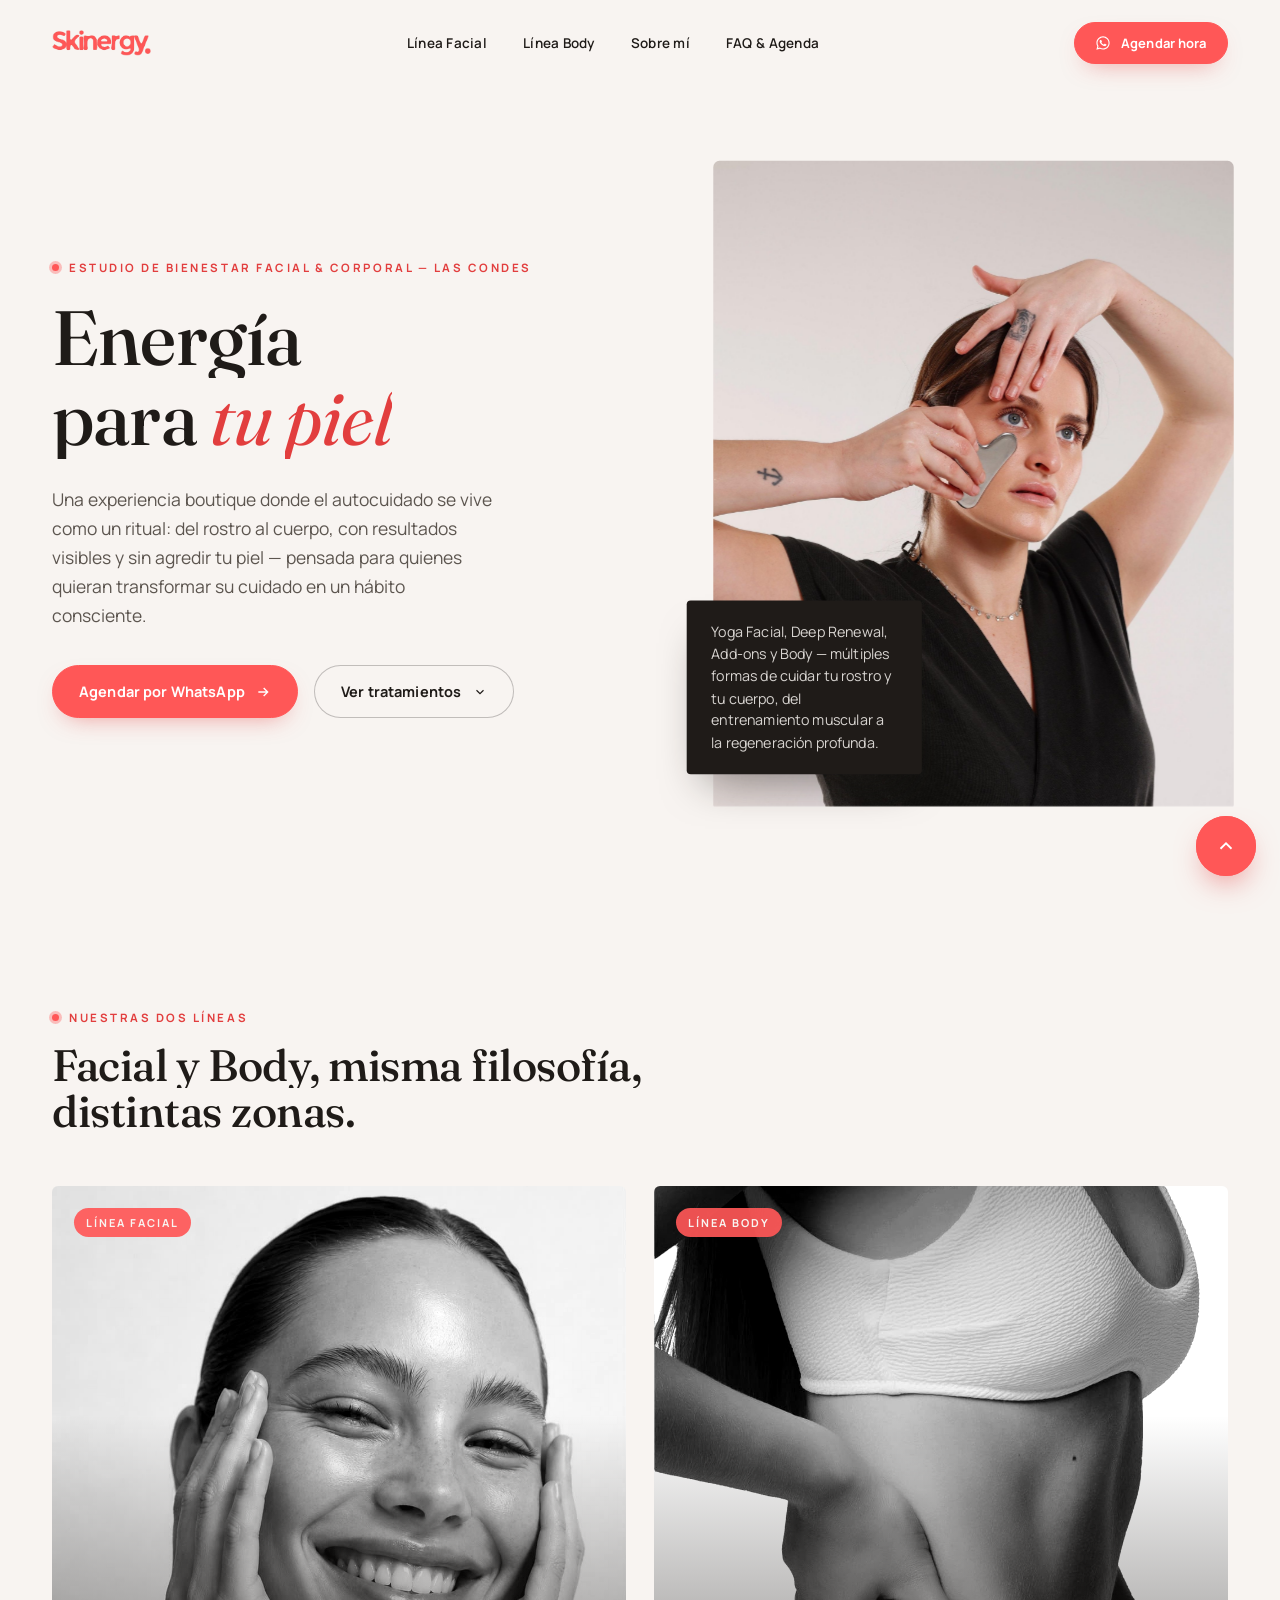
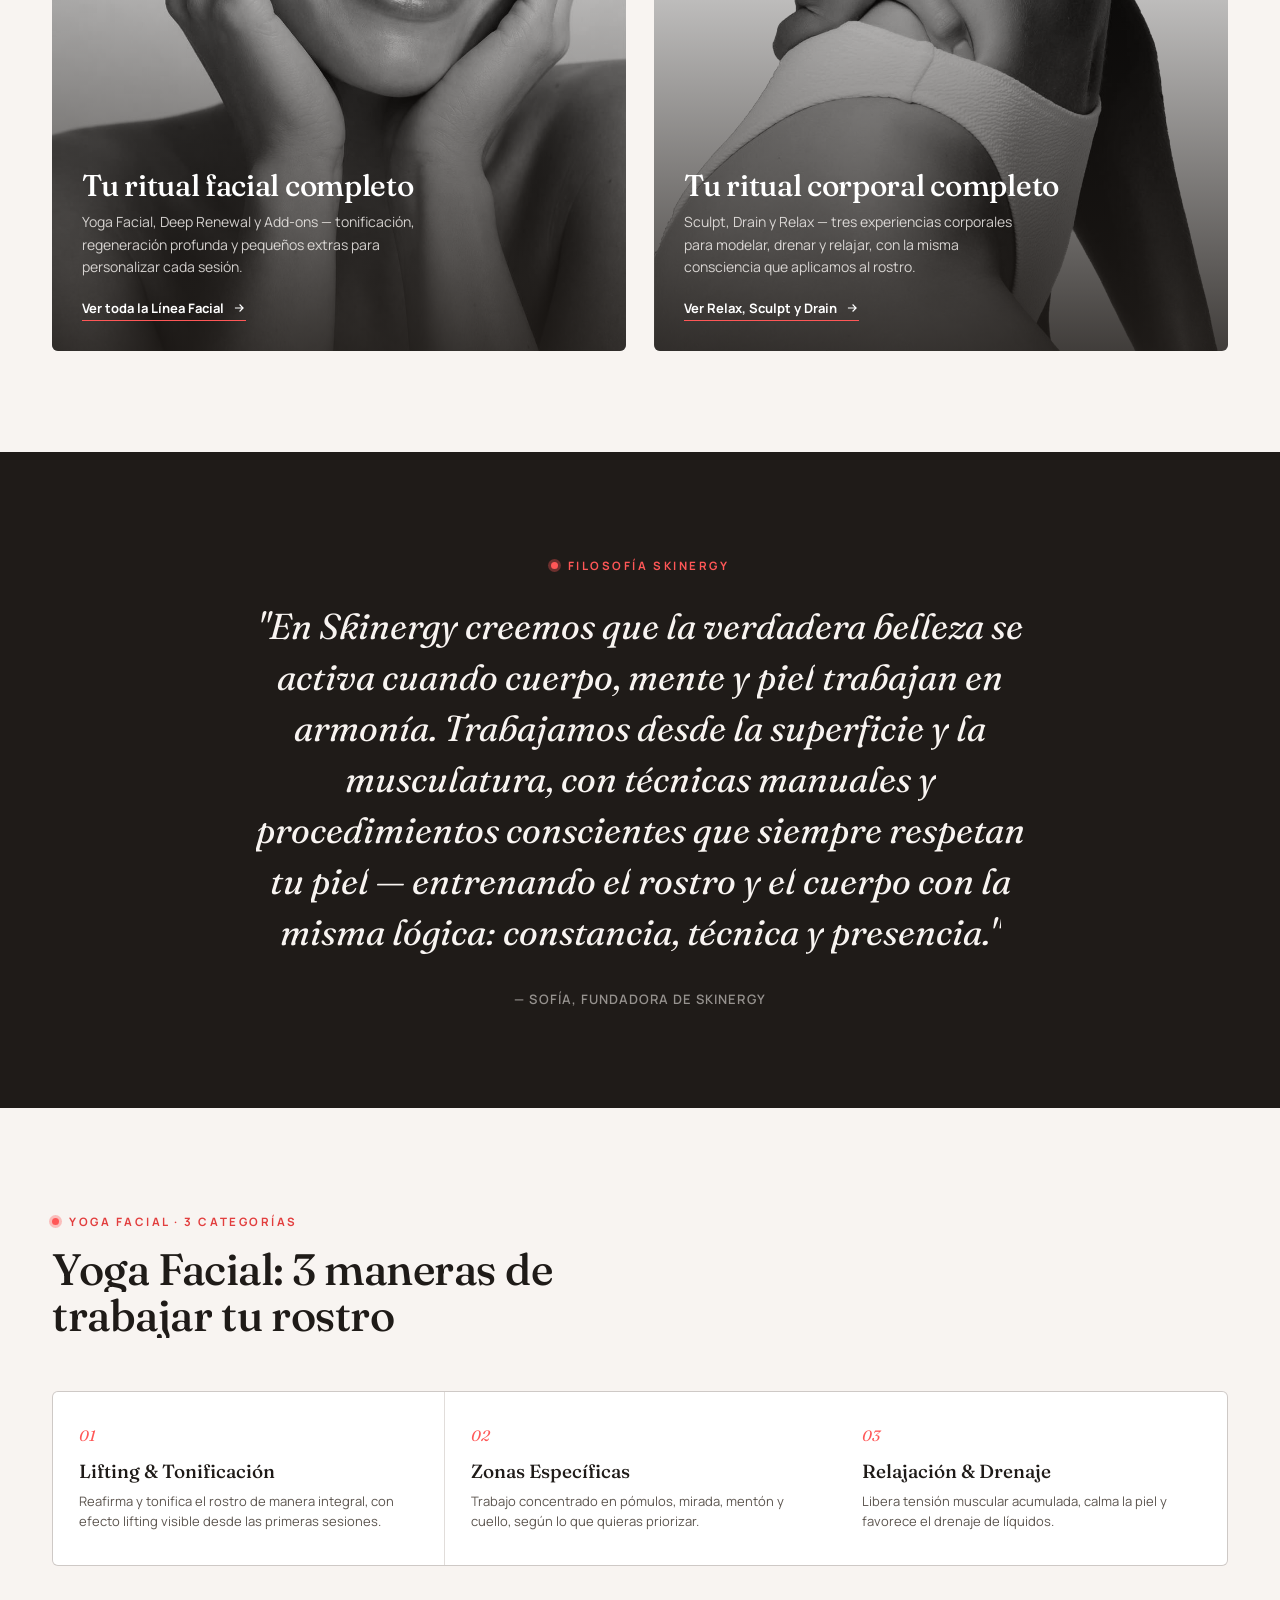
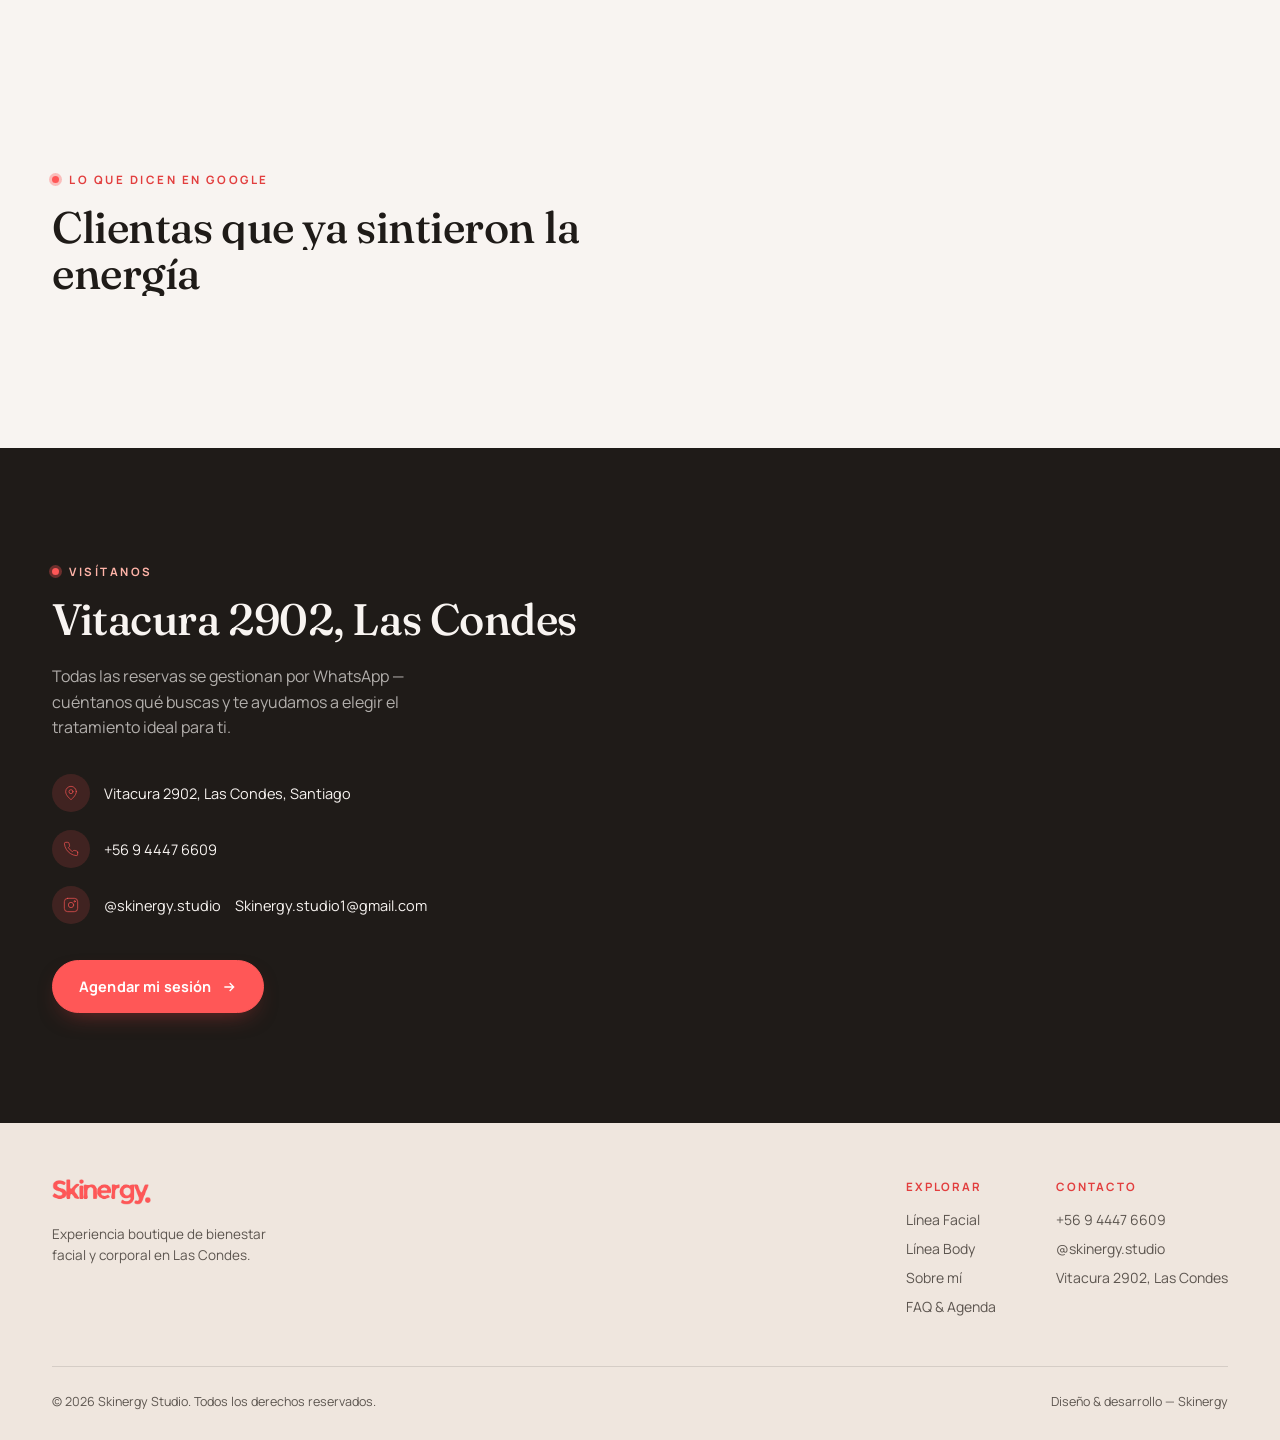
<file: index.html>
<!DOCTYPE html>
<html lang="es">
<head>
<meta charset="UTF-8">
<meta name="viewport" content="width=device-width, initial-scale=1.0, maximum-scale=1">
<title>Skinergy — Energía para tu piel</title>
<meta name="description" content="Skinergy, estudio boutique de bienestar facial y corporal en Vitacura 2902, Las Condes. Yoga Facial, Deep Renewal y tratamientos Body.">
<link rel="preconnect" href="https://fonts.googleapis.com">
<link rel="preconnect" href="https://fonts.gstatic.com" crossorigin>
<link href="https://fonts.googleapis.com/css2?family=Fraunces:ital,opsz,wght@0,9..144,300;0,9..144,400;0,9..144,500;0,9..144,600;1,9..144,400;1,9..144,500&family=Manrope:wght@300;400;500;600;700;800&display=swap" rel="stylesheet">
<link rel="icon" type="image/png" sizes="32x32" href="favicon-32.png">
<link rel="icon" type="image/png" sizes="16x16" href="favicon-16.png">
<link rel="apple-touch-icon" sizes="180x180" href="apple-touch-icon.png">
<link rel="stylesheet" href="styles.css">
<style>
  .hero{ padding:168px 0 100px; }
  .hero-grid{ display:grid; grid-template-columns:1.02fr 0.86fr; gap:64px; align-items:center; }
  .hero h1{ font-size:clamp(44px, 6vw, 78px); margin:22px 0 26px; }
  .hero p.lead{ font-size:17.5px; color:var(--ink-soft); max-width:440px; line-height:1.65; margin-bottom:36px; }
  .hero-ctas{ display:flex; gap:16px; flex-wrap:wrap; align-items:center; }
  .hero-visual{ position:relative; }
  .hero-photo-frame{ position:relative; aspect-ratio:4/5; border-radius:6px; overflow:hidden; }
  .hero-photo-frame img{ width:100%; height:100%; object-fit:cover; transform:scale(1.02); }
  .hero-badge{
    position:absolute; left:-26px; bottom:36px; background:var(--ink); color:var(--cream);
    padding:20px 24px; border-radius:4px; max-width:230px; box-shadow:0 24px 40px -18px rgba(31,27,24,.5); z-index:3;
  }
  .hero-badge p{ font-size:14px; line-height:1.55; color:rgba(248,244,241,.85); }
  @media(max-width:940px){
    .hero-grid{ grid-template-columns:1fr; gap:52px; }
    .hero{ padding:132px 0 70px; }
    .hero-visual{ order:-1; max-width:420px; margin:0 auto; }
    .hero-badge{
      position:static; left:auto; bottom:auto; margin-top:18px; max-width:none; width:100%;
      box-shadow:0 14px 28px -18px rgba(31,27,24,.35); text-align:center;
    }
  }
  @media(max-width:520px){
    .hero-visual{ max-width:320px; }
  }

  .lines{ display:grid; grid-template-columns:1fr 1fr; gap:28px; }
  @media(max-width:800px){ .lines{ grid-template-columns:1fr; } }
  .line-card{ position:relative; border-radius:6px; overflow:hidden; aspect-ratio:3/4; display:flex; flex-direction:column; justify-content:flex-end; isolation:isolate; }
  .line-card img{ position:absolute; inset:0; width:100%; height:100%; object-fit:cover; filter:grayscale(1) contrast(1.08); transition:filter 1s var(--ease), transform 1.2s var(--ease); z-index:-2; }
  .line-card::before{ content:""; position:absolute; inset:0; background:linear-gradient(180deg, rgba(31,27,24,0) 30%, rgba(31,27,24,.85) 100%); z-index:-1; }
  .line-card:hover img{ filter:grayscale(0) contrast(1.02) saturate(1.1); transform:scale(1.045); }
  .line-card .tag{ position:absolute; top:22px; left:22px; font-size:11px; font-weight:700; letter-spacing:.18em; text-transform:uppercase; color:var(--cream); background:rgba(255,87,87,.92); padding:7px 12px; border-radius:100px; }
  .line-card .body{ padding:30px; color:var(--cream); }
  .line-card h3{ font-size:30px; color:var(--white); margin-bottom:10px; }
  .line-card p{ font-size:14px; color:rgba(248,244,241,.82); line-height:1.6; max-width:340px; margin-bottom:18px; }
  .line-card .link{ display:inline-flex; align-items:center; gap:8px; font-size:13px; font-weight:700; color:var(--white); border-bottom:1px solid var(--coral); padding-bottom:3px; width:fit-content; }
  .line-card .link svg{ width:14px; height:14px; transition:transform .3s var(--ease); }
  .line-card:hover .link svg{ transform:translateX(4px); }

  .categories{ display:grid; grid-template-columns:repeat(3,1fr); gap:1px; background:rgba(31,27,24,.1); border:1px solid rgba(31,27,24,.1); border-radius:6px; overflow:hidden; }
  @media(max-width:900px){ .categories{ grid-template-columns:1fr; } }
  .cat{ --tiltX:0deg; --tiltY:0deg; --lift:0px; --mx:50%; --my:50%; position:relative; background:var(--white); padding:34px 26px; transform:perspective(1000px) rotateX(var(--tiltX)) rotateY(var(--tiltY)) translate3d(0,var(--lift),0); transition:background .5s var(--ease), transform .5s var(--ease), box-shadow .5s var(--ease); }
  .cat:hover{ background:var(--cream-warm); box-shadow:0 20px 32px -22px rgba(31,27,24,.3); }
  .cat::after{ content:""; position:absolute; inset:0; pointer-events:none; background:radial-gradient(220px circle at var(--mx) var(--my), rgba(255,87,87,.10), transparent 70%); opacity:0; transition:opacity .4s var(--ease); }
  .cat:hover::after{ opacity:1; }
  .cat .n{ font-family:'Fraunces',serif; font-style:italic; color:var(--coral); font-size:15px; margin-bottom:14px; display:block;}
  .cat h4{ font-family:'Fraunces',serif; font-weight:500; font-size:19px; margin-bottom:8px; }
  .cat p{ font-size:13px; color:var(--ink-soft); line-height:1.55; }

  .testi-grid{ display:grid; grid-template-columns:repeat(3,1fr); gap:22px; }
  @media(max-width:900px){ .testi-grid{ grid-template-columns:1fr; } }
  .testi{ --tiltX:0deg; --tiltY:0deg; --lift:0px; --mx:50%; --my:50%; position:relative; background:var(--white); border:1px solid rgba(31,27,24,.08); border-radius:6px; padding:30px 28px; transform:perspective(1000px) rotateX(var(--tiltX)) rotateY(var(--tiltY)) translate3d(0,var(--lift),0); transition:transform .5s var(--ease), box-shadow .5s var(--ease), border-color .5s var(--ease); }
  .testi:hover{ box-shadow:0 20px 32px -22px rgba(31,27,24,.28); border-color:var(--coral); }
  .testi::after{ content:""; position:absolute; inset:0; border-radius:inherit; pointer-events:none; background:radial-gradient(220px circle at var(--mx) var(--my), rgba(255,87,87,.10), transparent 70%); opacity:0; transition:opacity .4s var(--ease); }
  .testi:hover::after{ opacity:1; }
  .stars{ display:flex; gap:4px; margin-bottom:18px; }
  .stars svg{ width:15px; height:15px; fill:var(--coral); }
  .testi p{ font-size:15px; line-height:1.65; color:var(--ink); margin-bottom:20px; }
  .testi .who{ display:flex; align-items:center; gap:10px; font-size:13px; font-weight:700; color:var(--ink-soft); }
  .testi .who::before{ content:""; width:6px; height:6px; border-radius:50%; background:var(--coral); }

</style>
</head>
<body>

<header id="siteHeader">
  <div class="wrap nav-row">
    <a href="index.html" class="logo"><img src="logo-wordmark.png" alt="Skinergy — Energía para tu piel"></a>
    <nav class="links">
      <a href="facial.html">Línea Facial</a>
      <a href="body.html">Línea Body</a>
      <a href="about.html">Sobre mí</a>
      <a href="faq.html">FAQ &amp; Agenda</a>
    </nav>
    <div class="nav-cta">
      <a class="btn" href="https://wa.me/56944476609?text=Hola%2C%20quiero%20agendar%20una%20sesi%C3%B3n%20en%20Skinergy" target="_blank" rel="noopener">
        <svg viewBox="0 0 24 24" fill="currentColor"><path d="M12.04 2C6.58 2 2.13 6.45 2.13 11.91c0 1.75.46 3.46 1.32 4.96L2.05 22l5.25-1.38c1.45.79 3.08 1.21 4.74 1.21h.005c5.46 0 9.9-4.45 9.9-9.92C21.93 6.45 17.5 2 12.04 2Zm0 18.15h-.004a8.2 8.2 0 0 1-4.18-1.15l-.3-.18-3.12.82.83-3.04-.2-.31a8.19 8.19 0 0 1-1.26-4.38c0-4.54 3.7-8.24 8.25-8.24 2.2 0 4.27.86 5.83 2.42a8.19 8.19 0 0 1 2.42 5.83c0 4.55-3.7 8.23-8.25 8.23Zm4.52-6.17c-.25-.12-1.47-.72-1.7-.81-.23-.08-.4-.12-.56.13-.17.25-.64.81-.79.97-.14.17-.29.19-.54.06-.25-.12-1.04-.38-1.99-1.22-.73-.65-1.23-1.46-1.37-1.71-.15-.25-.02-.38.11-.5.11-.11.25-.29.37-.44.13-.14.17-.25.25-.42.08-.17.04-.31-.02-.44-.06-.12-.56-1.34-.76-1.84-.2-.48-.41-.42-.56-.42-.14-.01-.31-.01-.48-.01-.17 0-.44.06-.67.31-.23.25-.87.85-.87 2.08 0 1.23.89 2.41 1.02 2.58.12.17 1.76 2.69 4.27 3.77.6.26 1.06.41 1.43.53.6.19 1.15.16 1.58.1.48-.07 1.47-.6 1.68-1.18.21-.58.21-1.08.15-1.18-.06-.1-.23-.16-.48-.28Z"/></svg>
        <span class="long">Agendar hora</span>
      </a>
      <button class="burger" id="burgerBtn" aria-label="Abrir menú" aria-expanded="false">
        <span></span><span></span><span></span>
      </button>
    </div>
  </div>
  <div class="mobile-menu" id="mobileMenu">
    <div class="mobile-menu-inner">
      <a href="facial.html">Línea Facial</a>
      <a href="body.html">Línea Body</a>
      <a href="about.html">Sobre mí</a>
      <a href="faq.html">FAQ &amp; Agenda</a>
      <a class="btn" href="https://wa.me/56944476609?text=Hola%2C%20quiero%20agendar%20una%20sesi%C3%B3n%20en%20Skinergy" target="_blank" rel="noopener">Agendar por WhatsApp</a>
    </div>
  </div>
</header>

<main id="home">

  <section class="hero">
    <div class="wrap hero-grid">
      <div>
        <span class="load-reveal eyebrow">Estudio de bienestar facial &amp; corporal — Las Condes</span>
        <h1 class="load-reveal">Energía<br>para <em>tu piel</em></h1>
        <p class="load-reveal lead">Una experiencia boutique donde el autocuidado se vive como un ritual: del rostro al cuerpo, con resultados visibles y sin agredir tu piel — pensada para quienes quieran transformar su cuidado en un hábito consciente.</p>
        <div class="load-reveal hero-ctas">
          <a class="btn" href="https://wa.me/56944476609?text=Hola%2C%20quiero%20agendar%20una%20sesi%C3%B3n%20en%20Skinergy" target="_blank" rel="noopener">
            Agendar por WhatsApp
            <svg viewBox="0 0 24 24" fill="none" stroke="currentColor" stroke-width="2"><path d="M5 12h14M13 6l6 6-6 6"/></svg>
          </a>
          <div class="treat-dropdown">
            <button class="btn ghost" id="treatToggle" aria-expanded="false" aria-haspopup="true">
              Ver tratamientos
              <svg viewBox="0 0 24 24" fill="none" stroke="currentColor" stroke-width="2"><path d="M6 9l6 6 6-6"/></svg>
            </button>
            <div class="treat-dropdown-menu" id="treatMenu">
              <a href="facial.html">Línea Facial</a>
              <a href="body.html">Línea Body</a>
            </div>
          </div>
        </div>
      </div>

      <div class="hero-visual load-reveal">
        <div class="hero-photo-frame">
          <img src="hero-gua-sha.jpg" alt="Tratamiento facial en Skinergy" loading="lazy">
          <svg class="breath-ring" viewBox="-160 -160 320 320" preserveAspectRatio="xMidYMid meet">
            <circle cx="0" cy="0" r="60"></circle>
            <circle cx="0" cy="0" r="60"></circle>
            <circle cx="0" cy="0" r="60"></circle>
          </svg>
        </div>
        <div class="hero-badge">
          <p>Yoga Facial, Deep Renewal, Add-ons y Body — múltiples formas de cuidar tu rostro y tu cuerpo, del entrenamiento muscular a la regeneración profunda.</p>
        </div>
      </div>
    </div>
  </section>

  <section id="lineas">
    <div class="wrap">
      <div class="section-head reveal">
        <span class="eyebrow">Nuestras dos líneas</span>
        <h2>Facial y Body, misma filosofía, distintas zonas.</h2>
      </div>
      <div class="lines">
        <a class="line-card reveal reveal-rand" href="facial.html" aria-label="Explorar Línea Facial">
          <img src="cheeks-up.jpg" alt="Línea Facial Skinergy" loading="lazy">
          <span class="tag">Línea Facial</span>
          <div class="body">
            <h3>Tu ritual facial completo</h3>
            <p>Yoga Facial, Deep Renewal y Add-ons — tonificación, regeneración profunda y pequeños extras para personalizar cada sesión.</p>
            <span class="link">Ver toda la Línea Facial
              <svg viewBox="0 0 24 24" fill="none" stroke="currentColor" stroke-width="2"><path d="M5 12h14M13 6l6 6-6 6"/></svg>
            </span>
          </div>
        </a>
        <a class="line-card reveal reveal-rand" href="body.html" aria-label="Explorar Línea Body">
          <img src="body-sculpt.jpg" alt="Línea Body Skinergy" loading="lazy">
          <span class="tag">Línea Body</span>
          <div class="body">
            <h3>Tu ritual corporal completo</h3>
            <p>Sculpt, Drain y Relax — tres experiencias corporales para modelar, drenar y relajar, con la misma consciencia que aplicamos al rostro.</p>
            <span class="link">Ver Relax, Sculpt y Drain
              <svg viewBox="0 0 24 24" fill="none" stroke="currentColor" stroke-width="2"><path d="M5 12h14M13 6l6 6-6 6"/></svg>
            </span>
          </div>
        </a>
      </div>
    </div>
  </section>

  <section class="quote-section">
    <div class="wrap quote-wrap">
      <span class="eyebrow">Filosofía Skinergy</span>
      <blockquote class="reveal">"En Skinergy creemos que la verdadera belleza se activa cuando cuerpo, mente y piel trabajan en armonía. Trabajamos desde la superficie y la musculatura, con técnicas manuales y procedimientos conscientes que siempre respetan tu piel — entrenando el rostro y el cuerpo con la misma lógica: constancia, técnica y presencia."</blockquote>
      <p class="attribution">— Sofía, fundadora de Skinergy</p>
    </div>
  </section>

  <section>
    <div class="wrap">
      <div class="section-head reveal">
        <span class="eyebrow">Yoga Facial · 3 categorías</span>
        <h2>Yoga Facial: 3 maneras de trabajar tu rostro</h2>
      </div>
      <div class="categories">
        <div class="cat reveal reveal-seq"><span class="n">01</span><h4>Lifting &amp; Tonificación</h4><p>Reafirma y tonifica el rostro de manera integral, con efecto lifting visible desde las primeras sesiones.</p></div>
        <div class="cat reveal reveal-seq"><span class="n">02</span><h4>Zonas Específicas</h4><p>Trabajo concentrado en pómulos, mirada, mentón y cuello, según lo que quieras priorizar.</p></div>
        <div class="cat reveal reveal-seq"><span class="n">03</span><h4>Relajación &amp; Drenaje</h4><p>Libera tensión muscular acumulada, calma la piel y favorece el drenaje de líquidos.</p></div>
      </div>
    </div>
  </section>

  <section>
    <div class="wrap">
      <div class="section-head reveal">
        <span class="eyebrow">Lo que dicen en Google</span>
        <h2>Clientas que ya sintieron la energía</h2>
      </div>
      <!-- Elfsight Google Reviews | Skinergy -->
      <script src="https://elfsightcdn.com/platform.js" async></script>
      <div class="elfsight-app-10ce0b70-ac7c-4a63-a1a3-6ba21adb38d9" data-elfsight-app-lazy></div>
    </div>
  </section>

  <section class="contact-band">
    <div class="wrap contact-grid">
      <div>
        <span class="reveal eyebrow on-dark">Visítanos</span>
        <h2 class="reveal">Vitacura 2902, Las Condes</h2>
        <p class="reveal lead">Todas las reservas se gestionan por WhatsApp — cuéntanos qué buscas y te ayudamos a elegir el tratamiento ideal para ti.</p>
        <div class="info-list reveal">
          <div class="info-row">
            <span class="ico"><svg viewBox="0 0 24 24" fill="none" stroke-linecap="round" stroke-linejoin="round"><path d="M20 10c0 6-8 12-8 12s-8-6-8-12a8 8 0 0 1 16 0Z"/><circle cx="12" cy="10" r="3"/></svg></span>
            <span>Vitacura 2902, Las Condes, Santiago</span>
          </div>
          <div class="info-row">
            <span class="ico"><svg viewBox="0 0 24 24" fill="none" stroke-linecap="round" stroke-linejoin="round"><path d="M22 16.92v3a2 2 0 0 1-2.18 2 19.79 19.79 0 0 1-8.63-3.07 19.5 19.5 0 0 1-6-6 19.79 19.79 0 0 1-3.07-8.67A2 2 0 0 1 4.11 2h3a2 2 0 0 1 2 1.72c.127.96.361 1.903.7 2.81a2 2 0 0 1-.45 2.11L8.09 9.91a16 16 0 0 0 6 6l1.27-1.27a2 2 0 0 1 2.11-.45c.907.339 1.85.573 2.81.7A2 2 0 0 1 22 16.92Z"/></svg></span>
            <a href="https://wa.me/56944476609" target="_blank" rel="noopener">+56 9 4447 6609</a>
          </div>
          <div class="info-row">
            <span class="ico"><svg viewBox="0 0 24 24" fill="none" stroke-linecap="round" stroke-linejoin="round"><rect x="2" y="2" width="20" height="20" rx="5"/><circle cx="12" cy="12" r="4"/><circle cx="17.5" cy="6.5" r="1"/></svg></span>
            <a href="https://www.instagram.com/skinergy.studio/" target="_blank" rel="noopener">@skinergy.studio</a>
          <a href="mailto:Skinergy.studio1@gmail.com">Skinergy.studio1@gmail.com</a>
          </div>
        </div>
        <a class="btn reveal" href="https://wa.me/56944476609?text=Hola%2C%20quiero%20agendar%20una%20sesi%C3%B3n%20en%20Skinergy" target="_blank" rel="noopener">
          Agendar mi sesión
          <svg viewBox="0 0 24 24" fill="none" stroke="currentColor" stroke-width="2"><path d="M5 12h14M13 6l6 6-6 6"/></svg>
        </a>
      </div>
      <div class="map-frame reveal">
        <iframe src="https://www.google.com/maps?q=Skinergy+-+Energ%C3%ADa+para+tu+piel&ll=-33.4123653,-70.6027542&z=17&output=embed" width="100%" height="100%" style="border:0;" loading="lazy" referrerpolicy="no-referrer-when-downgrade" title="Estudio Skinergy — Av. Vitacura 2902, Las Condes"></iframe>
      </div>
    </div>
  </section>

</main>

<footer>
  <div class="wrap">
    <div class="footer-top">
      <div>
        <a href="index.html" class="logo"><img src="logo-wordmark.png" alt="Skinergy — Energía para tu piel"></a>
        <p style="margin-top:14px; max-width:240px; font-size:13.5px; color:var(--ink-soft); line-height:1.6;">Experiencia boutique de bienestar facial y corporal en Las Condes.</p>
      </div>
      <div class="footer-cols">
        <div class="footer-col">
          <h5>Explorar</h5>
          <a href="facial.html">Línea Facial</a>
          <a href="body.html">Línea Body</a>
          <a href="about.html">Sobre mí</a>
          <a href="faq.html">FAQ &amp; Agenda</a>
        </div>
        <div class="footer-col">
          <h5>Contacto</h5>
          <a href="https://wa.me/56944476609" target="_blank" rel="noopener">+56 9 4447 6609</a>
          <a href="https://www.instagram.com/skinergy.studio/" target="_blank" rel="noopener">@skinergy.studio</a>
          <a href="faq.html#ubicacion">Vitacura 2902, Las Condes</a>
        </div>
      </div>
    </div>
    <div class="footer-bottom">
      <p>© 2026 Skinergy Studio. Todos los derechos reservados.</p>
      <p>Diseño &amp; desarrollo — Skinergy</p>
    </div>
  </div>
</footer>

<div class="fab-group" id="fabGroup">
  <div class="fab-options">
    <a class="fab-item" href="https://www.instagram.com/skinergy.studio/" target="_blank" rel="noopener" aria-label="Instagram">
      <svg viewBox="0 0 24 24"><path d="M12 2.163c3.204 0 3.584.012 4.85.07 3.252.148 4.771 1.691 4.919 4.919.058 1.265.069 1.645.069 4.849 0 3.205-.012 3.584-.069 4.849-.149 3.225-1.664 4.771-4.919 4.919-1.266.058-1.644.07-4.85.07-3.204 0-3.584-.012-4.849-.07-3.26-.149-4.771-1.699-4.919-4.92-.058-1.265-.07-1.644-.07-4.849 0-3.204.013-3.583.07-4.849.149-3.227 1.664-4.771 4.919-4.919 1.266-.057 1.645-.069 4.849-.069zm0-2.163c-3.259 0-3.667.014-4.947.072-4.358.2-6.78 2.618-6.98 6.98-.059 1.281-.073 1.689-.073 4.948 0 3.259.014 3.668.072 4.948.2 4.358 2.618 6.78 6.98 6.98 1.281.058 1.689.072 4.948.072 3.259 0 3.668-.014 4.948-.072 4.354-.2 6.782-2.618 6.979-6.98.059-1.28.073-1.689.073-4.948 0-3.259-.014-3.667-.072-4.947-.196-4.354-2.617-6.78-6.979-6.98-1.281-.059-1.69-.073-4.949-.073zm0 5.838c-3.403 0-6.162 2.759-6.162 6.162s2.759 6.163 6.162 6.163 6.162-2.759 6.162-6.163c0-3.403-2.759-6.162-6.162-6.162zm0 10.162c-2.209 0-4-1.79-4-4 0-2.209 1.791-4 4-4s4 1.791 4 4c0 2.21-1.791 4-4 4zm6.406-11.845c-.796 0-1.441.645-1.441 1.44s.645 1.44 1.441 1.44c.795 0 1.439-.645 1.439-1.44s-.644-1.44-1.439-1.44z"/></svg>
    </a>
    <a class="fab-item" href="https://wa.me/56944476609?text=Hola%2C%20quiero%20agendar%20una%20sesi%C3%B3n%20en%20Skinergy" target="_blank" rel="noopener" aria-label="WhatsApp">
      <svg viewBox="0 0 24 24"><path d="M12.04 2C6.58 2 2.13 6.45 2.13 11.91c0 1.75.46 3.46 1.32 4.96L2.05 22l5.25-1.38c1.45.79 3.08 1.21 4.74 1.21h.005c5.46 0 9.9-4.45 9.9-9.92C21.93 6.45 17.5 2 12.04 2Zm0 18.15h-.004a8.2 8.2 0 0 1-4.18-1.15l-.3-.18-3.12.82.83-3.04-.2-.31a8.19 8.19 0 0 1-1.26-4.38c0-4.54 3.7-8.24 8.25-8.24 2.2 0 4.27.86 5.83 2.42a8.19 8.19 0 0 1 2.42 5.83c0 4.55-3.7 8.23-8.25 8.23Zm4.52-6.17c-.25-.12-1.47-.72-1.7-.81-.23-.08-.4-.12-.56.13-.17.25-.64.81-.79.97-.14.17-.29.19-.54.06-.25-.12-1.04-.38-1.99-1.22-.73-.65-1.23-1.46-1.37-1.71-.15-.25-.02-.38.11-.5.11-.11.25-.29.37-.44.13-.14.17-.25.25-.42.08-.17.04-.31-.02-.44-.06-.12-.56-1.34-.76-1.84-.2-.48-.41-.42-.56-.42-.14-.01-.31-.01-.48-.01-.17 0-.44.06-.67.31-.23.25-.87.85-.87 2.08 0 1.23.89 2.41 1.02 2.58.12.17 1.76 2.69 4.27 3.77.6.26 1.06.41 1.43.53.6.19 1.15.16 1.58.1.48-.07 1.47-.6 1.68-1.18.21-.58.21-1.08.15-1.18-.06-.1-.23-.16-.48-.28Z"/></svg>
    </a>
  </div>
  <button class="fab-toggle" id="fabToggle" aria-label="Mostrar contacto" aria-expanded="false">
    <span class="pulse"></span>
    <svg viewBox="0 0 24 24" fill="none" stroke="currentColor" stroke-width="2"><path d="M6 15l6-6 6 6"/></svg>
  </button>
</div>

<script src="script.js"></script>
</body>
</html>
</file>
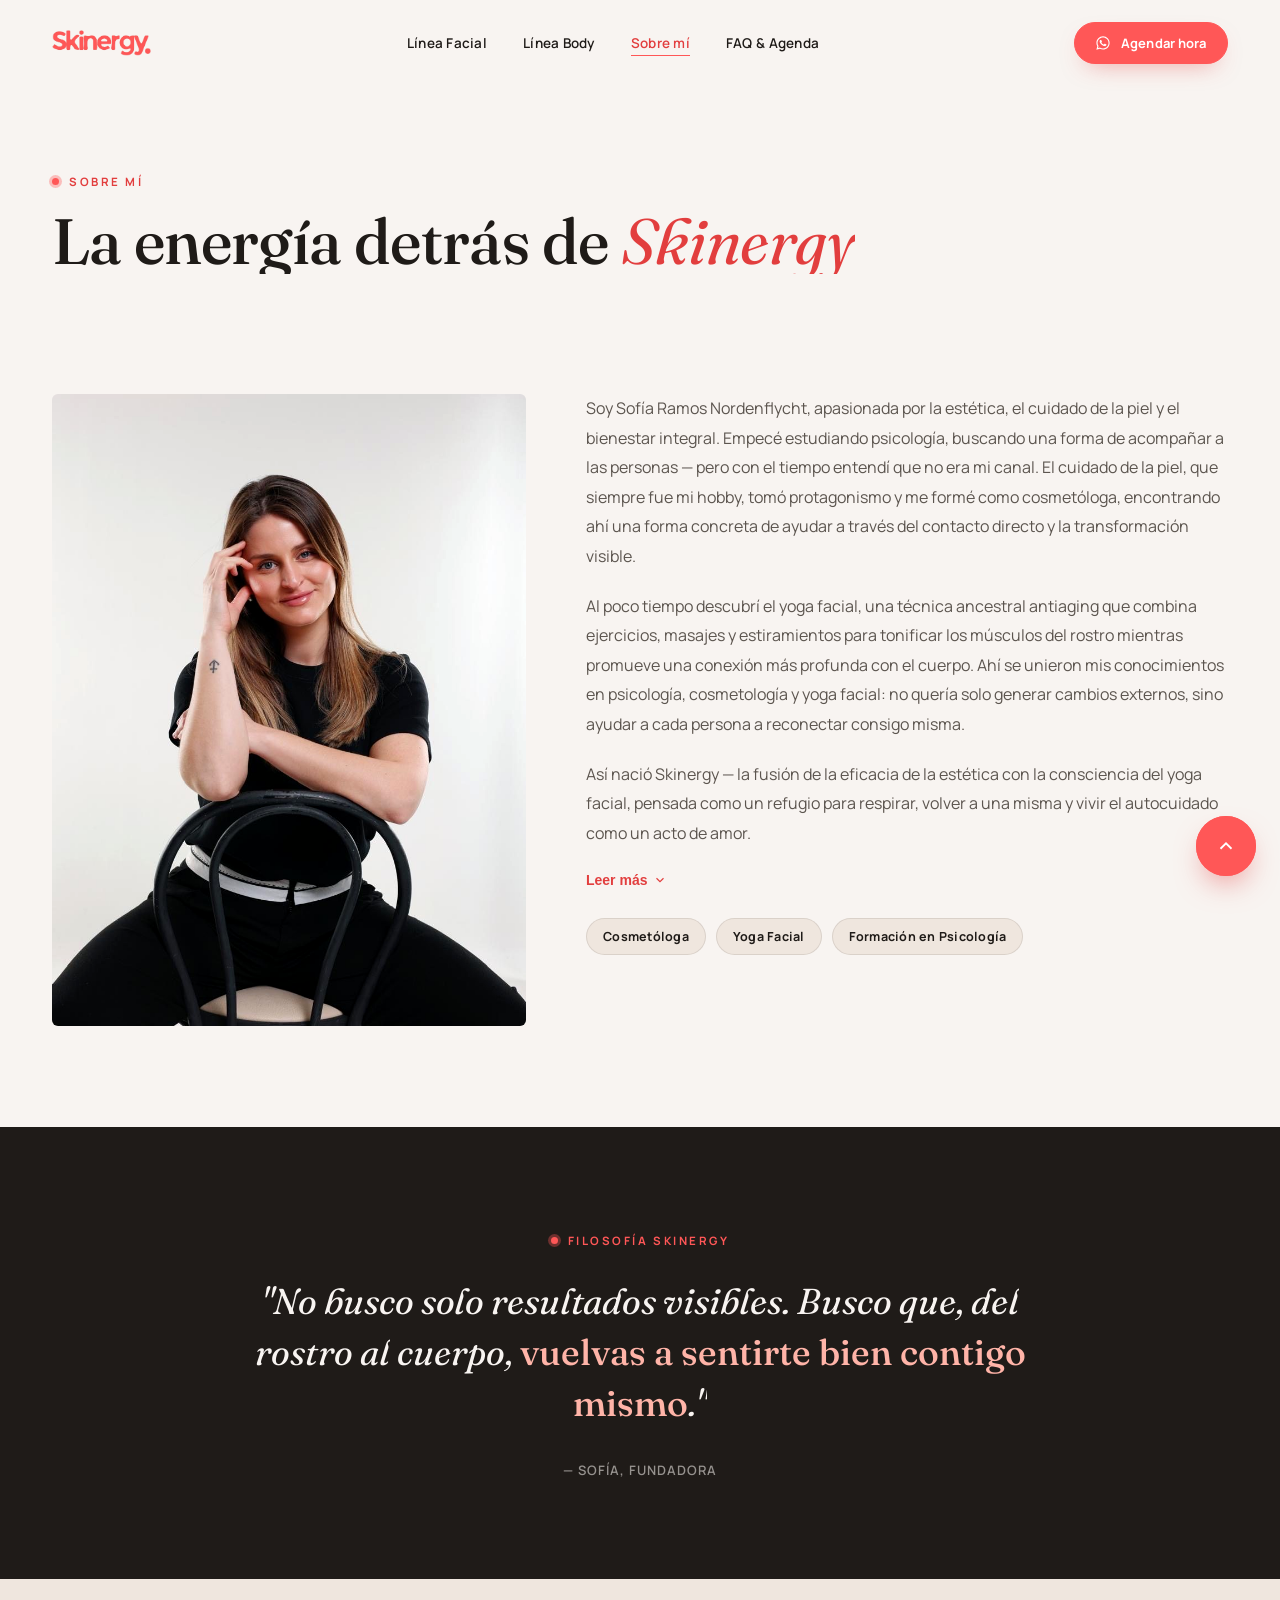
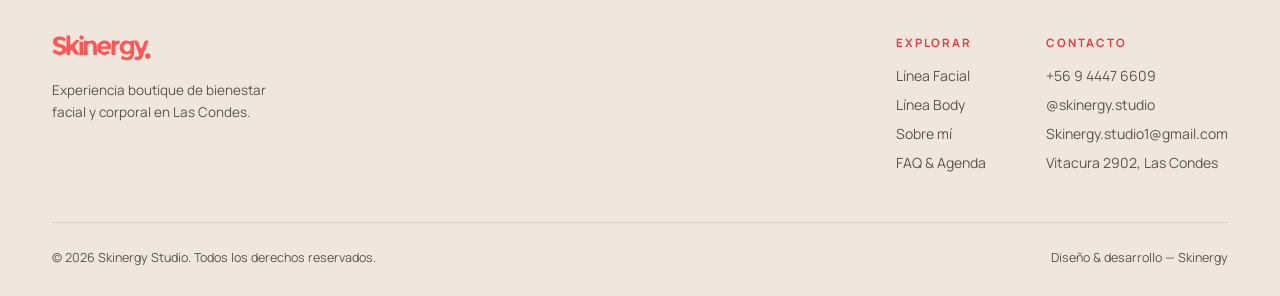
<file: about.html>
<!DOCTYPE html>
<html lang="es">
<head>
<meta charset="UTF-8">
<meta name="viewport" content="width=device-width, initial-scale=1.0, maximum-scale=1">
<title>Sobre mí — Skinergy</title>
<meta name="description" content="Conoce a Sofía, fundadora de Skinergy, estudio boutique de bienestar facial y corporal en Las Condes.">
<link rel="preconnect" href="https://fonts.googleapis.com">
<link rel="preconnect" href="https://fonts.gstatic.com" crossorigin>
<link href="https://fonts.googleapis.com/css2?family=Fraunces:ital,opsz,wght@0,9..144,300;0,9..144,400;0,9..144,500;0,9..144,600;1,9..144,400;1,9..144,500&family=Manrope:wght@300;400;500;600;700;800&display=swap" rel="stylesheet">
<link rel="icon" type="image/png" sizes="32x32" href="favicon-32.png">
<link rel="icon" type="image/png" sizes="16x16" href="favicon-16.png">
<link rel="apple-touch-icon" sizes="180x180" href="apple-touch-icon.png">
<link rel="stylesheet" href="styles.css">
</head>
<body>

<header id="siteHeader">
  <div class="wrap nav-row">
    <a href="index.html" class="logo"><img src="logo-wordmark.png" alt="Skinergy — Energía para tu piel"></a>
    <nav class="links">
      <a href="facial.html">Línea Facial</a>
      <a href="body.html">Línea Body</a>
      <a href="about.html" class="active">Sobre mí</a>
      <a href="faq.html">FAQ &amp; Agenda</a>
    </nav>
    <div class="nav-cta">
      <a class="btn" href="https://wa.me/56944476609?text=Hola%2C%20quiero%20agendar%20una%20sesi%C3%B3n%20en%20Skinergy" target="_blank" rel="noopener">
        <svg viewBox="0 0 24 24" fill="currentColor"><path d="M12.04 2C6.58 2 2.13 6.45 2.13 11.91c0 1.75.46 3.46 1.32 4.96L2.05 22l5.25-1.38c1.45.79 3.08 1.21 4.74 1.21h.005c5.46 0 9.9-4.45 9.9-9.92C21.93 6.45 17.5 2 12.04 2Zm0 18.15h-.004a8.2 8.2 0 0 1-4.18-1.15l-.3-.18-3.12.82.83-3.04-.2-.31a8.19 8.19 0 0 1-1.26-4.38c0-4.54 3.7-8.24 8.25-8.24 2.2 0 4.27.86 5.83 2.42a8.19 8.19 0 0 1 2.42 5.83c0 4.55-3.7 8.23-8.25 8.23Zm4.52-6.17c-.25-.12-1.47-.72-1.7-.81-.23-.08-.4-.12-.56.13-.17.25-.64.81-.79.97-.14.17-.29.19-.54.06-.25-.12-1.04-.38-1.99-1.22-.73-.65-1.23-1.46-1.37-1.71-.15-.25-.02-.38.11-.5.11-.11.25-.29.37-.44.13-.14.17-.25.25-.42.08-.17.04-.31-.02-.44-.06-.12-.56-1.34-.76-1.84-.2-.48-.41-.42-.56-.42-.14-.01-.31-.01-.48-.01-.17 0-.44.06-.67.31-.23.25-.87.85-.87 2.08 0 1.23.89 2.41 1.02 2.58.12.17 1.76 2.69 4.27 3.77.6.26 1.06.41 1.43.53.6.19 1.15.16 1.58.1.48-.07 1.47-.6 1.68-1.18.21-.58.21-1.08.15-1.18-.06-.1-.23-.16-.48-.28Z"/></svg>
        <span class="long">Agendar hora</span>
      </a>
      <button class="burger" id="burgerBtn" aria-label="Abrir menú" aria-expanded="false">
        <span></span><span></span><span></span>
      </button>
    </div>
  </div>
  <div class="mobile-menu" id="mobileMenu">
    <div class="mobile-menu-inner">
      <a href="facial.html">Línea Facial</a>
      <a href="body.html">Línea Body</a>
      <a href="about.html" class="active">Sobre mí</a>
      <a href="faq.html">FAQ &amp; Agenda</a>
      <a class="btn" href="https://wa.me/56944476609?text=Hola%2C%20quiero%20agendar%20una%20sesi%C3%B3n%20en%20Skinergy" target="_blank" rel="noopener">Agendar por WhatsApp</a>
    </div>
  </div>
</header>

<main>

  <section class="page-hero" style="padding-bottom:0;">
    <div class="wrap">
      <span class="eyebrow load-reveal">Sobre mí</span>
      <h1 class="load-reveal">La energía detrás de <em>Skinergy</em></h1>
    </div>
  </section>

  <section>
    <div class="wrap">
      <div class="about-grid">
        <div class="about-photo reveal">
          <img src="about-sofia.jpg" alt="Sofía, fundadora de Skinergy" loading="lazy">
        </div>
        <div class="about-copy reveal">
          <p>Soy Sofía Ramos Nordenflycht, apasionada por la estética, el cuidado de la piel y el bienestar integral. Empecé estudiando psicología, buscando una forma de acompañar a las personas — pero con el tiempo entendí que no era mi canal. El cuidado de la piel, que siempre fue mi hobby, tomó protagonismo y me formé como cosmetóloga, encontrando ahí una forma concreta de ayudar a través del contacto directo y la transformación visible.</p>
          <p>Al poco tiempo descubrí el yoga facial, una técnica ancestral antiaging que combina ejercicios, masajes y estiramientos para tonificar los músculos del rostro mientras promueve una conexión más profunda con el cuerpo. Ahí se unieron mis conocimientos en psicología, cosmetología y yoga facial: no quería solo generar cambios externos, sino ayudar a cada persona a reconectar consigo misma.</p>
          <p>Así nació Skinergy — la fusión de la eficacia de la estética con la consciencia del yoga facial, pensada como un refugio para respirar, volver a una misma y vivir el autocuidado como un acto de amor.</p>

          <button class="read-more-btn">
            <span>Leer más</span>
            <svg viewBox="0 0 24 24" fill="none" stroke="currentColor" stroke-width="2"><path d="M6 9l6 6 6-6"/></svg>
          </button>

          <div class="extra">
            <p style="margin-top:20px;">Quería crear un encuentro entre la mente y la piel, que transformara la experiencia estética en algo más completo, porque entendí que la verdadera belleza se activa cuando cuerpo, mente y piel trabajan en armonía. Fue justo allí, en ese punto donde lo emocional y lo estético se encuentran, donde descubrí mi propósito: dar vida a Skinergy.</p>
            <p>Skinergy nació como la fusión de mis conocimientos, experiencias y pasiones: una propuesta innovadora centrada en el yoga facial personalizado, combinado con técnicas cosméticas clásicas y modernas, enfocada en entregar una experiencia de bienestar a largo plazo.</p>
            <p>Esa misma filosofía dio el siguiente paso natural: extender la mirada del rostro al cuerpo. Si el rostro tiene más de 40 músculos que se pueden entrenar, tonificar y relajar, el cuerpo no es distinto. La misma consciencia que aplicamos a una mirada cansada o una mandíbula tensa por bruxismo, la aplicamos a una espalda cargada de estrés o unas piernas con retención de líquidos. Skinergy dejó de ser únicamente un espacio de yoga facial para convertirse en un espacio de bienestar facial y corporal, sin perder ni un gramo de la esencia con la que nació.</p>
            <p>Está pensado para personas que no solo buscan resultados estéticos visibles y duraderos, sino que también quieran transformar el cuidado de su piel y su cuerpo en un hábito consciente, en una experiencia integral que las haga sentirse bien por dentro y por fuera.</p>
          </div>

          <div class="cert-list">
            <span class="cert-pill">Cosmetóloga</span>
            <span class="cert-pill">Yoga Facial</span>
            <span class="cert-pill">Formación en Psicología</span>
          </div>
        </div>
      </div>
    </div>
  </section>

  <section class="quote-section">
    <div class="wrap quote-wrap">
      <span class="eyebrow">Filosofía Skinergy</span>
      <blockquote class="reveal">"No busco solo resultados visibles. Busco que, del rostro al cuerpo, <b>vuelvas a sentirte bien contigo mismo</b>."</blockquote>
      <p class="attribution">— Sofía, fundadora</p>
    </div>
  </section>

</main>

<footer>
  <div class="wrap">
    <div class="footer-top">
      <div>
        <a href="index.html" class="logo"><img src="logo-wordmark.png" alt="Skinergy — Energía para tu piel"></a>
        <p style="margin-top:14px; max-width:240px; font-size:13.5px; color:var(--ink-soft); line-height:1.6;">Experiencia boutique de bienestar facial y corporal en Las Condes.</p>
      </div>
      <div class="footer-cols">
        <div class="footer-col">
          <h5>Explorar</h5>
          <a href="facial.html">Línea Facial</a>
          <a href="body.html">Línea Body</a>
          <a href="about.html">Sobre mí</a>
          <a href="faq.html">FAQ &amp; Agenda</a>
        </div>
        <div class="footer-col">
          <h5>Contacto</h5>
          <a href="https://wa.me/56944476609" target="_blank" rel="noopener">+56 9 4447 6609</a>
          <a href="https://www.instagram.com/skinergy.studio/" target="_blank" rel="noopener">@skinergy.studio</a>
          <a href="mailto:Skinergy.studio1@gmail.com">Skinergy.studio1@gmail.com</a>
          <a href="faq.html#ubicacion">Vitacura 2902, Las Condes</a>
        </div>
      </div>
    </div>
    <div class="footer-bottom">
      <p>© 2026 Skinergy Studio. Todos los derechos reservados.</p>
      <p>Diseño &amp; desarrollo — Skinergy</p>
    </div>
  </div>
</footer>

<div class="fab-group" id="fabGroup">
  <div class="fab-options">
    <a class="fab-item" href="https://www.instagram.com/skinergy.studio/" target="_blank" rel="noopener" aria-label="Instagram">
      <svg viewBox="0 0 24 24"><path d="M12 2.163c3.204 0 3.584.012 4.85.07 3.252.148 4.771 1.691 4.919 4.919.058 1.265.069 1.645.069 4.849 0 3.205-.012 3.584-.069 4.849-.149 3.225-1.664 4.771-4.919 4.919-1.266.058-1.644.07-4.85.07-3.204 0-3.584-.012-4.849-.07-3.26-.149-4.771-1.699-4.919-4.92-.058-1.265-.07-1.644-.07-4.849 0-3.204.013-3.583.07-4.849.149-3.227 1.664-4.771 4.919-4.919 1.266-.057 1.645-.069 4.849-.069zm0-2.163c-3.259 0-3.667.014-4.947.072-4.358.2-6.78 2.618-6.98 6.98-.059 1.281-.073 1.689-.073 4.948 0 3.259.014 3.668.072 4.948.2 4.358 2.618 6.78 6.98 6.98 1.281.058 1.689.072 4.948.072 3.259 0 3.668-.014 4.948-.072 4.354-.2 6.782-2.618 6.979-6.98.059-1.28.073-1.689.073-4.948 0-3.259-.014-3.667-.072-4.947-.196-4.354-2.617-6.78-6.979-6.98-1.281-.059-1.69-.073-4.949-.073zm0 5.838c-3.403 0-6.162 2.759-6.162 6.162s2.759 6.163 6.162 6.163 6.162-2.759 6.162-6.163c0-3.403-2.759-6.162-6.162-6.162zm0 10.162c-2.209 0-4-1.79-4-4 0-2.209 1.791-4 4-4s4 1.791 4 4c0 2.21-1.791 4-4 4zm6.406-11.845c-.796 0-1.441.645-1.441 1.44s.645 1.44 1.441 1.44c.795 0 1.439-.645 1.439-1.44s-.644-1.44-1.439-1.44z"/></svg>
    </a>
    <a class="fab-item" href="https://wa.me/56944476609?text=Hola%2C%20quiero%20agendar%20una%20sesi%C3%B3n%20en%20Skinergy" target="_blank" rel="noopener" aria-label="WhatsApp">
      <svg viewBox="0 0 24 24"><path d="M12.04 2C6.58 2 2.13 6.45 2.13 11.91c0 1.75.46 3.46 1.32 4.96L2.05 22l5.25-1.38c1.45.79 3.08 1.21 4.74 1.21h.005c5.46 0 9.9-4.45 9.9-9.92C21.93 6.45 17.5 2 12.04 2Zm0 18.15h-.004a8.2 8.2 0 0 1-4.18-1.15l-.3-.18-3.12.82.83-3.04-.2-.31a8.19 8.19 0 0 1-1.26-4.38c0-4.54 3.7-8.24 8.25-8.24 2.2 0 4.27.86 5.83 2.42a8.19 8.19 0 0 1 2.42 5.83c0 4.55-3.7 8.23-8.25 8.23Zm4.52-6.17c-.25-.12-1.47-.72-1.7-.81-.23-.08-.4-.12-.56.13-.17.25-.64.81-.79.97-.14.17-.29.19-.54.06-.25-.12-1.04-.38-1.99-1.22-.73-.65-1.23-1.46-1.37-1.71-.15-.25-.02-.38.11-.5.11-.11.25-.29.37-.44.13-.14.17-.25.25-.42.08-.17.04-.31-.02-.44-.06-.12-.56-1.34-.76-1.84-.2-.48-.41-.42-.56-.42-.14-.01-.31-.01-.48-.01-.17 0-.44.06-.67.31-.23.25-.87.85-.87 2.08 0 1.23.89 2.41 1.02 2.58.12.17 1.76 2.69 4.27 3.77.6.26 1.06.41 1.43.53.6.19 1.15.16 1.58.1.48-.07 1.47-.6 1.68-1.18.21-.58.21-1.08.15-1.18-.06-.1-.23-.16-.48-.28Z"/></svg>
    </a>
  </div>
  <button class="fab-toggle" id="fabToggle" aria-label="Mostrar contacto" aria-expanded="false">
    <span class="pulse"></span>
    <svg viewBox="0 0 24 24" fill="none" stroke="currentColor" stroke-width="2"><path d="M6 15l6-6 6 6"/></svg>
  </button>
</div>

<script src="script.js"></script>
</body>
</html>
</file>
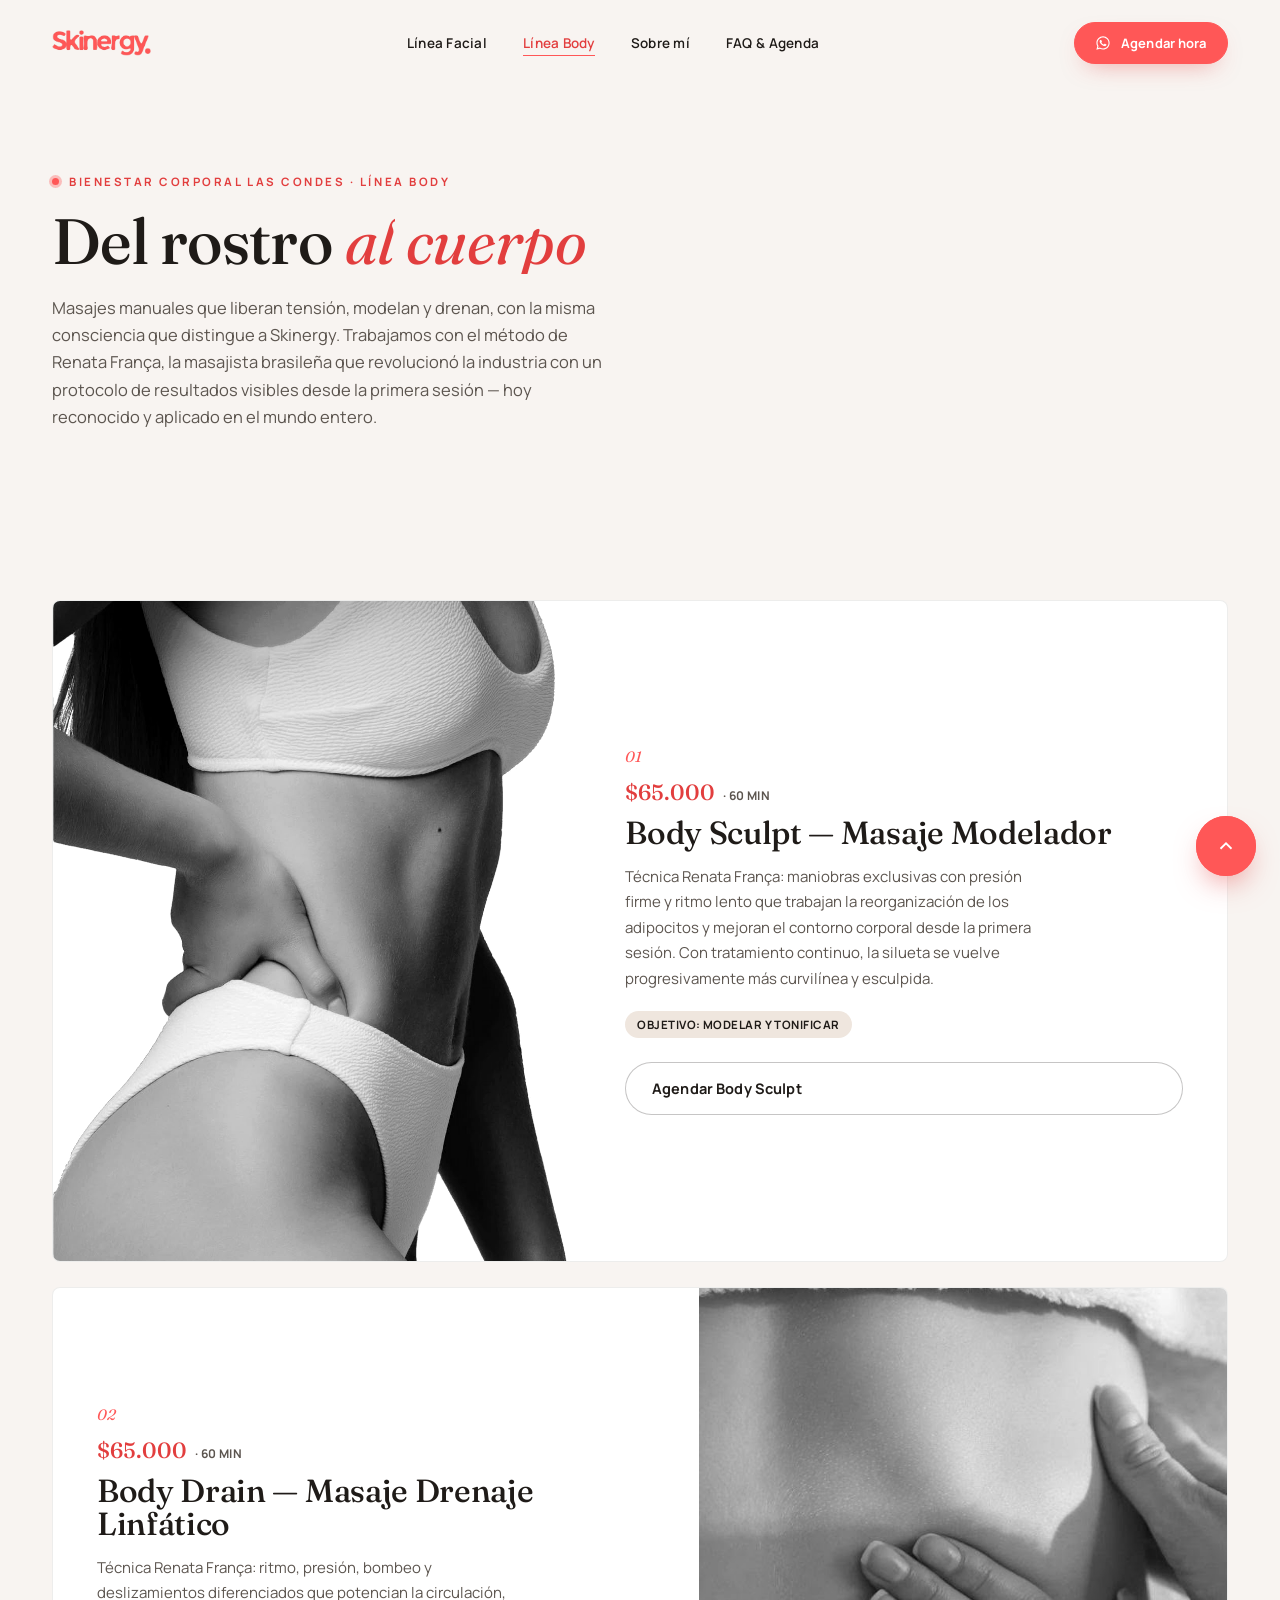
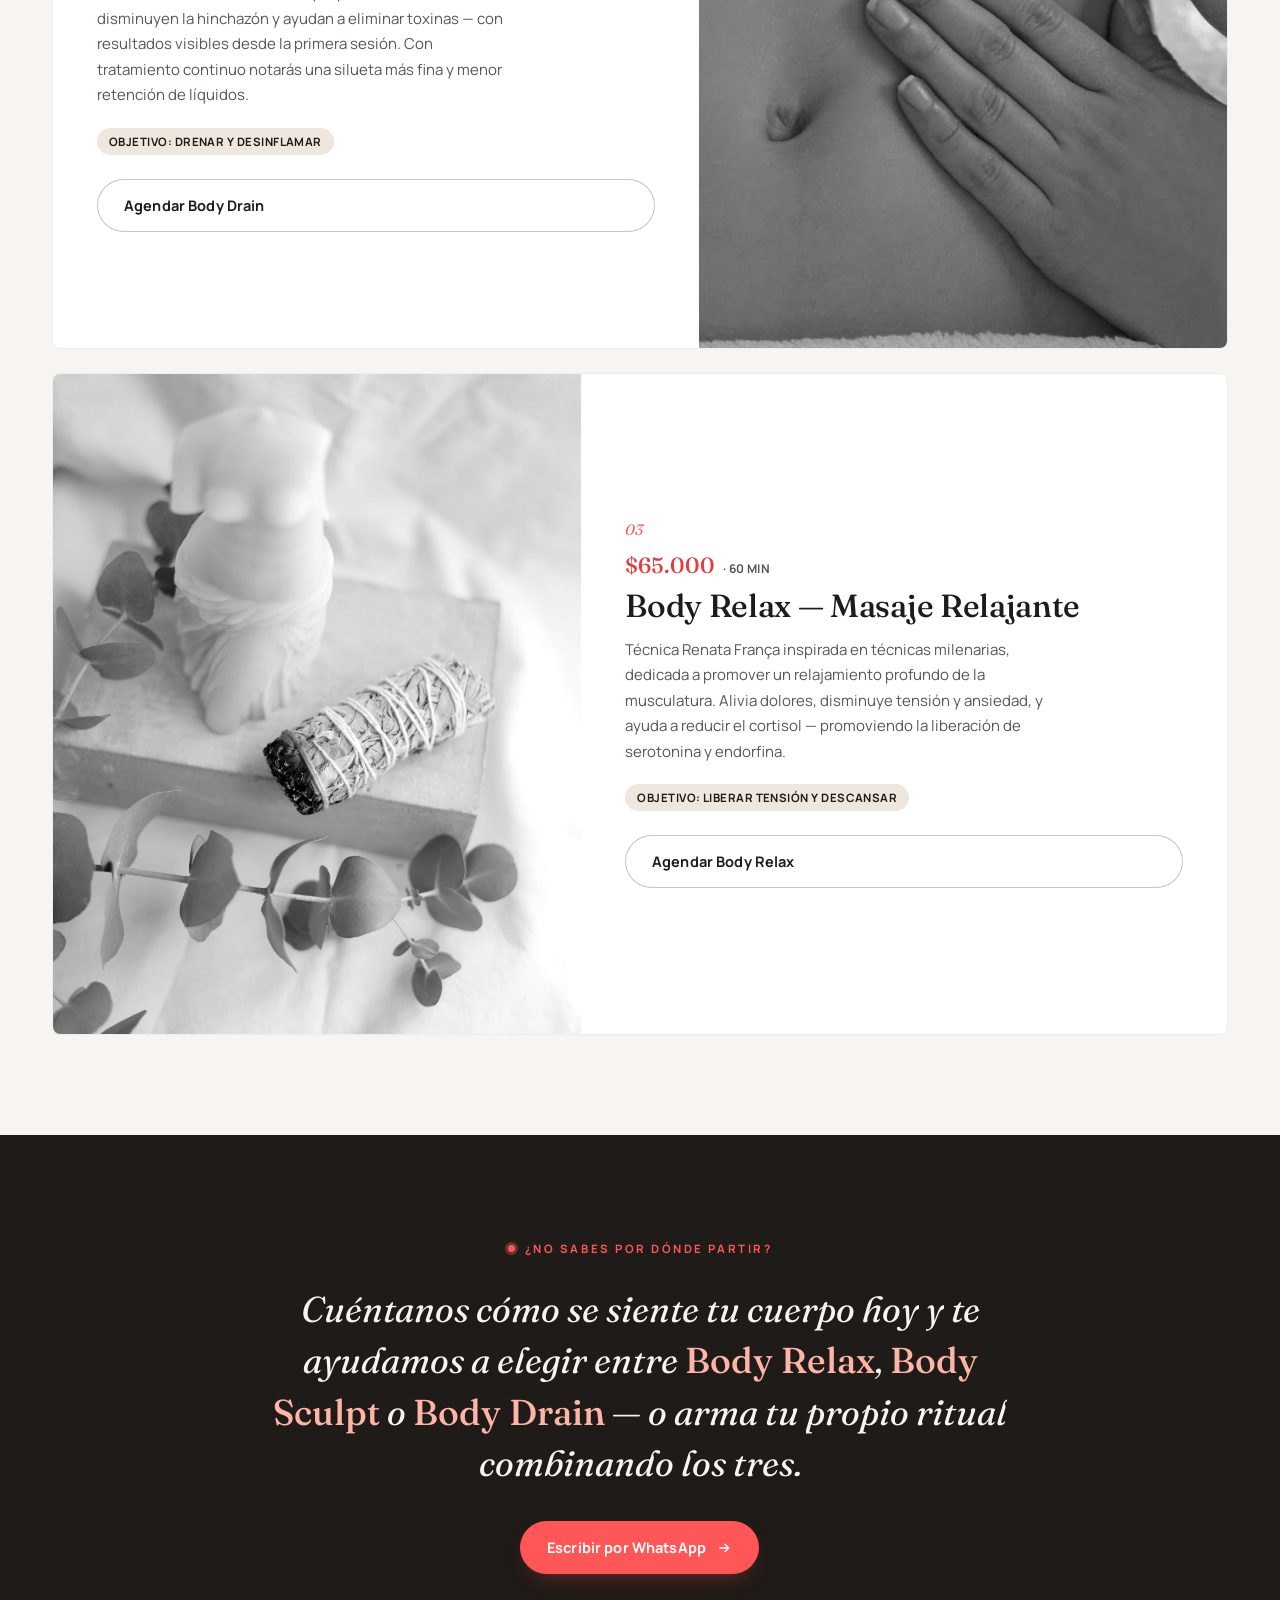
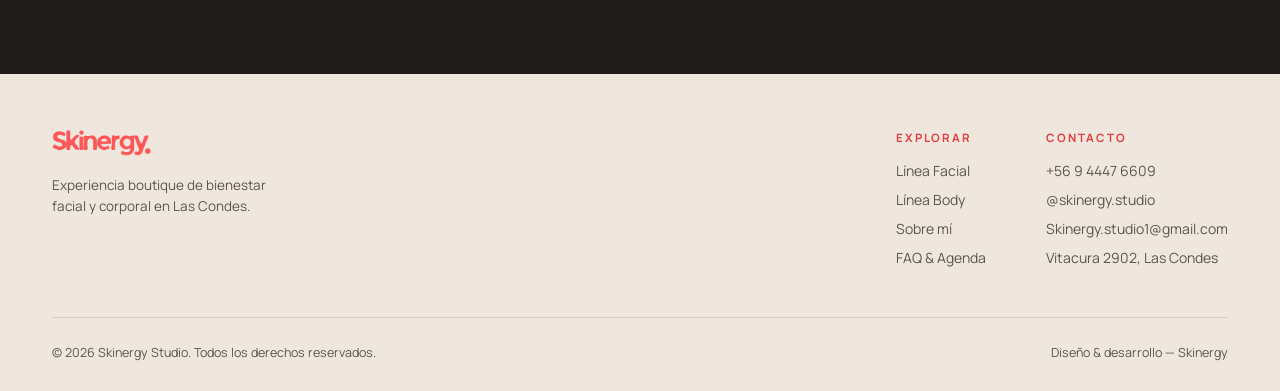
<file: body.html>
<!DOCTYPE html>
<html lang="es">
<head>
<meta charset="UTF-8">
<meta name="viewport" content="width=device-width, initial-scale=1.0, maximum-scale=1">
<title>Línea Body — Skinergy</title>
<meta name="description" content="Bienestar facial Las Condes: Body Relax, Body Sculpt y Body Drain en Skinergy, tratamientos corporales para soltar tensión, esculpir y drenar.">
<link rel="preconnect" href="https://fonts.googleapis.com">
<link rel="preconnect" href="https://fonts.gstatic.com" crossorigin>
<link href="https://fonts.googleapis.com/css2?family=Fraunces:ital,opsz,wght@0,9..144,300;0,9..144,400;0,9..144,500;0,9..144,600;1,9..144,400;1,9..144,500&family=Manrope:wght@300;400;500;600;700;800&display=swap" rel="stylesheet">
<link rel="icon" type="image/png" sizes="32x32" href="favicon-32.png">
<link rel="icon" type="image/png" sizes="16x16" href="favicon-16.png">
<link rel="apple-touch-icon" sizes="180x180" href="apple-touch-icon.png">
<link rel="stylesheet" href="styles.css">
<style>
  .body-grid{ display:flex; flex-direction:column; gap:24px; }
  .body-row{
    --tiltX:0deg; --tiltY:0deg; --lift:0px; --mx:50%; --my:50%;
    position:relative;
    display:grid; grid-template-columns:0.9fr 1.1fr; gap:0; border-radius:8px; overflow:hidden;
    background:var(--white);
    border:1px solid rgba(31,27,24,.08);
    transform:perspective(1200px) rotateX(var(--tiltX)) rotateY(var(--tiltY)) translate3d(0,var(--lift),0);
    transition:transform .5s var(--ease), box-shadow .5s var(--ease), border-color .5s var(--ease);
    will-change:transform;
  }
  .body-row:hover{ box-shadow:0 22px 40px -20px rgba(31,27,24,.28); border-color:var(--coral-soft); }
  .body-row::after{ content:""; position:absolute; inset:0; border-radius:inherit; pointer-events:none; background:radial-gradient(280px circle at var(--mx) var(--my), rgba(255,87,87,.08), transparent 70%); opacity:0; transition:opacity .4s var(--ease); }
  .body-row:hover::after{ opacity:1; }
  .body-row:nth-child(even){ direction:rtl; }
  .body-row:nth-child(even) > *{ direction:ltr; }
  .body-row .photo{ aspect-ratio:4/5; overflow:hidden; }
  .body-row .photo img{ width:100%; height:100%; object-fit:cover; filter:grayscale(1) contrast(1.06); transition:transform 1.1s var(--ease), filter 1.1s var(--ease); }
  .body-row:hover .photo img{ transform:scale(1.06); filter:grayscale(0) contrast(1.02) saturate(1.05); }
  .body-row .copy{ padding:44px; display:flex; flex-direction:column; justify-content:center; }
  .body-row .copy .n{ font-family:'Fraunces',serif; font-style:italic; color:var(--coral); font-size:15px; margin-bottom:12px; }
  .body-row .price-row{ display:flex; align-items:baseline; gap:8px; margin-bottom:10px; }
  .body-row .price-row .price{ font-family:'Fraunces',serif; font-size:22px; color:var(--coral-deep); font-weight:500; }
  .body-row .price-row .duration{ font-size:12px; color:var(--ink-soft); font-weight:700; letter-spacing:.03em; text-transform:uppercase; }
  .body-row .copy h3{ font-size:clamp(24px,3vw,32px); margin-bottom:14px; }
  .body-row .copy p{ color:var(--ink-soft); font-size:15px; line-height:1.7; margin-bottom:20px; max-width:420px; }
  .body-row .tags{ display:flex; gap:8px; flex-wrap:wrap; margin-bottom:24px; }
  .body-row .tags span{ font-size:11.5px; font-weight:700; letter-spacing:.04em; text-transform:uppercase; padding:6px 12px; border-radius:100px; background:var(--cream-warm); color:var(--ink); }
  @media(max-width:820px){
    .body-row{ grid-template-columns:1fr; }
    .body-row:nth-child(even){ direction:ltr; }
    .body-row .copy{ padding:32px 24px; }
  }
</style>
</head>
<body>

<header id="siteHeader">
  <div class="wrap nav-row">
    <a href="index.html" class="logo"><img src="logo-wordmark.png" alt="Skinergy — Energía para tu piel"></a>
    <nav class="links">
      <a href="facial.html">Línea Facial</a>
      <a href="body.html" class="active">Línea Body</a>
      <a href="about.html">Sobre mí</a>
      <a href="faq.html">FAQ &amp; Agenda</a>
    </nav>
    <div class="nav-cta">
      <a class="btn" href="https://wa.me/56944476609?text=Hola%2C%20quiero%20agendar%20una%20sesi%C3%B3n%20body%20en%20Skinergy" target="_blank" rel="noopener">
        <svg viewBox="0 0 24 24" fill="currentColor"><path d="M12.04 2C6.58 2 2.13 6.45 2.13 11.91c0 1.75.46 3.46 1.32 4.96L2.05 22l5.25-1.38c1.45.79 3.08 1.21 4.74 1.21h.005c5.46 0 9.9-4.45 9.9-9.92C21.93 6.45 17.5 2 12.04 2Zm0 18.15h-.004a8.2 8.2 0 0 1-4.18-1.15l-.3-.18-3.12.82.83-3.04-.2-.31a8.19 8.19 0 0 1-1.26-4.38c0-4.54 3.7-8.24 8.25-8.24 2.2 0 4.27.86 5.83 2.42a8.19 8.19 0 0 1 2.42 5.83c0 4.55-3.7 8.23-8.25 8.23Zm4.52-6.17c-.25-.12-1.47-.72-1.7-.81-.23-.08-.4-.12-.56.13-.17.25-.64.81-.79.97-.14.17-.29.19-.54.06-.25-.12-1.04-.38-1.99-1.22-.73-.65-1.23-1.46-1.37-1.71-.15-.25-.02-.38.11-.5.11-.11.25-.29.37-.44.13-.14.17-.25.25-.42.08-.17.04-.31-.02-.44-.06-.12-.56-1.34-.76-1.84-.2-.48-.41-.42-.56-.42-.14-.01-.31-.01-.48-.01-.17 0-.44.06-.67.31-.23.25-.87.85-.87 2.08 0 1.23.89 2.41 1.02 2.58.12.17 1.76 2.69 4.27 3.77.6.26 1.06.41 1.43.53.6.19 1.15.16 1.58.1.48-.07 1.47-.6 1.68-1.18.21-.58.21-1.08.15-1.18-.06-.1-.23-.16-.48-.28Z"/></svg>
        <span class="long">Agendar hora</span>
      </a>
      <button class="burger" id="burgerBtn" aria-label="Abrir menú" aria-expanded="false">
        <span></span><span></span><span></span>
      </button>
    </div>
  </div>
  <div class="mobile-menu" id="mobileMenu">
    <div class="mobile-menu-inner">
      <a href="facial.html">Línea Facial</a>
      <a href="body.html" class="active">Línea Body</a>
      <a href="about.html">Sobre mí</a>
      <a href="faq.html">FAQ &amp; Agenda</a>
      <a class="btn" href="https://wa.me/56944476609?text=Hola%2C%20quiero%20agendar%20una%20sesi%C3%B3n%20en%20Skinergy" target="_blank" rel="noopener">Agendar por WhatsApp</a>
    </div>
  </div>
</header>

<main>

  <section class="page-hero">
    <div class="wrap">
      <span class="eyebrow load-reveal">Bienestar corporal Las Condes · Línea Body</span>
      <h1 class="load-reveal">Del rostro <em>al cuerpo</em></h1>
      <p class="lead load-reveal">Masajes manuales que liberan tensión, modelan y drenan, con la misma consciencia que distingue a Skinergy. Trabajamos con el método de Renata França, la masajista brasileña que revolucionó la industria con un protocolo de resultados visibles desde la primera sesión — hoy reconocido y aplicado en el mundo entero.</p>
    </div>
  </section>

  <section>
    <div class="wrap">
      <div class="body-grid">
        <div class="body-row reveal reveal-rand">
          <div class="photo"><img src="body-sculpt.jpg" alt="Body Sculpt en Skinergy" loading="lazy"></div>
          <div class="copy">
            <span class="n">01</span>
            <div class="price-row"><span class="price">$65.000</span><span class="duration">· 60 min</span></div>
            <h3>Body Sculpt — Masaje Modelador</h3>
            <p>Técnica Renata França: maniobras exclusivas con presión firme y ritmo lento que trabajan la reorganización de los adipocitos y mejoran el contorno corporal desde la primera sesión. Con tratamiento continuo, la silueta se vuelve progresivamente más curvilínea y esculpida.</p>
            <div class="tags"><span>Objetivo: modelar y tonificar</span></div>
            <a class="btn ghost" href="https://wa.me/56944476609?text=Hola%2C%20quiero%20agendar%20Body%20Sculpt%20en%20Skinergy" target="_blank" rel="noopener">Agendar Body Sculpt</a>
          </div>
        </div>

        <div class="body-row reveal reveal-rand">
          <div class="photo"><img src="body-drain.jpg" alt="Body Drain en Skinergy" loading="lazy"></div>
          <div class="copy">
            <span class="n">02</span>
            <div class="price-row"><span class="price">$65.000</span><span class="duration">· 60 min</span></div>
            <h3>Body Drain — Masaje Drenaje Linfático</h3>
            <p>Técnica Renata França: ritmo, presión, bombeo y deslizamientos diferenciados que potencian la circulación, disminuyen la hinchazón y ayudan a eliminar toxinas — con resultados visibles desde la primera sesión. Con tratamiento continuo notarás una silueta más fina y menor retención de líquidos.</p>
            <div class="tags"><span>Objetivo: drenar y desinflamar</span></div>
            <a class="btn ghost" href="https://wa.me/56944476609?text=Hola%2C%20quiero%20agendar%20Body%20Drain%20en%20Skinergy" target="_blank" rel="noopener">Agendar Body Drain</a>
          </div>
        </div>

        <div class="body-row reveal reveal-rand">
          <div class="photo"><img src="body-relax.jpg" alt="Body Relax en Skinergy" loading="lazy"></div>
          <div class="copy">
            <span class="n">03</span>
            <div class="price-row"><span class="price">$65.000</span><span class="duration">· 60 min</span></div>
            <h3>Body Relax — Masaje Relajante</h3>
            <p>Técnica Renata França inspirada en técnicas milenarias, dedicada a promover un relajamiento profundo de la musculatura. Alivia dolores, disminuye tensión y ansiedad, y ayuda a reducir el cortisol — promoviendo la liberación de serotonina y endorfina.</p>
            <div class="tags"><span>Objetivo: liberar tensión y descansar</span></div>
            <a class="btn ghost" href="https://wa.me/56944476609?text=Hola%2C%20quiero%20agendar%20Body%20Relax%20en%20Skinergy" target="_blank" rel="noopener">Agendar Body Relax</a>
          </div>
        </div>
      </div>
    </div>
  </section>

  <section class="quote-section">
    <div class="wrap quote-wrap">
      <span class="eyebrow">¿No sabes por dónde partir?</span>
      <blockquote class="reveal">Cuéntanos cómo se siente tu cuerpo hoy y te ayudamos a elegir entre <b>Body Relax</b>, <b>Body Sculpt</b> o <b>Body Drain</b> — o arma tu propio ritual combinando los tres.</blockquote>
      <a class="btn reveal" style="margin-top:32px;" href="https://wa.me/56944476609?text=Hola%2C%20quiero%20agendar%20una%20sesi%C3%B3n%20body%20en%20Skinergy" target="_blank" rel="noopener">
        Escribir por WhatsApp
        <svg viewBox="0 0 24 24" fill="none" stroke="currentColor" stroke-width="2"><path d="M5 12h14M13 6l6 6-6 6"/></svg>
      </a>
    </div>
  </section>

</main>

<footer>
  <div class="wrap">
    <div class="footer-top">
      <div>
        <a href="index.html" class="logo"><img src="logo-wordmark.png" alt="Skinergy — Energía para tu piel"></a>
        <p style="margin-top:14px; max-width:240px; font-size:13.5px; color:var(--ink-soft); line-height:1.6;">Experiencia boutique de bienestar facial y corporal en Las Condes.</p>
      </div>
      <div class="footer-cols">
        <div class="footer-col">
          <h5>Explorar</h5>
          <a href="facial.html">Línea Facial</a>
          <a href="body.html">Línea Body</a>
          <a href="about.html">Sobre mí</a>
          <a href="faq.html">FAQ &amp; Agenda</a>
        </div>
        <div class="footer-col">
          <h5>Contacto</h5>
          <a href="https://wa.me/56944476609" target="_blank" rel="noopener">+56 9 4447 6609</a>
          <a href="https://www.instagram.com/skinergy.studio/" target="_blank" rel="noopener">@skinergy.studio</a>
          <a href="mailto:Skinergy.studio1@gmail.com">Skinergy.studio1@gmail.com</a>
          <a href="faq.html#ubicacion">Vitacura 2902, Las Condes</a>
        </div>
      </div>
    </div>
    <div class="footer-bottom">
      <p>© 2026 Skinergy Studio. Todos los derechos reservados.</p>
      <p>Diseño &amp; desarrollo — Skinergy</p>
    </div>
  </div>
</footer>

<div class="fab-group" id="fabGroup">
  <div class="fab-options">
    <a class="fab-item" href="https://www.instagram.com/skinergy.studio/" target="_blank" rel="noopener" aria-label="Instagram">
      <svg viewBox="0 0 24 24"><path d="M12 2.163c3.204 0 3.584.012 4.85.07 3.252.148 4.771 1.691 4.919 4.919.058 1.265.069 1.645.069 4.849 0 3.205-.012 3.584-.069 4.849-.149 3.225-1.664 4.771-4.919 4.919-1.266.058-1.644.07-4.85.07-3.204 0-3.584-.012-4.849-.07-3.26-.149-4.771-1.699-4.919-4.92-.058-1.265-.07-1.644-.07-4.849 0-3.204.013-3.583.07-4.849.149-3.227 1.664-4.771 4.919-4.919 1.266-.057 1.645-.069 4.849-.069zm0-2.163c-3.259 0-3.667.014-4.947.072-4.358.2-6.78 2.618-6.98 6.98-.059 1.281-.073 1.689-.073 4.948 0 3.259.014 3.668.072 4.948.2 4.358 2.618 6.78 6.98 6.98 1.281.058 1.689.072 4.948.072 3.259 0 3.668-.014 4.948-.072 4.354-.2 6.782-2.618 6.979-6.98.059-1.28.073-1.689.073-4.948 0-3.259-.014-3.667-.072-4.947-.196-4.354-2.617-6.78-6.979-6.98-1.281-.059-1.69-.073-4.949-.073zm0 5.838c-3.403 0-6.162 2.759-6.162 6.162s2.759 6.163 6.162 6.163 6.162-2.759 6.162-6.163c0-3.403-2.759-6.162-6.162-6.162zm0 10.162c-2.209 0-4-1.79-4-4 0-2.209 1.791-4 4-4s4 1.791 4 4c0 2.21-1.791 4-4 4zm6.406-11.845c-.796 0-1.441.645-1.441 1.44s.645 1.44 1.441 1.44c.795 0 1.439-.645 1.439-1.44s-.644-1.44-1.439-1.44z"/></svg>
    </a>
    <a class="fab-item" href="https://wa.me/56944476609?text=Hola%2C%20quiero%20agendar%20una%20sesi%C3%B3n%20body%20en%20Skinergy" target="_blank" rel="noopener" aria-label="WhatsApp">
      <svg viewBox="0 0 24 24"><path d="M12.04 2C6.58 2 2.13 6.45 2.13 11.91c0 1.75.46 3.46 1.32 4.96L2.05 22l5.25-1.38c1.45.79 3.08 1.21 4.74 1.21h.005c5.46 0 9.9-4.45 9.9-9.92C21.93 6.45 17.5 2 12.04 2Zm0 18.15h-.004a8.2 8.2 0 0 1-4.18-1.15l-.3-.18-3.12.82.83-3.04-.2-.31a8.19 8.19 0 0 1-1.26-4.38c0-4.54 3.7-8.24 8.25-8.24 2.2 0 4.27.86 5.83 2.42a8.19 8.19 0 0 1 2.42 5.83c0 4.55-3.7 8.23-8.25 8.23Zm4.52-6.17c-.25-.12-1.47-.72-1.7-.81-.23-.08-.4-.12-.56.13-.17.25-.64.81-.79.97-.14.17-.29.19-.54.06-.25-.12-1.04-.38-1.99-1.22-.73-.65-1.23-1.46-1.37-1.71-.15-.25-.02-.38.11-.5.11-.11.25-.29.37-.44.13-.14.17-.25.25-.42.08-.17.04-.31-.02-.44-.06-.12-.56-1.34-.76-1.84-.2-.48-.41-.42-.56-.42-.14-.01-.31-.01-.48-.01-.17 0-.44.06-.67.31-.23.25-.87.85-.87 2.08 0 1.23.89 2.41 1.02 2.58.12.17 1.76 2.69 4.27 3.77.6.26 1.06.41 1.43.53.6.19 1.15.16 1.58.1.48-.07 1.47-.6 1.68-1.18.21-.58.21-1.08.15-1.18-.06-.1-.23-.16-.48-.28Z"/></svg>
    </a>
  </div>
  <button class="fab-toggle" id="fabToggle" aria-label="Mostrar contacto" aria-expanded="false">
    <span class="pulse"></span>
    <svg viewBox="0 0 24 24" fill="none" stroke="currentColor" stroke-width="2"><path d="M6 15l6-6 6 6"/></svg>
  </button>
</div>

<script src="script.js"></script>
</body>
</html>
</file>
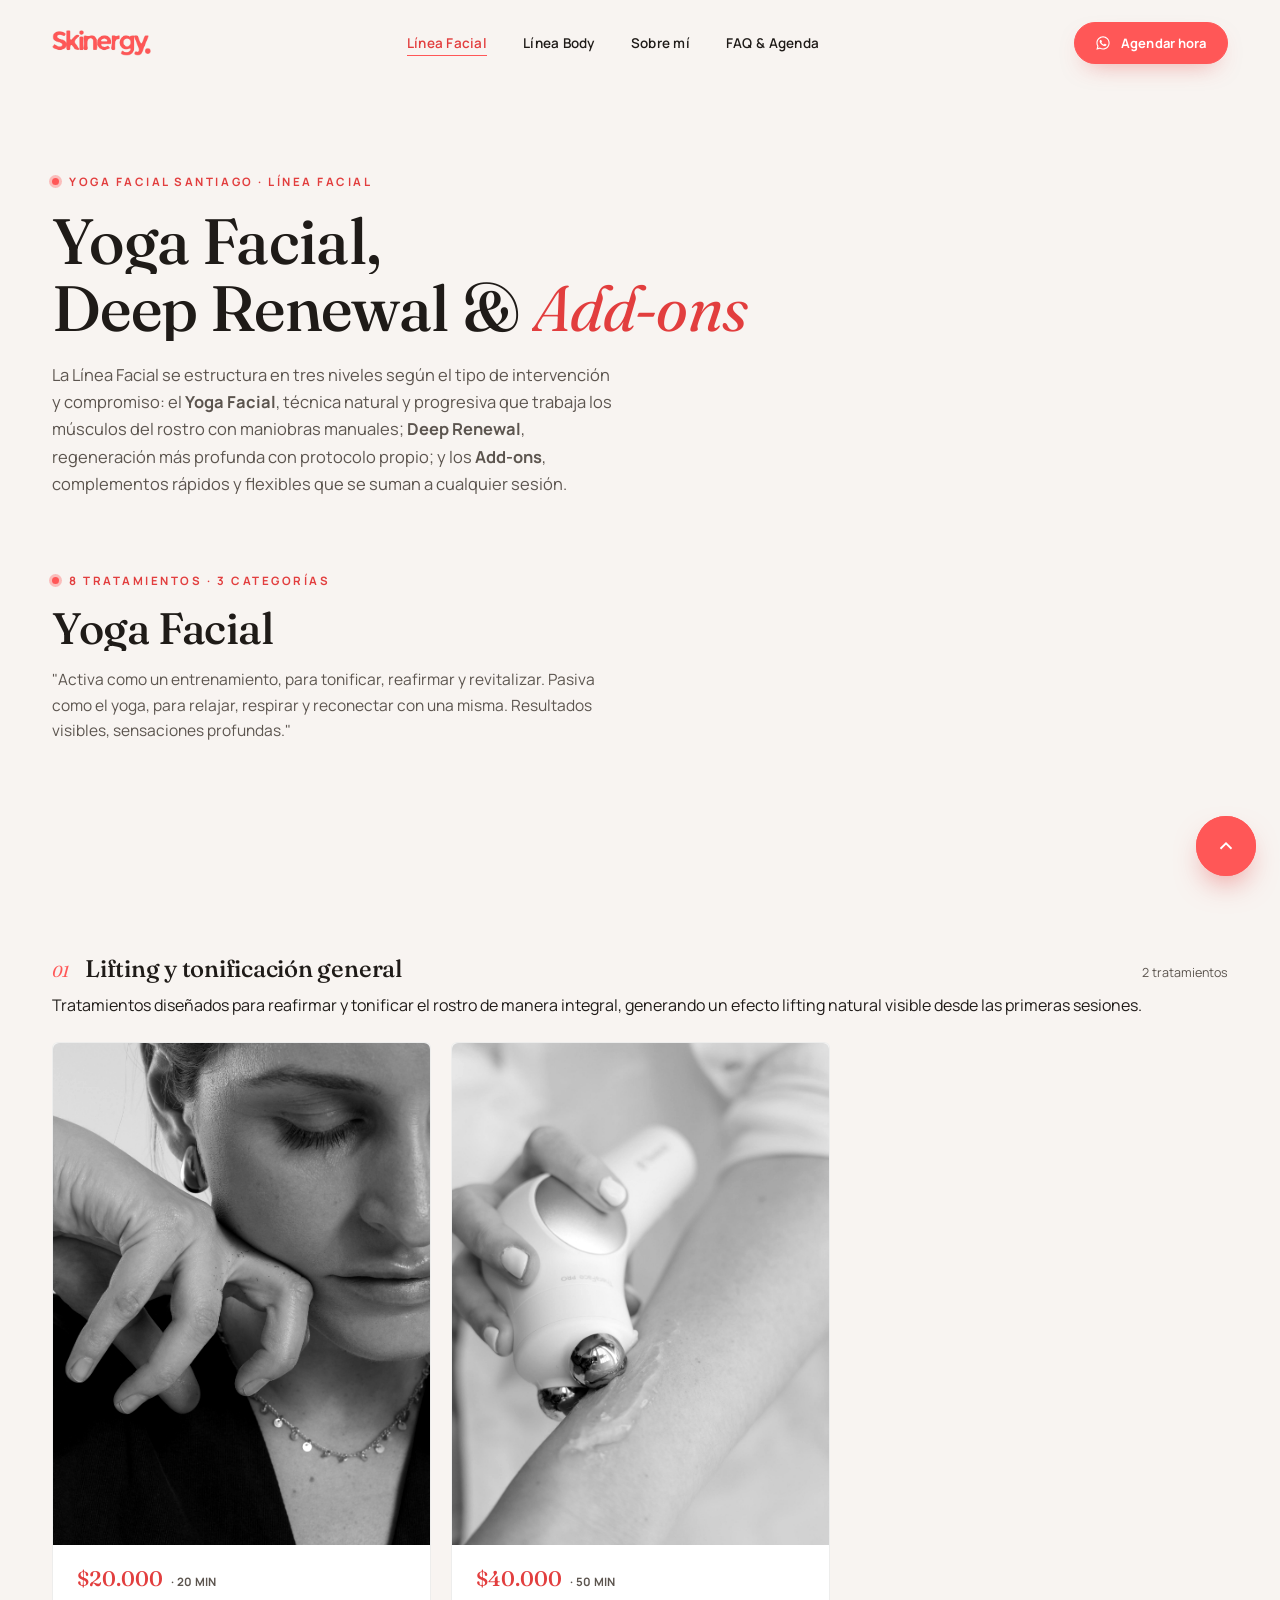
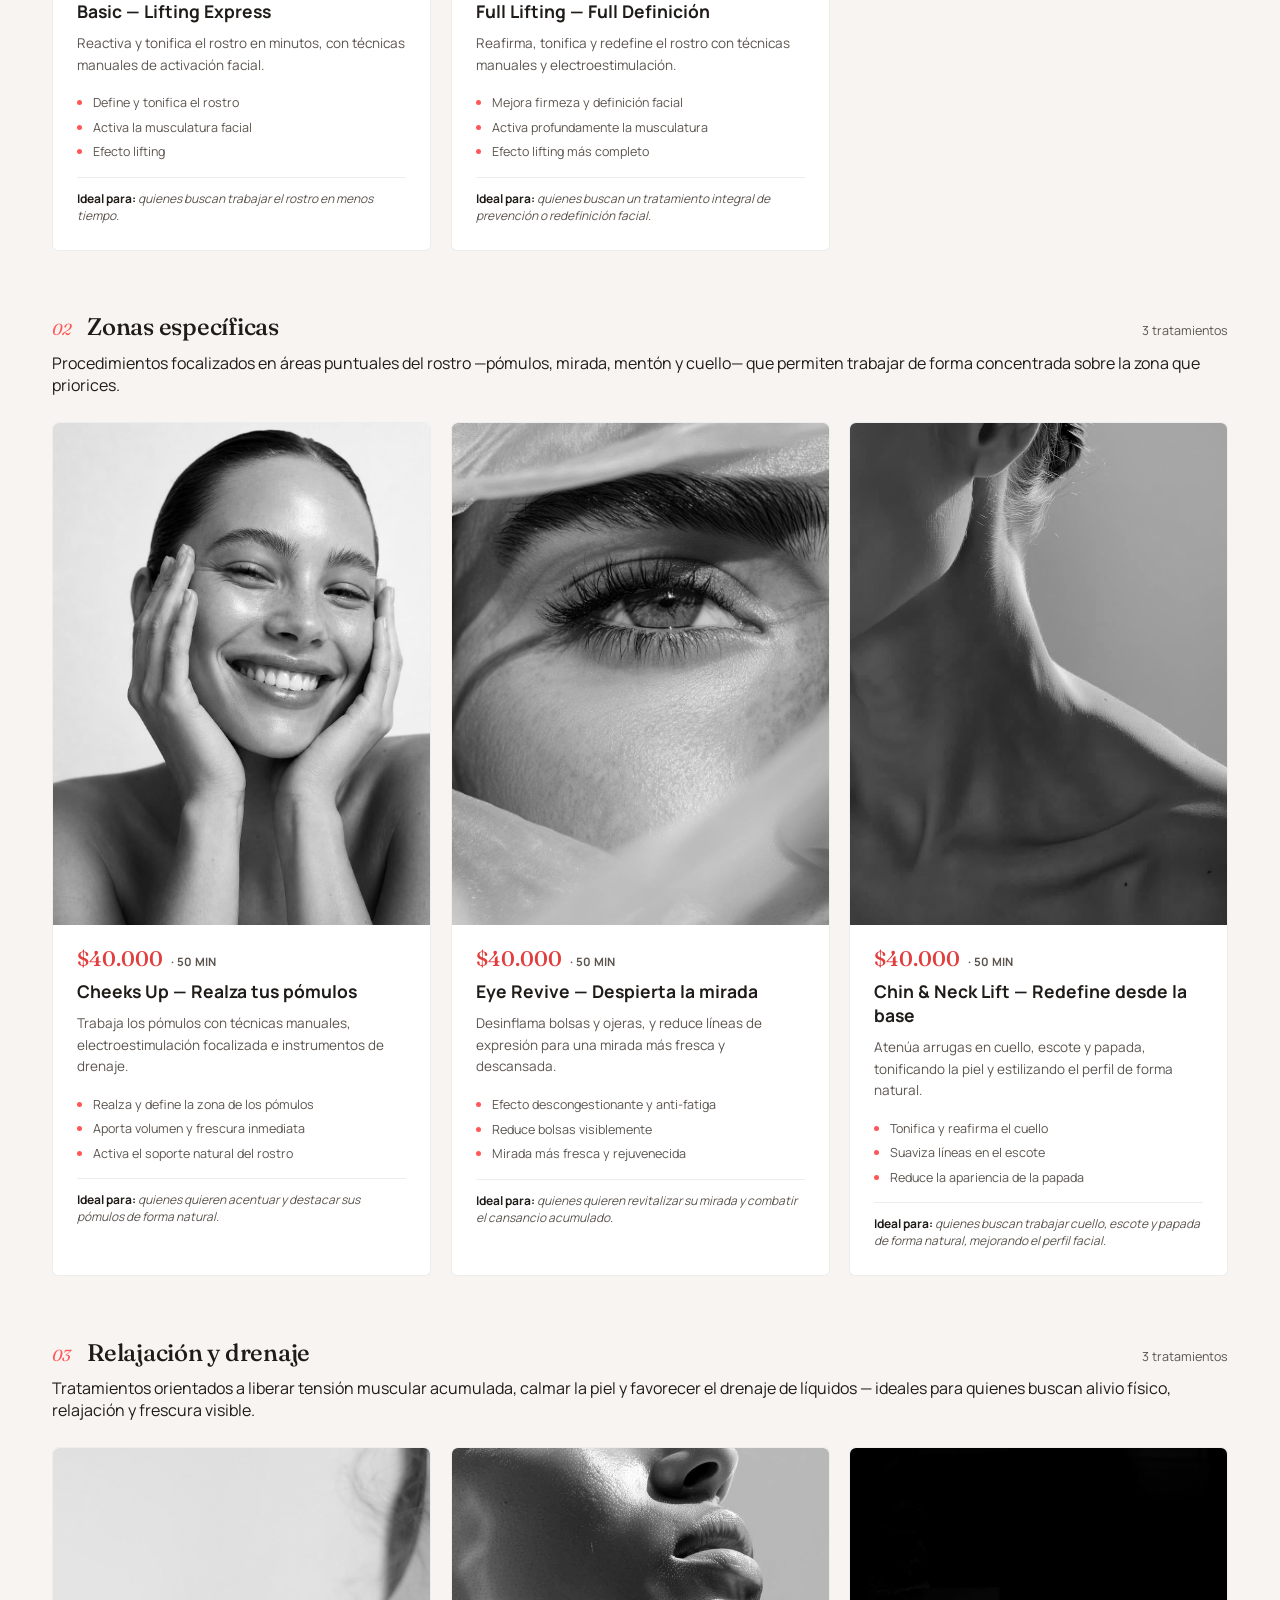
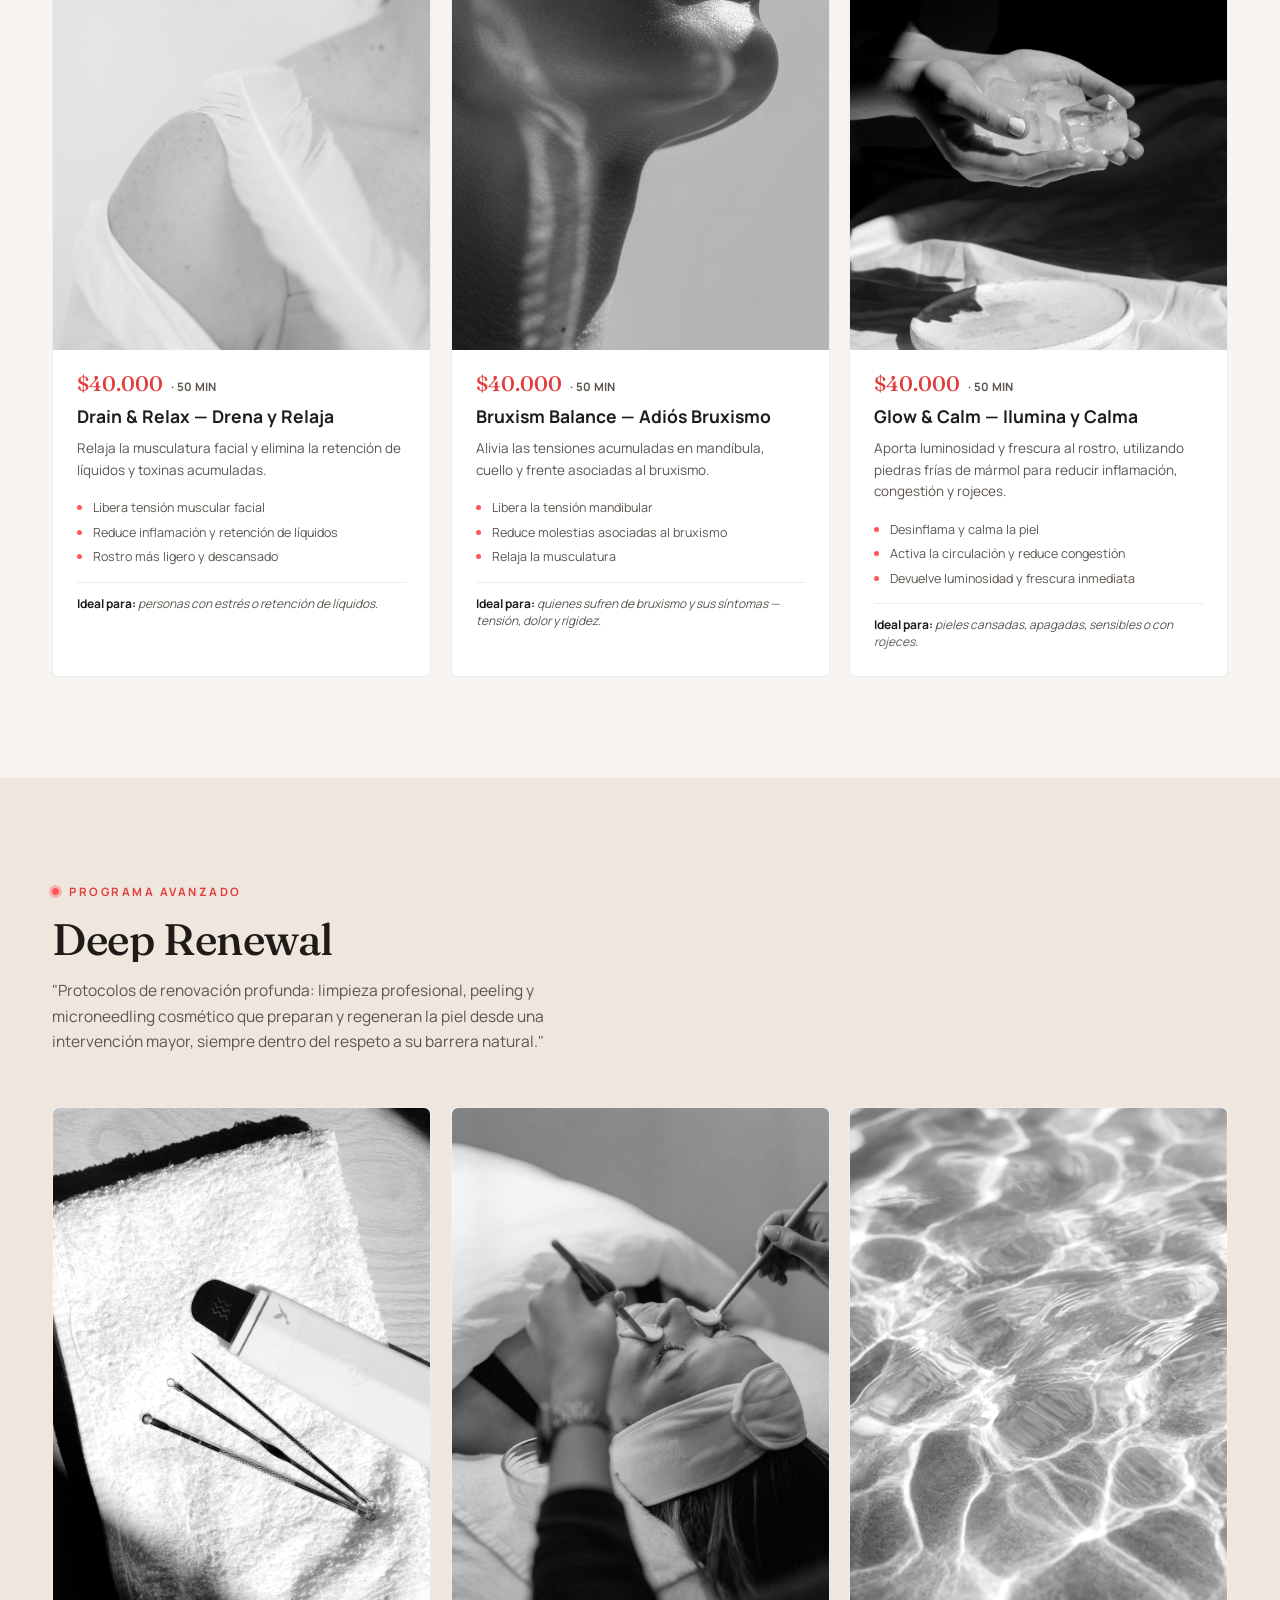
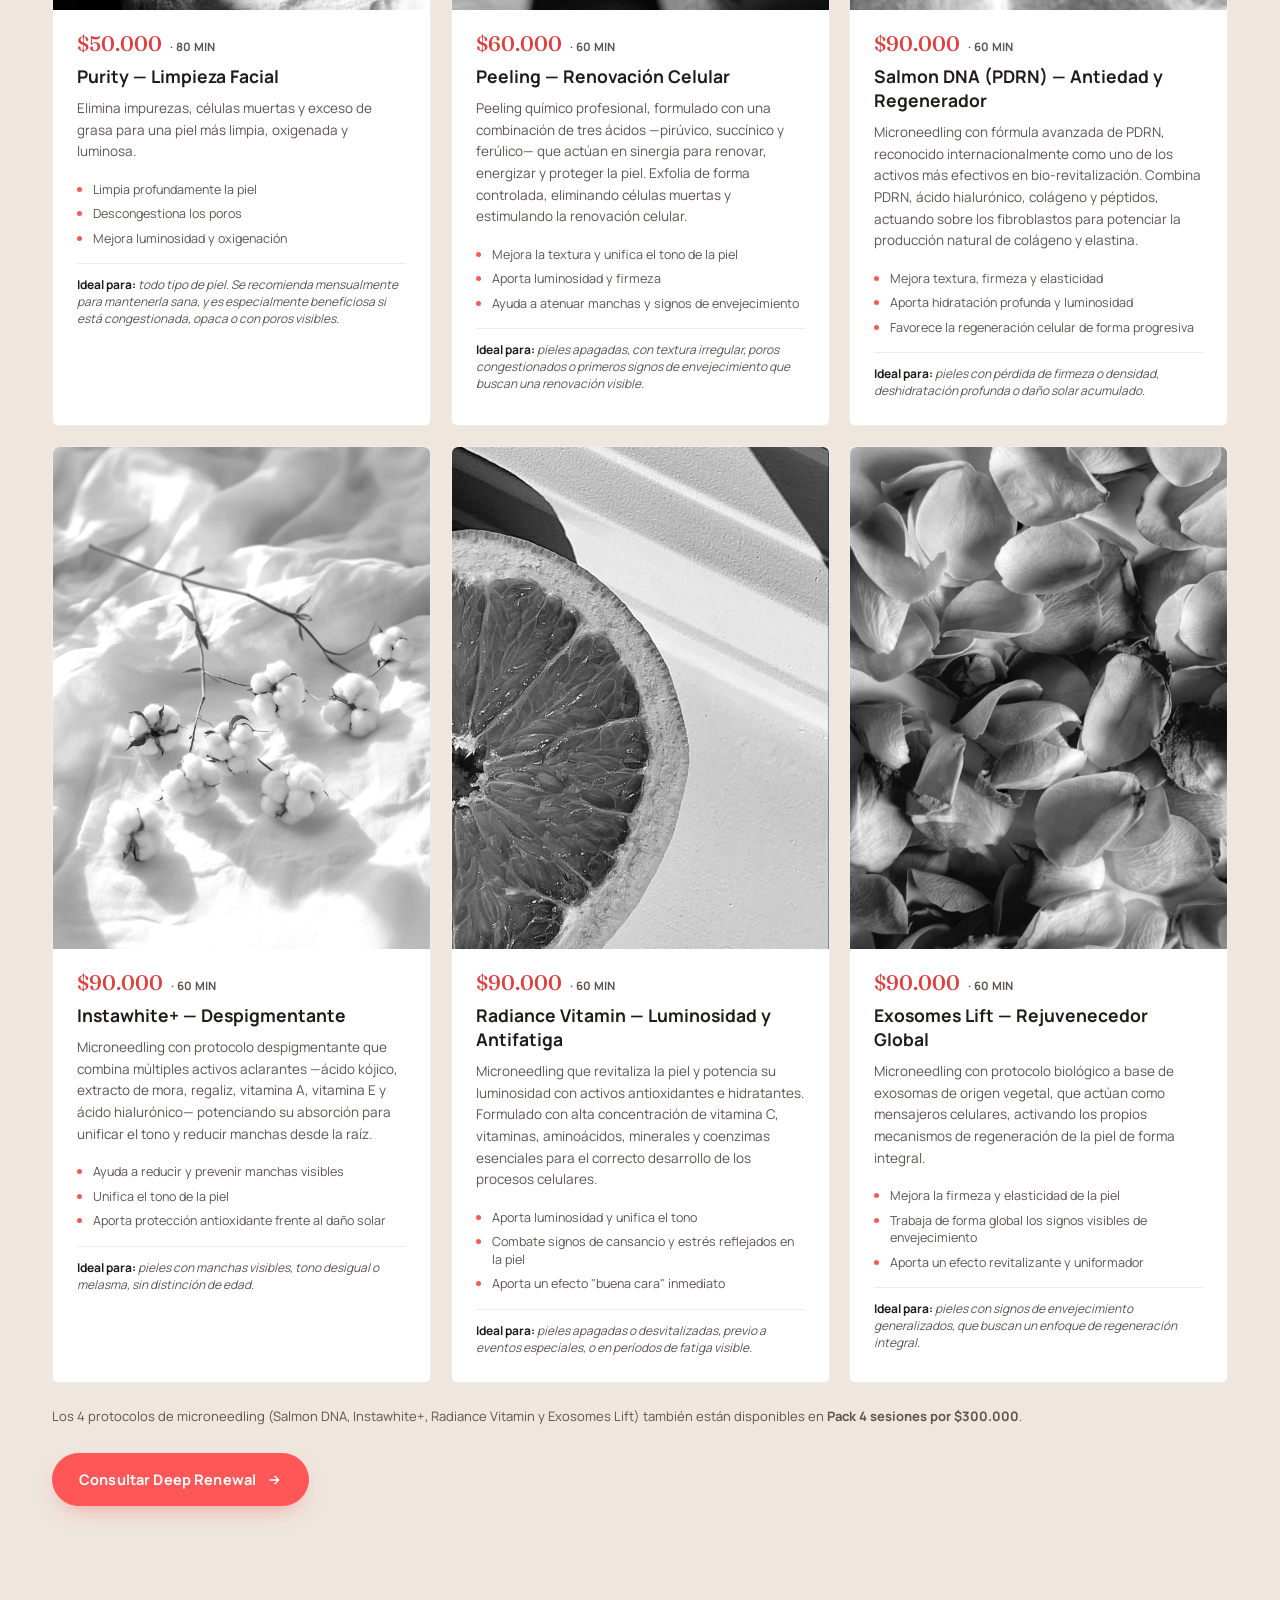
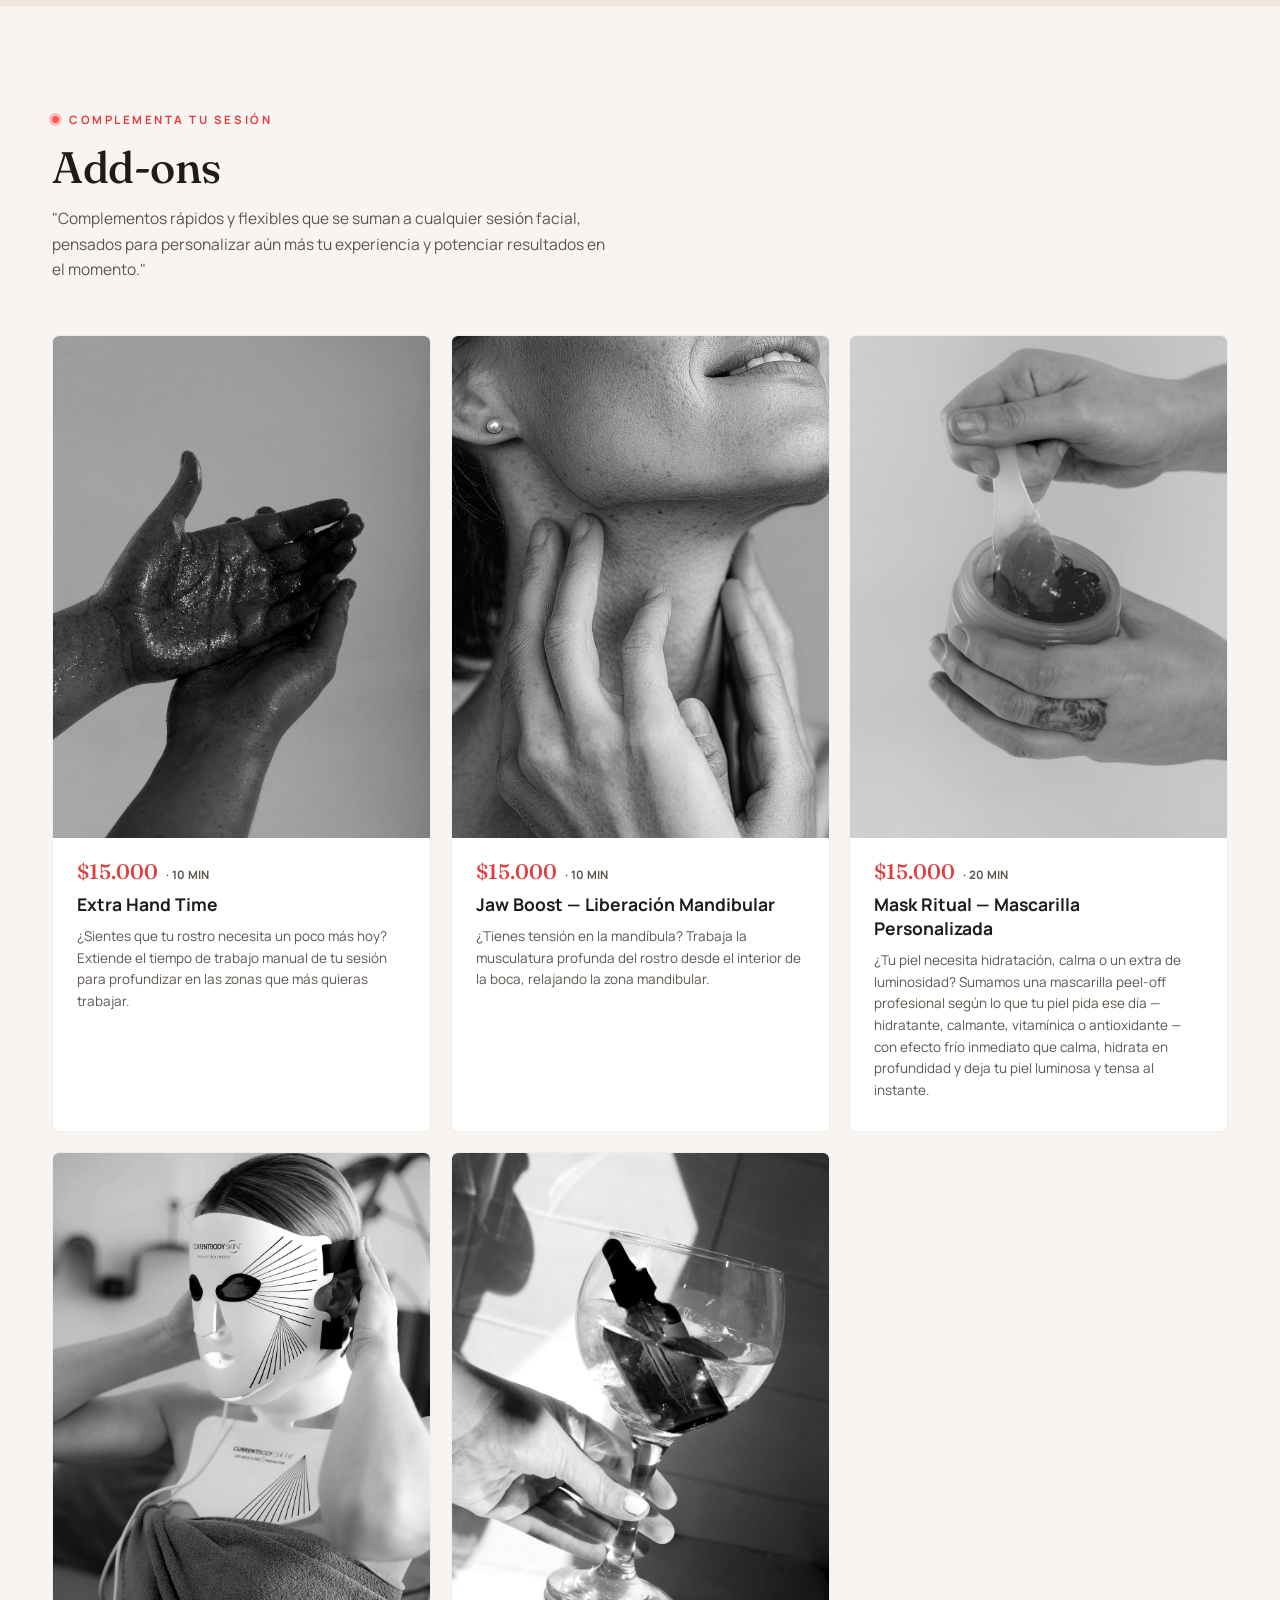
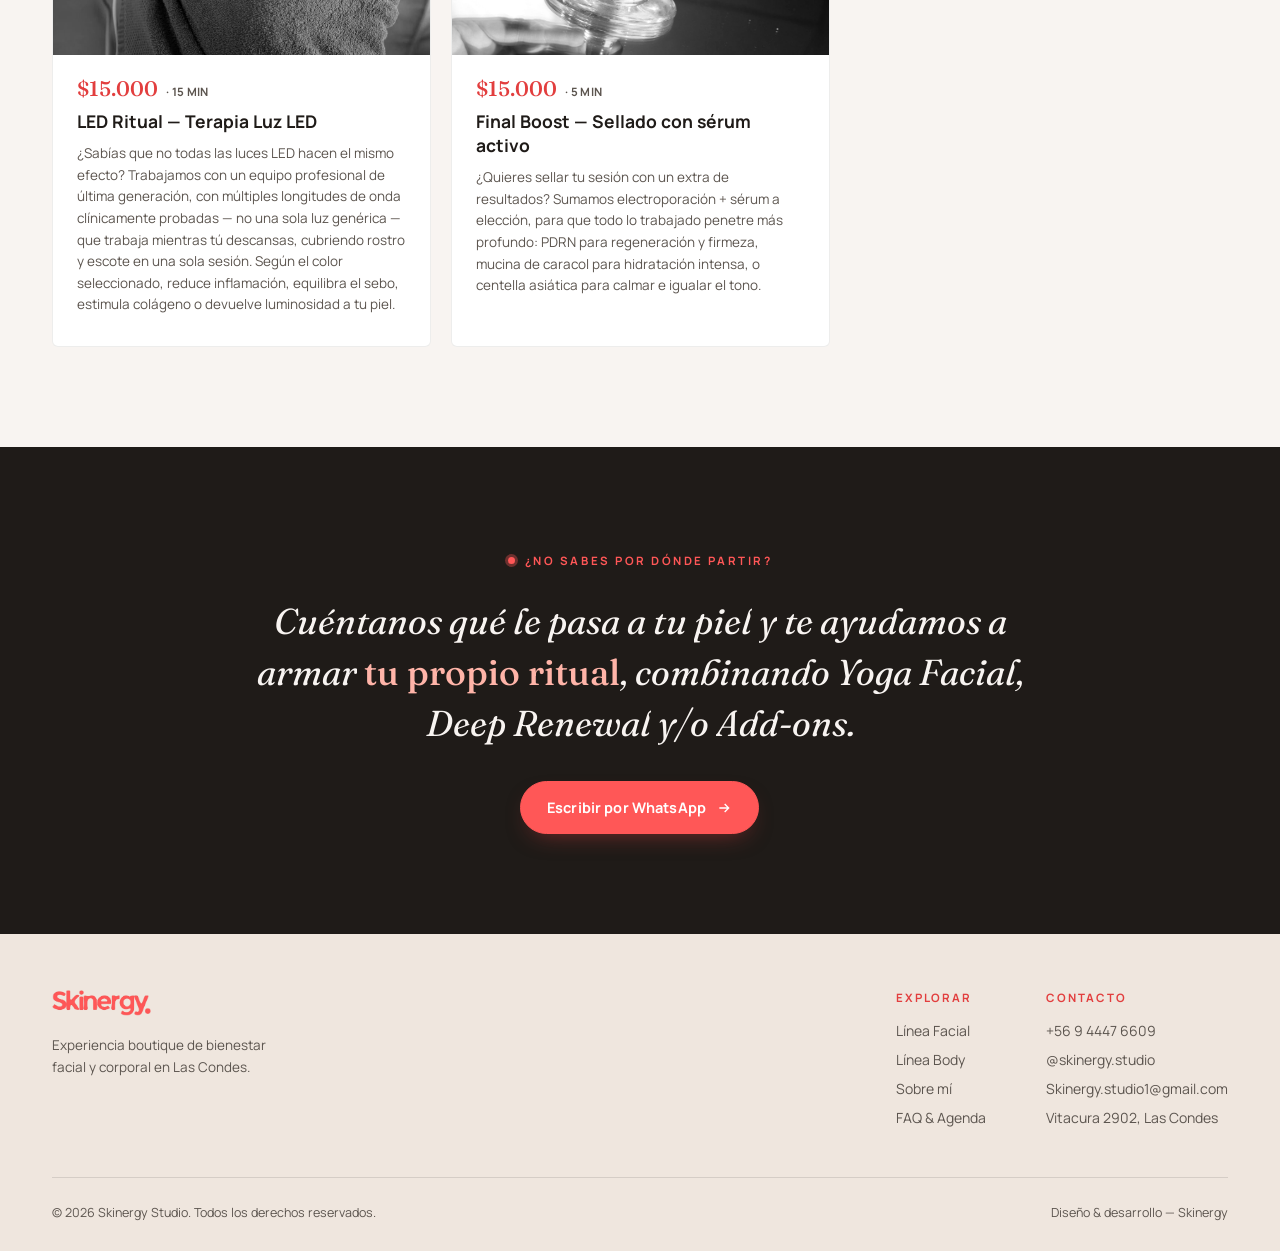
<file: facial.html>
<!DOCTYPE html>
<html lang="es">
<head>
<meta charset="UTF-8">
<meta name="viewport" content="width=device-width, initial-scale=1.0, maximum-scale=1">
<title>Línea Facial — Yoga Facial, Deep Renewal &amp; Add-ons | Skinergy</title>
<meta name="description" content="Yoga facial Santiago: 8 tratamientos faciales en 3 categorías, programa Deep Renewal con limpieza, peeling y microneedling, y add-ons personalizables en Skinergy, Las Condes.">
<link rel="preconnect" href="https://fonts.googleapis.com">
<link rel="preconnect" href="https://fonts.gstatic.com" crossorigin>
<link href="https://fonts.googleapis.com/css2?family=Fraunces:ital,opsz,wght@0,9..144,300;0,9..144,400;0,9..144,500;0,9..144,600;1,9..144,400;1,9..144,500&family=Manrope:wght@300;400;500;600;700;800&display=swap" rel="stylesheet">
<link rel="icon" type="image/png" sizes="32x32" href="favicon-32.png">
<link rel="icon" type="image/png" sizes="16x16" href="favicon-16.png">
<link rel="apple-touch-icon" sizes="180x180" href="apple-touch-icon.png">
<link rel="stylesheet" href="styles.css">
</head>
<body>

<header id="siteHeader">
  <div class="wrap nav-row">
    <a href="index.html" class="logo"><img src="logo-wordmark.png" alt="Skinergy — Energía para tu piel"></a>
    <nav class="links">
      <a href="facial.html" class="active">Línea Facial</a>
      <a href="body.html">Línea Body</a>
      <a href="about.html">Sobre mí</a>
      <a href="faq.html">FAQ &amp; Agenda</a>
    </nav>
    <div class="nav-cta">
      <a class="btn" href="https://wa.me/56944476609?text=Hola%2C%20quiero%20agendar%20una%20sesi%C3%B3n%20facial%20en%20Skinergy" target="_blank" rel="noopener">
        <svg viewBox="0 0 24 24" fill="currentColor"><path d="M12.04 2C6.58 2 2.13 6.45 2.13 11.91c0 1.75.46 3.46 1.32 4.96L2.05 22l5.25-1.38c1.45.79 3.08 1.21 4.74 1.21h.005c5.46 0 9.9-4.45 9.9-9.92C21.93 6.45 17.5 2 12.04 2Zm0 18.15h-.004a8.2 8.2 0 0 1-4.18-1.15l-.3-.18-3.12.82.83-3.04-.2-.31a8.19 8.19 0 0 1-1.26-4.38c0-4.54 3.7-8.24 8.25-8.24 2.2 0 4.27.86 5.83 2.42a8.19 8.19 0 0 1 2.42 5.83c0 4.55-3.7 8.23-8.25 8.23Zm4.52-6.17c-.25-.12-1.47-.72-1.7-.81-.23-.08-.4-.12-.56.13-.17.25-.64.81-.79.97-.14.17-.29.19-.54.06-.25-.12-1.04-.38-1.99-1.22-.73-.65-1.23-1.46-1.37-1.71-.15-.25-.02-.38.11-.5.11-.11.25-.29.37-.44.13-.14.17-.25.25-.42.08-.17.04-.31-.02-.44-.06-.12-.56-1.34-.76-1.84-.2-.48-.41-.42-.56-.42-.14-.01-.31-.01-.48-.01-.17 0-.44.06-.67.31-.23.25-.87.85-.87 2.08 0 1.23.89 2.41 1.02 2.58.12.17 1.76 2.69 4.27 3.77.6.26 1.06.41 1.43.53.6.19 1.15.16 1.58.1.48-.07 1.47-.6 1.68-1.18.21-.58.21-1.08.15-1.18-.06-.1-.23-.16-.48-.28Z"/></svg>
        <span class="long">Agendar hora</span>
      </a>
      <button class="burger" id="burgerBtn" aria-label="Abrir menú" aria-expanded="false">
        <span></span><span></span><span></span>
      </button>
    </div>
  </div>
  <div class="mobile-menu" id="mobileMenu">
    <div class="mobile-menu-inner">
      <a href="facial.html" class="active">Línea Facial</a>
      <a href="body.html">Línea Body</a>
      <a href="about.html">Sobre mí</a>
      <a href="faq.html">FAQ &amp; Agenda</a>
      <a class="btn" href="https://wa.me/56944476609?text=Hola%2C%20quiero%20agendar%20una%20sesi%C3%B3n%20en%20Skinergy" target="_blank" rel="noopener">Agendar por WhatsApp</a>
    </div>
  </div>
</header>

<main>

  <section class="page-hero">
    <div class="wrap">
      <span class="eyebrow load-reveal">Yoga facial Santiago · Línea Facial</span>
      <h1 class="load-reveal">Yoga Facial,<br>Deep Renewal &amp; <em>Add-ons</em></h1>
      <p class="lead load-reveal">La Línea Facial se estructura en tres niveles según el tipo de intervención y compromiso: el <strong>Yoga Facial</strong>, técnica natural y progresiva que trabaja los músculos del rostro con maniobras manuales; <strong>Deep Renewal</strong>, regeneración más profunda con protocolo propio; y los <strong>Add-ons</strong>, complementos rápidos y flexibles que se suman a cualquier sesión.</p>
    </div>
  </section>

  <!-- YOGA FACIAL QUOTE -->
  <section style="padding-top:0; padding-bottom:60px;">
    <div class="wrap">
      <div class="section-head reveal">
        <span class="eyebrow">8 tratamientos · 3 categorías</span>
        <h2>Yoga Facial</h2>
        <p class="sub">"Activa como un entrenamiento, para tonificar, reafirmar y revitalizar. Pasiva como el yoga, para relajar, respirar y reconectar con una misma. Resultados visibles, sensaciones profundas."</p>
      </div>
    </div>
  </section>

  <!-- 01 Lifting y tonificación general -->
  <section>
    <div class="wrap">
      <div class="cat-group">
        <div class="cat-group-head">
          <span class="n">01</span>
          <h3>Lifting y tonificación general</h3>
          <span class="count">2 tratamientos</span>
        </div>
        <p class="sub" style="margin:-14px 0 26px;">Tratamientos diseñados para reafirmar y tonificar el rostro de manera integral, generando un efecto lifting natural visible desde las primeras sesiones.</p>
        <div class="treat-grid">
          <div class="treat-card reveal reveal-seq">
            <div class="photo"><img src="basic-lifting.jpg" alt="Basic — Lifting Express en Skinergy" loading="lazy"></div>
          <div class="price-row"><span class="price">$20.000</span><span class="duration">· 20 min</span></div>
            <h4>Basic — Lifting Express</h4>
            <p>Reactiva y tonifica el rostro en minutos, con técnicas manuales de activación facial.</p>
            <ul><li>Define y tonifica el rostro</li><li>Activa la musculatura facial</li><li>Efecto lifting</li></ul>
            <div class="ideal"><b>Ideal para:</b> quienes buscan trabajar el rostro en menos tiempo.</div>
          </div>
          <div class="treat-card reveal reveal-seq">
            <div class="photo"><img src="full-lifting.jpg" alt="Full Lifting en Skinergy" loading="lazy"></div>
          <div class="price-row"><span class="price">$40.000</span><span class="duration">· 50 min</span></div>
            <h4>Full Lifting — Full Definición</h4>
            <p>Reafirma, tonifica y redefine el rostro con técnicas manuales y electroestimulación.</p>
            <ul><li>Mejora firmeza y definición facial</li><li>Activa profundamente la musculatura</li><li>Efecto lifting más completo</li></ul>
            <div class="ideal"><b>Ideal para:</b> quienes buscan un tratamiento integral de prevención o redefinición facial.</div>
          </div>
        </div>
      </div>

      <!-- 02 Zonas específicas -->
      <div class="cat-group">
        <div class="cat-group-head">
          <span class="n">02</span>
          <h3>Zonas específicas</h3>
          <span class="count">3 tratamientos</span>
        </div>
        <p class="sub" style="margin:-14px 0 26px;">Procedimientos focalizados en áreas puntuales del rostro —pómulos, mirada, mentón y cuello— que permiten trabajar de forma concentrada sobre la zona que priorices.</p>
        <div class="treat-grid">
          <div class="treat-card reveal reveal-seq">
            <div class="photo"><img src="cheeks-up.jpg" alt="Cheeks Up en Skinergy" loading="lazy"></div>
          <div class="price-row"><span class="price">$40.000</span><span class="duration">· 50 min</span></div>
            <h4>Cheeks Up — Realza tus pómulos</h4>
            <p>Trabaja los pómulos con técnicas manuales, electroestimulación focalizada e instrumentos de drenaje.</p>
            <ul><li>Realza y define la zona de los pómulos</li><li>Aporta volumen y frescura inmediata</li><li>Activa el soporte natural del rostro</li></ul>
            <div class="ideal"><b>Ideal para:</b> quienes quieren acentuar y destacar sus pómulos de forma natural.</div>
          </div>
          <div class="treat-card reveal reveal-seq">
            <div class="photo"><img src="eye-revive.jpg" alt="Eye Revive en Skinergy" loading="lazy"></div>
          <div class="price-row"><span class="price">$40.000</span><span class="duration">· 50 min</span></div>
            <h4>Eye Revive — Despierta la mirada</h4>
            <p>Desinflama bolsas y ojeras, y reduce líneas de expresión para una mirada más fresca y descansada.</p>
            <ul><li>Efecto descongestionante y anti-fatiga</li><li>Reduce bolsas visiblemente</li><li>Mirada más fresca y rejuvenecida</li></ul>
            <div class="ideal"><b>Ideal para:</b> quienes quieren revitalizar su mirada y combatir el cansancio acumulado.</div>
          </div>
          <div class="treat-card reveal reveal-seq">
            <div class="photo"><img src="chin-neck-lift.jpg" alt="Chin & Neck Lift en Skinergy" loading="lazy"></div>
          <div class="price-row"><span class="price">$40.000</span><span class="duration">· 50 min</span></div>
            <h4>Chin &amp; Neck Lift — Redefine desde la base</h4>
            <p>Atenúa arrugas en cuello, escote y papada, tonificando la piel y estilizando el perfil de forma natural.</p>
            <ul><li>Tonifica y reafirma el cuello</li><li>Suaviza líneas en el escote</li><li>Reduce la apariencia de la papada</li></ul>
            <div class="ideal"><b>Ideal para:</b> quienes buscan trabajar cuello, escote y papada de forma natural, mejorando el perfil facial.</div>
          </div>
        </div>
      </div>

      <!-- 03 Relajación y drenaje -->
      <div class="cat-group">
        <div class="cat-group-head">
          <span class="n">03</span>
          <h3>Relajación y drenaje</h3>
          <span class="count">3 tratamientos</span>
        </div>
        <p class="sub" style="margin:-14px 0 26px;">Tratamientos orientados a liberar tensión muscular acumulada, calmar la piel y favorecer el drenaje de líquidos — ideales para quienes buscan alivio físico, relajación y frescura visible.</p>
        <div class="treat-grid">
          <div class="treat-card reveal reveal-seq">
            <div class="photo"><img src="drain-relax.jpg" alt="Drain & Relax en Skinergy" loading="lazy"></div>
          <div class="price-row"><span class="price">$40.000</span><span class="duration">· 50 min</span></div>
            <h4>Drain &amp; Relax — Drena y Relaja</h4>
            <p>Relaja la musculatura facial y elimina la retención de líquidos y toxinas acumuladas.</p>
            <ul><li>Libera tensión muscular facial</li><li>Reduce inflamación y retención de líquidos</li><li>Rostro más ligero y descansado</li></ul>
            <div class="ideal"><b>Ideal para:</b> personas con estrés o retención de líquidos.</div>
          </div>
          <div class="treat-card reveal reveal-seq">
            <div class="photo"><img src="bruxism-balance.jpg" alt="Bruxism Balance en Skinergy" loading="lazy"></div>
          <div class="price-row"><span class="price">$40.000</span><span class="duration">· 50 min</span></div>
            <h4>Bruxism Balance — Adiós Bruxismo</h4>
            <p>Alivia las tensiones acumuladas en mandíbula, cuello y frente asociadas al bruxismo.</p>
            <ul><li>Libera la tensión mandibular</li><li>Reduce molestias asociadas al bruxismo</li><li>Relaja la musculatura</li></ul>
            <div class="ideal"><b>Ideal para:</b> quienes sufren de bruxismo y sus síntomas — tensión, dolor y rigidez.</div>
          </div>
          <div class="treat-card reveal reveal-seq">
            <div class="photo"><img src="glow-calm.jpg" alt="Glow & Calm en Skinergy" loading="lazy"></div>
          <div class="price-row"><span class="price">$40.000</span><span class="duration">· 50 min</span></div>
            <h4>Glow &amp; Calm — Ilumina y Calma</h4>
            <p>Aporta luminosidad y frescura al rostro, utilizando piedras frías de mármol para reducir inflamación, congestión y rojeces.</p>
            <ul><li>Desinflama y calma la piel</li><li>Activa la circulación y reduce congestión</li><li>Devuelve luminosidad y frescura inmediata</li></ul>
            <div class="ideal"><b>Ideal para:</b> pieles cansadas, apagadas, sensibles o con rojeces.</div>
          </div>
        </div>
      </div>
    </div>
  </section>

  <!-- DEEP RENEWAL -->
  <section style="background:var(--cream-warm);">
    <div class="wrap">
      <div class="section-head reveal">
        <span class="eyebrow">Programa avanzado</span>
        <h2>Deep Renewal</h2>
        <p class="sub">"Protocolos de renovación profunda: limpieza profesional, peeling y microneedling cosmético que preparan y regeneran la piel desde una intervención mayor, siempre dentro del respeto a su barrera natural."</p>
      </div>

      <div class="treat-grid" style="margin-bottom:24px;">
        <div class="treat-card reveal reveal-seq">
          <div class="photo"><img src="purity.jpg" alt="Purity — Limpieza Facial en Skinergy" loading="lazy"></div>
          <div class="price-row"><span class="price">$50.000</span><span class="duration">· 80 min</span></div>
          <h4>Purity — Limpieza Facial</h4>
          <p>Elimina impurezas, células muertas y exceso de grasa para una piel más limpia, oxigenada y luminosa.</p>
          <ul><li>Limpia profundamente la piel</li><li>Descongestiona los poros</li><li>Mejora luminosidad y oxigenación</li></ul>
          <div class="ideal"><b>Ideal para:</b> todo tipo de piel. Se recomienda mensualmente para mantenerla sana, y es especialmente beneficiosa si está congestionada, opaca o con poros visibles.</div>
        </div>
        <div class="treat-card reveal reveal-seq">
          <div class="photo"><img src="peeling.jpg" alt="Peeling — Renovación Celular en Skinergy" loading="lazy"></div>
          <div class="price-row"><span class="price">$60.000</span><span class="duration">· 60 min</span></div>
          <h4>Peeling — Renovación Celular</h4>
          <p>Peeling químico profesional, formulado con una combinación de tres ácidos —pirúvico, succínico y ferúlico— que actúan en sinergia para renovar, energizar y proteger la piel. Exfolia de forma controlada, eliminando células muertas y estimulando la renovación celular.</p>
          <ul><li>Mejora la textura y unifica el tono de la piel</li><li>Aporta luminosidad y firmeza</li><li>Ayuda a atenuar manchas y signos de envejecimiento</li></ul>
          <div class="ideal"><b>Ideal para:</b> pieles apagadas, con textura irregular, poros congestionados o primeros signos de envejecimiento que buscan una renovación visible.</div>
        </div>
        <div class="treat-card reveal reveal-seq">
          <div class="photo"><img src="adn-salmon.jpg" alt="Salmon DNA (PDRN) en Skinergy" loading="lazy"></div>
          <div class="price-row"><span class="price">$90.000</span><span class="duration">· 60 min</span></div>
          <h4>Salmon DNA (PDRN) — Antiedad y Regenerador</h4>
          <p>Microneedling con fórmula avanzada de PDRN, reconocido internacionalmente como uno de los activos más efectivos en bio-revitalización. Combina PDRN, ácido hialurónico, colágeno y péptidos, actuando sobre los fibroblastos para potenciar la producción natural de colágeno y elastina.</p>
          <ul><li>Mejora textura, firmeza y elasticidad</li><li>Aporta hidratación profunda y luminosidad</li><li>Favorece la regeneración celular de forma progresiva</li></ul>
          <div class="ideal"><b>Ideal para:</b> pieles con pérdida de firmeza o densidad, deshidratación profunda o daño solar acumulado.</div>
        </div>
        <div class="treat-card reveal reveal-seq">
          <div class="photo"><img src="instawhite.jpg" alt="Instawhite+ en Skinergy" loading="lazy"></div>
          <div class="price-row"><span class="price">$90.000</span><span class="duration">· 60 min</span></div>
          <h4>Instawhite+ — Despigmentante</h4>
          <p>Microneedling con protocolo despigmentante que combina múltiples activos aclarantes —ácido kójico, extracto de mora, regaliz, vitamina A, vitamina E y ácido hialurónico— potenciando su absorción para unificar el tono y reducir manchas desde la raíz.</p>
          <ul><li>Ayuda a reducir y prevenir manchas visibles</li><li>Unifica el tono de la piel</li><li>Aporta protección antioxidante frente al daño solar</li></ul>
          <div class="ideal"><b>Ideal para:</b> pieles con manchas visibles, tono desigual o melasma, sin distinción de edad.</div>
        </div>
        <div class="treat-card reveal reveal-seq">
          <div class="photo"><img src="radiance-vitamin.jpg" alt="Radiance Vitamin en Skinergy" loading="lazy"></div>
          <div class="price-row"><span class="price">$90.000</span><span class="duration">· 60 min</span></div>
          <h4>Radiance Vitamin — Luminosidad y Antifatiga</h4>
          <p>Microneedling que revitaliza la piel y potencia su luminosidad con activos antioxidantes e hidratantes. Formulado con alta concentración de vitamina C, vitaminas, aminoácidos, minerales y coenzimas esenciales para el correcto desarrollo de los procesos celulares.</p>
          <ul><li>Aporta luminosidad y unifica el tono</li><li>Combate signos de cansancio y estrés reflejados en la piel</li><li>Aporta un efecto "buena cara" inmediato</li></ul>
          <div class="ideal"><b>Ideal para:</b> pieles apagadas o desvitalizadas, previo a eventos especiales, o en períodos de fatiga visible.</div>
        </div>
        <div class="treat-card reveal reveal-seq">
          <div class="photo"><img src="exosomes-lift.jpg" alt="Exosomes Lift en Skinergy" loading="lazy"></div>
          <div class="price-row"><span class="price">$90.000</span><span class="duration">· 60 min</span></div>
          <h4>Exosomes Lift — Rejuvenecedor Global</h4>
          <p>Microneedling con protocolo biológico a base de exosomas de origen vegetal, que actúan como mensajeros celulares, activando los propios mecanismos de regeneración de la piel de forma integral.</p>
          <ul><li>Mejora la firmeza y elasticidad de la piel</li><li>Trabaja de forma global los signos visibles de envejecimiento</li><li>Aporta un efecto revitalizante y uniformador</li></ul>
          <div class="ideal"><b>Ideal para:</b> pieles con signos de envejecimiento generalizados, que buscan un enfoque de regeneración integral.</div>
        </div>
      </div>
      <p style="font-size:13px; color:var(--ink-soft); margin-bottom:28px;">Los 4 protocolos de microneedling (Salmon DNA, Instawhite+, Radiance Vitamin y Exosomes Lift) también están disponibles en <strong>Pack 4 sesiones por $300.000</strong>.</p>
      <a class="btn reveal" href="https://wa.me/56944476609?text=Hola%2C%20quiero%20agendar%20una%20sesi%C3%B3n%20de%20Deep%20Renewal%20en%20Skinergy" target="_blank" rel="noopener">
        Consultar Deep Renewal
        <svg viewBox="0 0 24 24" fill="none" stroke="currentColor" stroke-width="2"><path d="M5 12h14M13 6l6 6-6 6"/></svg>
      </a>
    </div>
  </section>

  <!-- ADD-ONS -->
  <section>
    <div class="wrap">
      <div class="section-head reveal">
        <span class="eyebrow">Complementa tu sesión</span>
        <h2>Add-ons</h2>
        <p class="sub">"Complementos rápidos y flexibles que se suman a cualquier sesión facial, pensados para personalizar aún más tu experiencia y potenciar resultados en el momento."</p>
      </div>
      <div class="treat-grid">
        <div class="treat-card reveal reveal-seq">
          <div class="photo"><img src="extra-hand.jpg" alt="Extra Hand Time en Skinergy" loading="lazy"></div>
          <div class="price-row"><span class="price">$15.000</span><span class="duration">· 10 min</span></div>
          <h4>Extra Hand Time</h4>
          <p>¿Sientes que tu rostro necesita un poco más hoy? Extiende el tiempo de trabajo manual de tu sesión para profundizar en las zonas que más quieras trabajar.</p>
        </div>
        <div class="treat-card reveal reveal-seq">
          <div class="photo"><img src="jaw-boost.jpg" alt="Jaw Boost en Skinergy" loading="lazy"></div>
          <div class="price-row"><span class="price">$15.000</span><span class="duration">· 10 min</span></div>
          <h4>Jaw Boost — Liberación Mandibular</h4>
          <p>¿Tienes tensión en la mandíbula? Trabaja la musculatura profunda del rostro desde el interior de la boca, relajando la zona mandibular.</p>
        </div>
        <div class="treat-card reveal reveal-seq">
          <div class="photo"><img src="mask-ritual.jpg" alt="Mask Ritual en Skinergy" loading="lazy"></div>
          <div class="price-row"><span class="price">$15.000</span><span class="duration">· 20 min</span></div>
          <h4>Mask Ritual — Mascarilla Personalizada</h4>
          <p>¿Tu piel necesita hidratación, calma o un extra de luminosidad? Sumamos una mascarilla peel-off profesional según lo que tu piel pida ese día — hidratante, calmante, vitamínica o antioxidante — con efecto frío inmediato que calma, hidrata en profundidad y deja tu piel luminosa y tensa al instante.</p>
        </div>
        <div class="treat-card reveal reveal-seq">
          <div class="photo"><img src="led-ritual.jpg" alt="LED Ritual en Skinergy" loading="lazy"></div>
          <div class="price-row"><span class="price">$15.000</span><span class="duration">· 15 min</span></div>
          <h4>LED Ritual — Terapia Luz LED</h4>
          <p>¿Sabías que no todas las luces LED hacen el mismo efecto? Trabajamos con un equipo profesional de última generación, con múltiples longitudes de onda clínicamente probadas — no una sola luz genérica — que trabaja mientras tú descansas, cubriendo rostro y escote en una sola sesión. Según el color seleccionado, reduce inflamación, equilibra el sebo, estimula colágeno o devuelve luminosidad a tu piel.</p>
        </div>
        <div class="treat-card reveal reveal-seq">
          <div class="photo"><img src="final-boost.jpg" alt="Final Boost en Skinergy" loading="lazy"></div>
          <div class="price-row"><span class="price">$15.000</span><span class="duration">· 5 min</span></div>
          <h4>Final Boost — Sellado con sérum activo</h4>
          <p>¿Quieres sellar tu sesión con un extra de resultados? Sumamos electroporación + sérum a elección, para que todo lo trabajado penetre más profundo: PDRN para regeneración y firmeza, mucina de caracol para hidratación intensa, o centella asiática para calmar e igualar el tono.</p>
        </div>
      </div>
    </div>
  </section>

  <section class="quote-section">
    <div class="wrap quote-wrap">
      <span class="eyebrow">¿No sabes por dónde partir?</span>
      <blockquote class="reveal">Cuéntanos qué le pasa a tu piel y te ayudamos a armar <b>tu propio ritual</b>, combinando Yoga Facial, Deep Renewal y/o Add-ons.</blockquote>
      <a class="btn reveal" style="margin-top:32px;" href="https://wa.me/56944476609?text=Hola%2C%20quiero%20agendar%20una%20sesi%C3%B3n%20facial%20en%20Skinergy" target="_blank" rel="noopener">
        Escribir por WhatsApp
        <svg viewBox="0 0 24 24" fill="none" stroke="currentColor" stroke-width="2"><path d="M5 12h14M13 6l6 6-6 6"/></svg>
      </a>
    </div>
  </section>

</main>

<footer>
  <div class="wrap">
    <div class="footer-top">
      <div>
        <a href="index.html" class="logo"><img src="logo-wordmark.png" alt="Skinergy — Energía para tu piel"></a>
        <p style="margin-top:14px; max-width:240px; font-size:13.5px; color:var(--ink-soft); line-height:1.6;">Experiencia boutique de bienestar facial y corporal en Las Condes.</p>
      </div>
      <div class="footer-cols">
        <div class="footer-col">
          <h5>Explorar</h5>
          <a href="facial.html">Línea Facial</a>
          <a href="body.html">Línea Body</a>
          <a href="about.html">Sobre mí</a>
          <a href="faq.html">FAQ &amp; Agenda</a>
        </div>
        <div class="footer-col">
          <h5>Contacto</h5>
          <a href="https://wa.me/56944476609" target="_blank" rel="noopener">+56 9 4447 6609</a>
          <a href="https://www.instagram.com/skinergy.studio/" target="_blank" rel="noopener">@skinergy.studio</a>
          <a href="mailto:Skinergy.studio1@gmail.com">Skinergy.studio1@gmail.com</a>
          <a href="faq.html#ubicacion">Vitacura 2902, Las Condes</a>
        </div>
      </div>
    </div>
    <div class="footer-bottom">
      <p>© 2026 Skinergy Studio. Todos los derechos reservados.</p>
      <p>Diseño &amp; desarrollo — Skinergy</p>
    </div>
  </div>
</footer>

<div class="fab-group" id="fabGroup">
  <div class="fab-options">
    <a class="fab-item" href="https://www.instagram.com/skinergy.studio/" target="_blank" rel="noopener" aria-label="Instagram">
      <svg viewBox="0 0 24 24"><path d="M12 2.163c3.204 0 3.584.012 4.85.07 3.252.148 4.771 1.691 4.919 4.919.058 1.265.069 1.645.069 4.849 0 3.205-.012 3.584-.069 4.849-.149 3.225-1.664 4.771-4.919 4.919-1.266.058-1.644.07-4.85.07-3.204 0-3.584-.012-4.849-.07-3.26-.149-4.771-1.699-4.919-4.92-.058-1.265-.07-1.644-.07-4.849 0-3.204.013-3.583.07-4.849.149-3.227 1.664-4.771 4.919-4.919 1.266-.057 1.645-.069 4.849-.069zm0-2.163c-3.259 0-3.667.014-4.947.072-4.358.2-6.78 2.618-6.98 6.98-.059 1.281-.073 1.689-.073 4.948 0 3.259.014 3.668.072 4.948.2 4.358 2.618 6.78 6.98 6.98 1.281.058 1.689.072 4.948.072 3.259 0 3.668-.014 4.948-.072 4.354-.2 6.782-2.618 6.979-6.98.059-1.28.073-1.689.073-4.948 0-3.259-.014-3.667-.072-4.947-.196-4.354-2.617-6.78-6.979-6.98-1.281-.059-1.69-.073-4.949-.073zm0 5.838c-3.403 0-6.162 2.759-6.162 6.162s2.759 6.163 6.162 6.163 6.162-2.759 6.162-6.163c0-3.403-2.759-6.162-6.162-6.162zm0 10.162c-2.209 0-4-1.79-4-4 0-2.209 1.791-4 4-4s4 1.791 4 4c0 2.21-1.791 4-4 4zm6.406-11.845c-.796 0-1.441.645-1.441 1.44s.645 1.44 1.441 1.44c.795 0 1.439-.645 1.439-1.44s-.644-1.44-1.439-1.44z"/></svg>
    </a>
    <a class="fab-item" href="https://wa.me/56944476609?text=Hola%2C%20quiero%20agendar%20una%20sesi%C3%B3n%20facial%20en%20Skinergy" target="_blank" rel="noopener" aria-label="WhatsApp">
      <svg viewBox="0 0 24 24"><path d="M12.04 2C6.58 2 2.13 6.45 2.13 11.91c0 1.75.46 3.46 1.32 4.96L2.05 22l5.25-1.38c1.45.79 3.08 1.21 4.74 1.21h.005c5.46 0 9.9-4.45 9.9-9.92C21.93 6.45 17.5 2 12.04 2Zm0 18.15h-.004a8.2 8.2 0 0 1-4.18-1.15l-.3-.18-3.12.82.83-3.04-.2-.31a8.19 8.19 0 0 1-1.26-4.38c0-4.54 3.7-8.24 8.25-8.24 2.2 0 4.27.86 5.83 2.42a8.19 8.19 0 0 1 2.42 5.83c0 4.55-3.7 8.23-8.25 8.23Zm4.52-6.17c-.25-.12-1.47-.72-1.7-.81-.23-.08-.4-.12-.56.13-.17.25-.64.81-.79.97-.14.17-.29.19-.54.06-.25-.12-1.04-.38-1.99-1.22-.73-.65-1.23-1.46-1.37-1.71-.15-.25-.02-.38.11-.5.11-.11.25-.29.37-.44.13-.14.17-.25.25-.42.08-.17.04-.31-.02-.44-.06-.12-.56-1.34-.76-1.84-.2-.48-.41-.42-.56-.42-.14-.01-.31-.01-.48-.01-.17 0-.44.06-.67.31-.23.25-.87.85-.87 2.08 0 1.23.89 2.41 1.02 2.58.12.17 1.76 2.69 4.27 3.77.6.26 1.06.41 1.43.53.6.19 1.15.16 1.58.1.48-.07 1.47-.6 1.68-1.18.21-.58.21-1.08.15-1.18-.06-.1-.23-.16-.48-.28Z"/></svg>
    </a>
  </div>
  <button class="fab-toggle" id="fabToggle" aria-label="Mostrar contacto" aria-expanded="false">
    <span class="pulse"></span>
    <svg viewBox="0 0 24 24" fill="none" stroke="currentColor" stroke-width="2"><path d="M6 15l6-6 6 6"/></svg>
  </button>
</div>

<script src="script.js"></script>
</body>
</html>
</file>
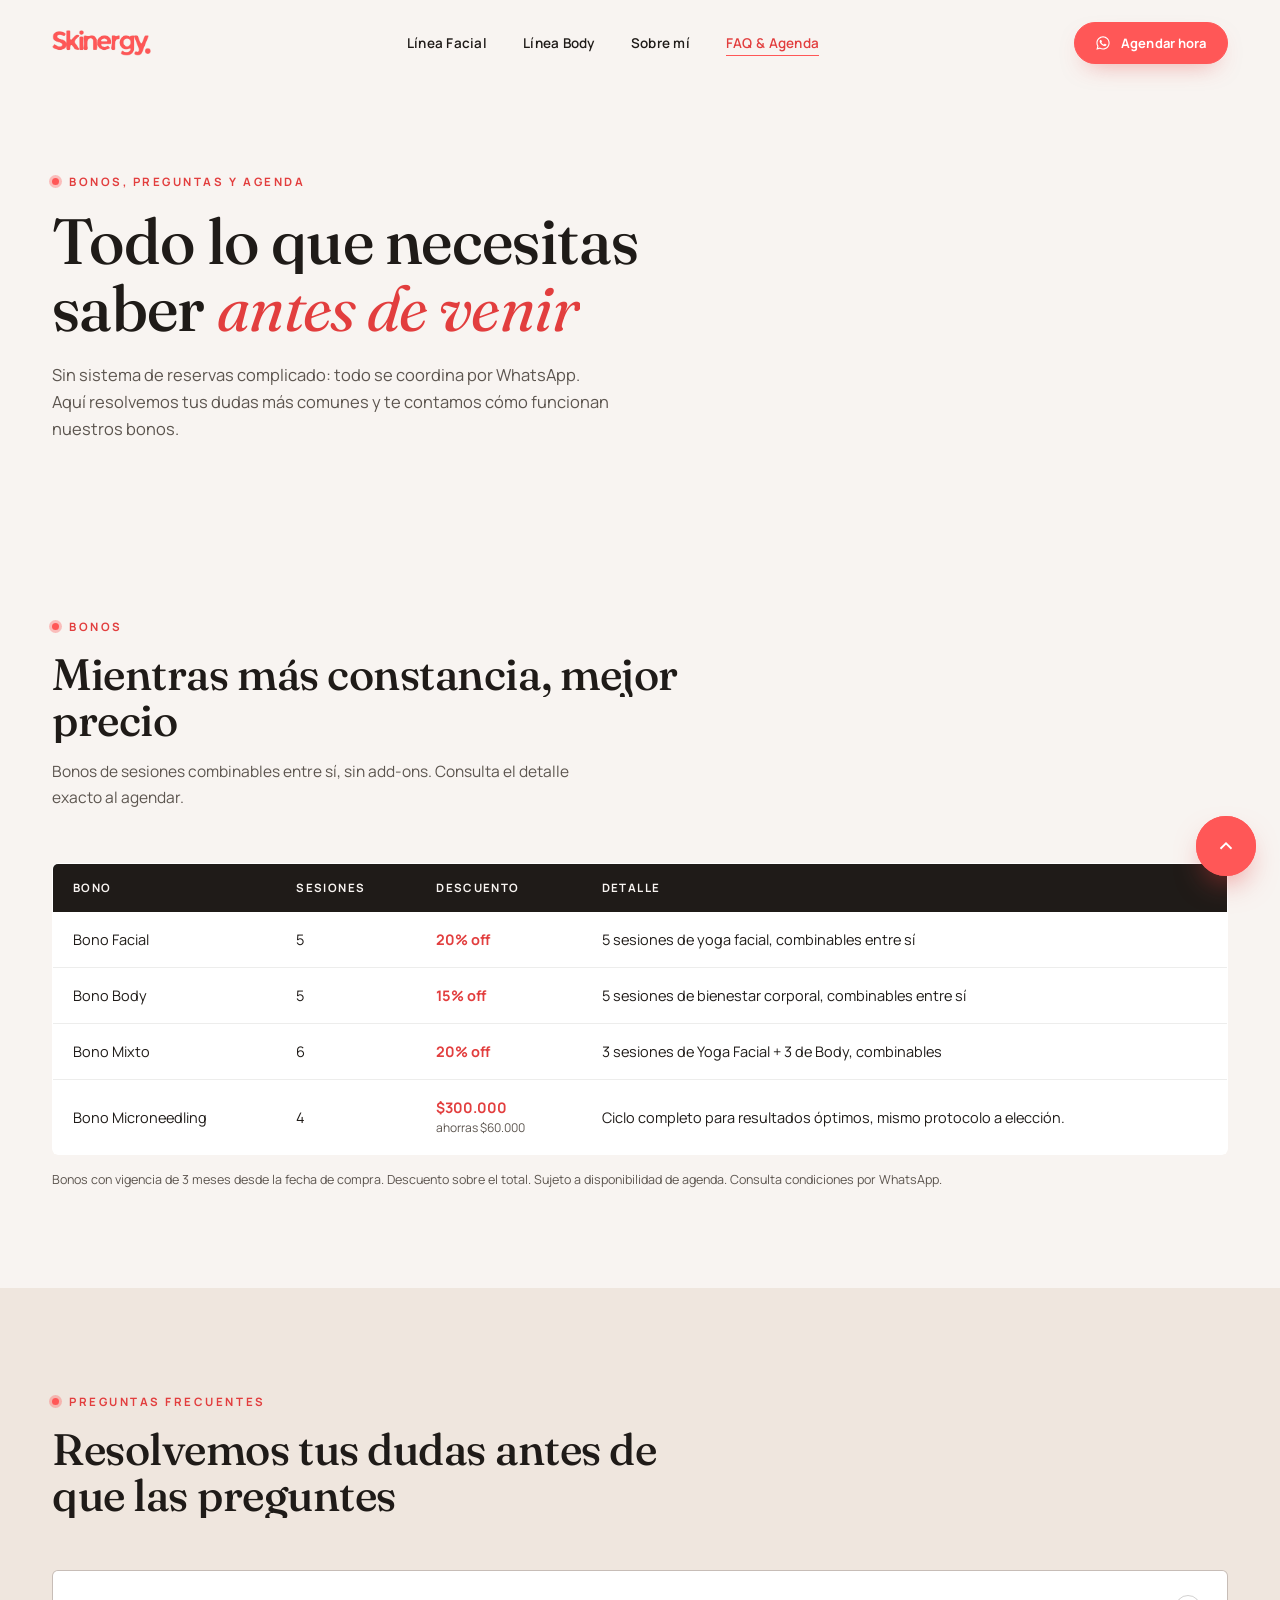
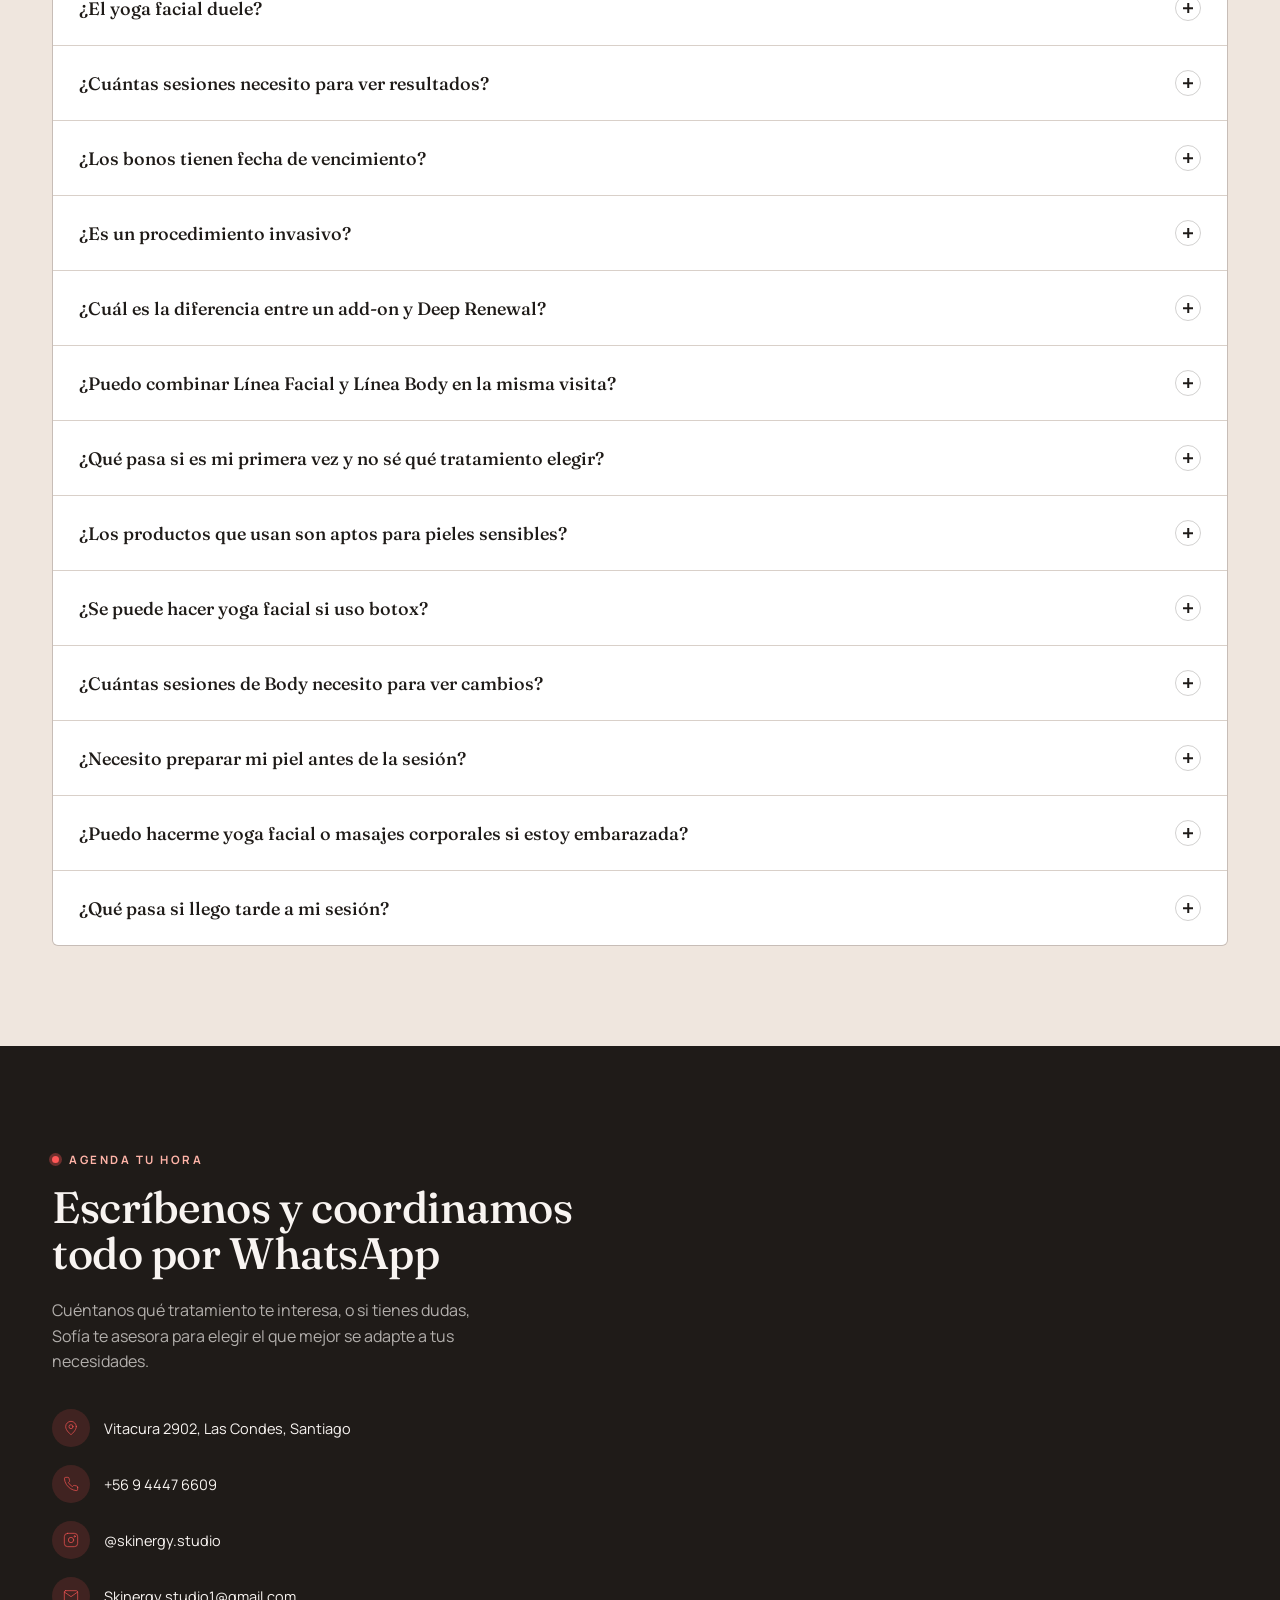
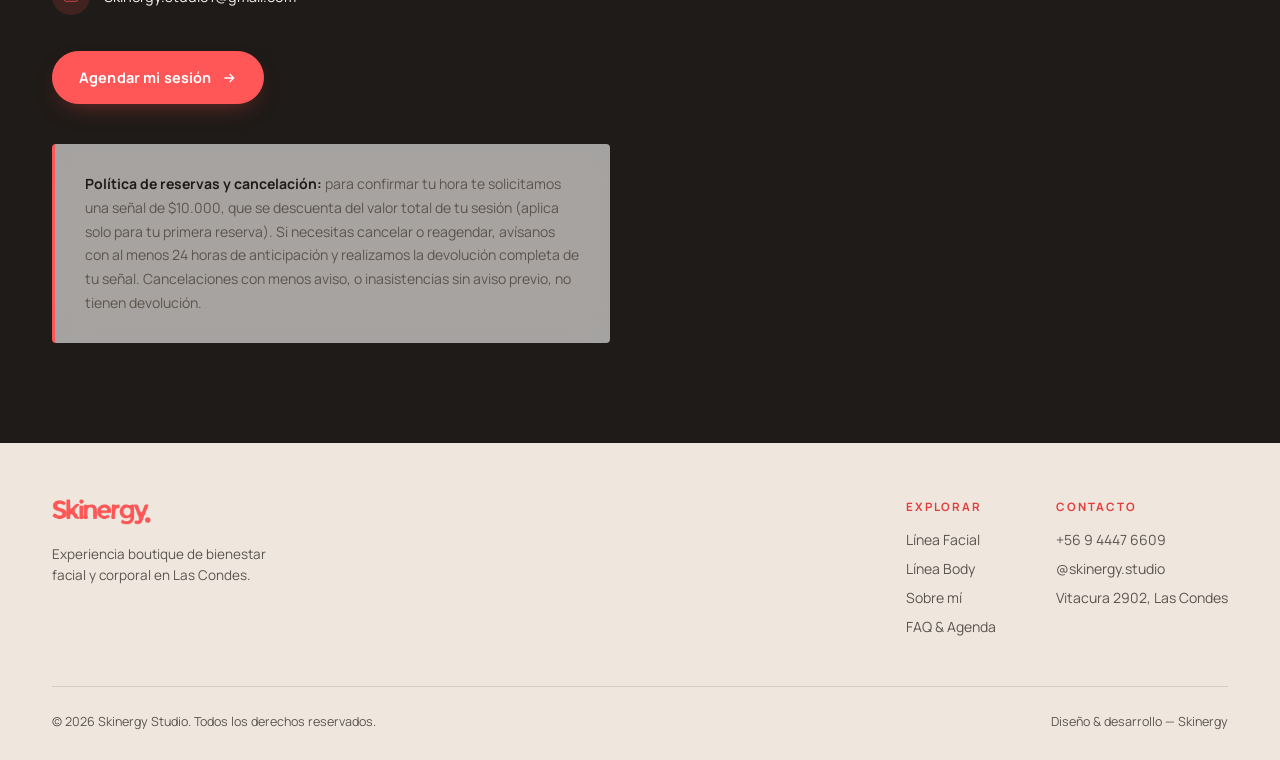
<file: faq-2.html>
<!DOCTYPE html>
<html lang="es">
<head>
<meta charset="UTF-8">
<meta name="viewport" content="width=device-width, initial-scale=1.0, maximum-scale=1">
<title>FAQ, Bonos &amp; Agenda — Skinergy</title>
<meta name="description" content="Preguntas frecuentes, bonos, membresías y cómo agendar hora en Skinergy, estudio de bienestar facial en Las Condes.">
<link rel="preconnect" href="https://fonts.googleapis.com">
<link rel="preconnect" href="https://fonts.gstatic.com" crossorigin>
<link href="https://fonts.googleapis.com/css2?family=Fraunces:ital,opsz,wght@0,9..144,300;0,9..144,400;0,9..144,500;0,9..144,600;1,9..144,400;1,9..144,500&family=Manrope:wght@300;400;500;600;700;800&display=swap" rel="stylesheet">
<link rel="icon" type="image/png" sizes="32x32" href="favicon-32.png">
<link rel="icon" type="image/png" sizes="16x16" href="favicon-16.png">
<link rel="apple-touch-icon" sizes="180x180" href="apple-touch-icon.png">
<link rel="stylesheet" href="styles.css">
<style>
  .policy-box{
    margin-top:40px; padding:28px 30px; background:rgba(255,255,255,.6); backdrop-filter:blur(16px) saturate(180%); -webkit-backdrop-filter:blur(16px) saturate(180%);
    border-left:3px solid var(--coral); border-radius:4px; font-size:14px; color:var(--ink-soft); line-height:1.7;
  }
  .policy-box strong{ color:var(--ink); }
</style>
</head>
<body>

<div class="aurora" aria-hidden="true">
  <span class="aurora-blob b1"></span>
  <span class="aurora-blob b2"></span>
  <span class="aurora-blob b3"></span>
</div>

<header id="siteHeader">
  <div class="wrap nav-row">
    <a href="index.html" class="logo"><img src="logo-wordmark.png" alt="Skinergy — Energía para tu piel"></a>
    <nav class="links">
      <a href="facial.html">Línea Facial</a>
      <a href="body.html">Línea Body</a>
      <a href="about.html">Sobre mí</a>
      <a href="faq.html" class="active">FAQ &amp; Agenda</a>
    </nav>
    <div class="nav-cta">
      <a class="btn" href="https://wa.me/56944476609?text=Hola%2C%20quiero%20agendar%20una%20sesi%C3%B3n%20en%20Skinergy" target="_blank" rel="noopener">
        <svg viewBox="0 0 24 24" fill="currentColor"><path d="M12.04 2C6.58 2 2.13 6.45 2.13 11.91c0 1.75.46 3.46 1.32 4.96L2.05 22l5.25-1.38c1.45.79 3.08 1.21 4.74 1.21h.005c5.46 0 9.9-4.45 9.9-9.92C21.93 6.45 17.5 2 12.04 2Zm0 18.15h-.004a8.2 8.2 0 0 1-4.18-1.15l-.3-.18-3.12.82.83-3.04-.2-.31a8.19 8.19 0 0 1-1.26-4.38c0-4.54 3.7-8.24 8.25-8.24 2.2 0 4.27.86 5.83 2.42a8.19 8.19 0 0 1 2.42 5.83c0 4.55-3.7 8.23-8.25 8.23Zm4.52-6.17c-.25-.12-1.47-.72-1.7-.81-.23-.08-.4-.12-.56.13-.17.25-.64.81-.79.97-.14.17-.29.19-.54.06-.25-.12-1.04-.38-1.99-1.22-.73-.65-1.23-1.46-1.37-1.71-.15-.25-.02-.38.11-.5.11-.11.25-.29.37-.44.13-.14.17-.25.25-.42.08-.17.04-.31-.02-.44-.06-.12-.56-1.34-.76-1.84-.2-.48-.41-.42-.56-.42-.14-.01-.31-.01-.48-.01-.17 0-.44.06-.67.31-.23.25-.87.85-.87 2.08 0 1.23.89 2.41 1.02 2.58.12.17 1.76 2.69 4.27 3.77.6.26 1.06.41 1.43.53.6.19 1.15.16 1.58.1.48-.07 1.47-.6 1.68-1.18.21-.58.21-1.08.15-1.18-.06-.1-.23-.16-.48-.28Z"/></svg>
        <span class="long">Agendar hora</span>
      </a>
      <button class="burger" id="burgerBtn" aria-label="Abrir menú" aria-expanded="false">
        <span></span><span></span><span></span>
      </button>
    </div>
  </div>
  <div class="mobile-menu" id="mobileMenu">
    <div class="mobile-menu-inner">
      <a href="facial.html">Línea Facial</a>
      <a href="body.html">Línea Body</a>
      <a href="about.html">Sobre mí</a>
      <a href="faq.html" class="active">FAQ &amp; Agenda</a>
      <a class="btn" href="https://wa.me/56944476609?text=Hola%2C%20quiero%20agendar%20una%20sesi%C3%B3n%20en%20Skinergy" target="_blank" rel="noopener">Agendar por WhatsApp</a>
    </div>
  </div>
</header>

<main>

  <section class="page-hero">
    <div class="wrap">
      <span class="eyebrow load-reveal">Bonos, preguntas y agenda</span>
      <h1 class="load-reveal">Todo lo que necesitas<br>saber <em>antes de venir</em></h1>
      <p class="lead load-reveal">Sin sistema de reservas complicado: todo se coordina por WhatsApp. Aquí resolvemos tus dudas más comunes y te contamos cómo funcionan nuestros bonos.</p>
    </div>
  </section>

  <!-- BONOS -->
  <section id="bonos">
    <div class="wrap">
      <div class="section-head reveal">
        <span class="eyebrow">Bonos</span>
        <h2>Mientras más constancia, mejor precio</h2>
        <p class="sub">Bonos de sesiones combinables entre sí, sin add-ons. Consulta el detalle exacto al agendar.</p>
      </div>
      <div class="price-table-wrap reveal">
        <table class="price-table">
          <thead>
            <tr><th>Bono</th><th>Sesiones</th><th>Descuento</th><th>Detalle</th></tr>
          </thead>
          <tbody>
            <tr><td>Bono Facial</td><td>5</td><td class="discount">20% off</td><td>5 sesiones de yoga facial, combinables entre sí</td></tr>
            <tr><td>Bono Body</td><td>5</td><td class="discount">15% off</td><td>5 sesiones de bienestar corporal, combinables entre sí</td></tr>
            <tr><td>Bono Mixto</td><td>6</td><td class="discount">20% off</td><td>3 sesiones de Yoga Facial + 3 de Body, combinables</td></tr>
            <tr><td>Bono Microneedling</td><td>4</td><td class="discount">$300.000<br><span style="font-weight:400; font-size:12px; color:var(--ink-soft);">ahorras $60.000</span></td><td>Ciclo completo para resultados óptimos, mismo protocolo a elección.</td></tr>
          </tbody>
        </table>
      </div>
      <p style="margin-top:16px; font-size:12.5px; color:var(--ink-soft);">Bonos con vigencia de 3 meses desde la fecha de compra. Descuento sobre el total. Sujeto a disponibilidad de agenda. Consulta condiciones por WhatsApp.</p>
    </div>
  </section>

  <!-- FAQ -->
  <section style="background:var(--cream-warm);">
    <div class="wrap">
      <div class="section-head reveal">
        <span class="eyebrow">Preguntas frecuentes</span>
        <h2>Resolvemos tus dudas antes de que las preguntes</h2>
      </div>
      <div class="faq-list reveal">
        <div class="faq-item">
          <button class="faq-q">¿El yoga facial duele?<span class="plus"></span></button>
          <div class="faq-a"><div class="faq-a-inner">No. El yoga facial trabaja con técnicas manuales y maniobras específicas — puede sentirse intenso en zonas de mayor tensión (como la mandíbula), pero nunca es un procedimiento doloroso. Muchas clientas describen la sesión como relajante, incluso cuando se trabaja profundo.</div></div>
        </div>
        <div class="faq-item">
          <button class="faq-q">¿Cuántas sesiones necesito para ver resultados?<span class="plus"></span></button>
          <div class="faq-a"><div class="faq-a-inner">Depende del tratamiento y tu objetivo. El yoga facial entrega beneficios desde la primera sesión (efecto lifting inmediato), pero los resultados más duraderos se construyen con constancia — por eso recomendamos bonos si buscas un cambio sostenido.</div></div>
        </div>
        <div class="faq-item">
          <button class="faq-q">¿Los bonos tienen fecha de vencimiento?<span class="plus"></span></button>
          <div class="faq-a"><div class="faq-a-inner">Sí, los bonos tienen una vigencia de 3 meses desde la fecha de compra — un tiempo pensado para darle continuidad y constancia a tu tratamiento, y así lograr los objetivos que buscas. Con 4, 5 o 6 sesiones en 3 meses, el ritmo es bastante cómodo (menos de una sesión cada 2 semanas).</div></div>
        </div>
        <div class="faq-item">
          <button class="faq-q">¿Es un procedimiento invasivo?<span class="plus"></span></button>
          <div class="faq-a"><div class="faq-a-inner">No. Skinergy trabaja exclusivamente sobre la superficie de la piel y la musculatura. Los tratamientos de microneedling (Deep Renewal) son mínimamente invasivos, ya que trabajan con micro-agujas de profundidad controlada, pero no se comparan con procedimientos inyectables ni médicos.</div></div>
        </div>
        <div class="faq-item">
          <button class="faq-q">¿Cuál es la diferencia entre un add-on y Deep Renewal?<span class="plus"></span></button>
          <div class="faq-a"><div class="faq-a-inner">Los add-ons son complementos rápidos y flexibles que se suman a cualquier sesión de yoga facial, sin compromiso ni protocolo. Deep Renewal, en cambio, es un tratamiento independiente con objetivo propio (antiedad, antimanchas o luminosidad) que requiere un número definido de sesiones para lograr resultados óptimos.</div></div>
        </div>
        <div class="faq-item">
          <button class="faq-q">¿Puedo combinar Línea Facial y Línea Body en la misma visita?<span class="plus"></span></button>
          <div class="faq-a"><div class="faq-a-inner">Sí. Ambas líneas comparten la misma filosofía y pueden combinarse en una sesión o alternarse según tu rutina. De hecho, el Bono Mixto está pensado especialmente para quienes quieran vivir ambas experiencias.</div></div>
        </div>
        <div class="faq-item">
          <button class="faq-q">¿Qué pasa si es mi primera vez y no sé qué tratamiento elegir?<span class="plus"></span></button>
          <div class="faq-a"><div class="faq-a-inner">No te preocupes — cada sesión comienza con un diagnóstico personalizado donde evaluamos tu piel, tu cuerpo y tus objetivos, para recomendarte el tratamiento que mejor se adapte a lo que necesitas.</div></div>
        </div>
        <div class="faq-item">
          <button class="faq-q">¿Los productos que usan son aptos para pieles sensibles?<span class="plus"></span></button>
          <div class="faq-a"><div class="faq-a-inner">Trabajamos con marcas profesionales (Casmara, Curenex, entre otras) formuladas para adaptarse a distintos tipos de piel. Si tienes una condición específica o piel muy sensible, cuéntanoslo antes de tu sesión para ajustar el protocolo contigo.</div></div>
        </div>
        <div class="faq-item">
          <button class="faq-q">¿Se puede hacer yoga facial si uso botox?<span class="plus"></span></button>
          <div class="faq-a"><div class="faq-a-inner">Sí. En Skinergy no vemos el yoga facial y el botox como opuestos, sino como enfoques que pueden complementarse. El yoga facial trabaja la musculatura de forma manual y externa, por lo que no interviene en el mismo plano que un procedimiento inyectable. Aun así, si te aplicaste botox recientemente, cuéntanoslo antes de tu sesión para ajustar el trabajo en las zonas tratadas y esperar el tiempo prudente que tu médico haya indicado.</div></div>
        </div>
        <div class="faq-item">
          <button class="faq-q">¿Cuántas sesiones de Body necesito para ver cambios?<span class="plus"></span></button>
          <div class="faq-a"><div class="faq-a-inner">Con el método Renata França, muchas clientas notan resultados desde la primera sesión (mejor contorno, menos hinchazón, piel más firme). Para resultados sostenidos en el tiempo, recomendamos un tratamiento continuo — por eso existen los bonos de 5 sesiones, pensados para acompañar el proceso de forma constante.</div></div>
        </div>
        <div class="faq-item">
          <button class="faq-q">¿Necesito preparar mi piel antes de la sesión?<span class="plus"></span></button>
          <div class="faq-a"><div class="faq-a-inner">No es necesario, pero te recomendamos llegar sin maquillaje o con maquillaje ligero para aprovechar mejor el tiempo de tu sesión.</div></div>
        </div>
        <div class="faq-item">
          <button class="faq-q">¿Puedo hacerme yoga facial o masajes corporales si estoy embarazada?<span class="plus"></span></button>
          <div class="faq-a"><div class="faq-a-inner">Sí, de hecho los tratamientos Drain & Relax y Body Drain son especialmente recomendados para embarazadas con retención de líquidos en el rostro y el cuerpo. Aun así, cuéntanos si estás embarazada al momento de reservar para adaptar la sesión si es necesario.</div></div>
        </div>
        <div class="faq-item">
          <button class="faq-q">¿Qué pasa si llego tarde a mi sesión?<span class="plus"></span></button>
          <div class="faq-a"><div class="faq-a-inner">Tienes un margen de 10 minutos de tolerancia. Pasado ese tiempo, tu sesión terminará a la hora originalmente acordada, para respetar los tiempos de las siguientes clientas. Te recomendamos llegar puntual para aprovechar tu sesión completa.</div></div>
        </div>
      </div>
    </div>
  </section>

  <!-- AGENDA / CONTACTO -->
  <section id="ubicacion" class="contact-band">
    <div class="wrap contact-grid">
      <div>
        <span class="reveal eyebrow on-dark">Agenda tu hora</span>
        <h2 class="reveal">Escríbenos y coordinamos todo por WhatsApp</h2>
        <p class="reveal lead">Cuéntanos qué tratamiento te interesa, o si tienes dudas, Sofía te asesora para elegir el que mejor se adapte a tus necesidades.</p>
        <div class="info-list reveal">
          <div class="info-row">
            <span class="ico"><svg viewBox="0 0 24 24" fill="none" stroke-linecap="round" stroke-linejoin="round"><path d="M20 10c0 6-8 12-8 12s-8-6-8-12a8 8 0 0 1 16 0Z"/><circle cx="12" cy="10" r="3"/></svg></span>
            <span>Vitacura 2902, Las Condes, Santiago</span>
          </div>
          <div class="info-row">
            <span class="ico"><svg viewBox="0 0 24 24" fill="none" stroke-linecap="round" stroke-linejoin="round"><path d="M22 16.92v3a2 2 0 0 1-2.18 2 19.79 19.79 0 0 1-8.63-3.07 19.5 19.5 0 0 1-6-6 19.79 19.79 0 0 1-3.07-8.67A2 2 0 0 1 4.11 2h3a2 2 0 0 1 2 1.72c.127.96.361 1.903.7 2.81a2 2 0 0 1-.45 2.11L8.09 9.91a16 16 0 0 0 6 6l1.27-1.27a2 2 0 0 1 2.11-.45c.907.339 1.85.573 2.81.7A2 2 0 0 1 22 16.92Z"/></svg></span>
            <a href="https://wa.me/56944476609" target="_blank" rel="noopener">+56 9 4447 6609</a>
          </div>
          <div class="info-row">
            <span class="ico"><svg viewBox="0 0 24 24" fill="none" stroke-linecap="round" stroke-linejoin="round"><rect x="2" y="2" width="20" height="20" rx="5"/><circle cx="12" cy="12" r="4"/><circle cx="17.5" cy="6.5" r="1"/></svg></span>
            <a href="https://www.instagram.com/skinergy.studio/" target="_blank" rel="noopener">@skinergy.studio</a>
          </div>
          <div class="info-row">
            <span class="ico"><svg viewBox="0 0 24 24" fill="none" stroke-linecap="round" stroke-linejoin="round"><path d="M4 4h16c1.1 0 2 .9 2 2v12c0 1.1-.9 2-2 2H4c-1.1 0-2-.9-2-2V6c0-1.1.9-2 2-2Z"/><path d="m22 6-10 7L2 6"/></svg></span>
            <a href="mailto:Skinergy.studio1@gmail.com">Skinergy.studio1@gmail.com</a>
          </div>
        </div>
        <a class="btn reveal" href="https://wa.me/56944476609?text=Hola%2C%20quiero%20agendar%20una%20sesi%C3%B3n%20de..." target="_blank" rel="noopener">
          Agendar mi sesión
          <svg viewBox="0 0 24 24" fill="none" stroke="currentColor" stroke-width="2"><path d="M5 12h14M13 6l6 6-6 6"/></svg>
        </a>
        <div class="policy-box reveal">
          <strong>Política de reservas y cancelación:</strong> para confirmar tu hora te solicitamos una señal de $10.000, que se descuenta del valor total de tu sesión (aplica solo para tu primera reserva). Si necesitas cancelar o reagendar, avísanos con al menos 24 horas de anticipación y realizamos la devolución completa de tu señal. Cancelaciones con menos aviso, o inasistencias sin aviso previo, no tienen devolución.
        </div>
      </div>
      <div class="map-frame reveal">
        <iframe src="https://www.google.com/maps?q=Skinergy+-+Energ%C3%ADa+para+tu+piel&ll=-33.4123653,-70.6027542&z=17&output=embed" width="100%" height="100%" style="border:0;" loading="lazy" referrerpolicy="no-referrer-when-downgrade" title="Ubicación Skinergy — Av. Vitacura 2902, Las Condes"></iframe>
      </div>
    </div>
  </section>

</main>

<footer>
  <div class="wrap">
    <div class="footer-top">
      <div>
        <a href="index.html" class="logo"><img src="logo-wordmark.png" alt="Skinergy — Energía para tu piel"></a>
        <p style="margin-top:14px; max-width:240px; font-size:13.5px; color:var(--ink-soft); line-height:1.6;">Experiencia boutique de bienestar facial y corporal en Las Condes.</p>
      </div>
      <div class="footer-cols">
        <div class="footer-col">
          <h5>Explorar</h5>
          <a href="facial.html">Línea Facial</a>
          <a href="body.html">Línea Body</a>
          <a href="about.html">Sobre mí</a>
          <a href="faq.html">FAQ &amp; Agenda</a>
        </div>
        <div class="footer-col">
          <h5>Contacto</h5>
          <a href="https://wa.me/56944476609" target="_blank" rel="noopener">+56 9 4447 6609</a>
          <a href="https://www.instagram.com/skinergy.studio/" target="_blank" rel="noopener">@skinergy.studio</a>
          <a href="faq.html#ubicacion">Vitacura 2902, Las Condes</a>
        </div>
      </div>
    </div>
    <div class="footer-bottom">
      <p>© 2026 Skinergy Studio. Todos los derechos reservados.</p>
      <p>Diseño &amp; desarrollo — Skinergy</p>
    </div>
  </div>
</footer>

<div class="fab-group" id="fabGroup">
  <div class="fab-options">
    <a class="fab-item" href="https://www.instagram.com/skinergy.studio/" target="_blank" rel="noopener" aria-label="Instagram">
      <svg viewBox="0 0 24 24"><path d="M12 2.163c3.204 0 3.584.012 4.85.07 3.252.148 4.771 1.691 4.919 4.919.058 1.265.069 1.645.069 4.849 0 3.205-.012 3.584-.069 4.849-.149 3.225-1.664 4.771-4.919 4.919-1.266.058-1.644.07-4.85.07-3.204 0-3.584-.012-4.849-.07-3.26-.149-4.771-1.699-4.919-4.92-.058-1.265-.07-1.644-.07-4.849 0-3.204.013-3.583.07-4.849.149-3.227 1.664-4.771 4.919-4.919 1.266-.057 1.645-.069 4.849-.069zm0-2.163c-3.259 0-3.667.014-4.947.072-4.358.2-6.78 2.618-6.98 6.98-.059 1.281-.073 1.689-.073 4.948 0 3.259.014 3.668.072 4.948.2 4.358 2.618 6.78 6.98 6.98 1.281.058 1.689.072 4.948.072 3.259 0 3.668-.014 4.948-.072 4.354-.2 6.782-2.618 6.979-6.98.059-1.28.073-1.689.073-4.948 0-3.259-.014-3.667-.072-4.947-.196-4.354-2.617-6.78-6.979-6.98-1.281-.059-1.69-.073-4.949-.073zm0 5.838c-3.403 0-6.162 2.759-6.162 6.162s2.759 6.163 6.162 6.163 6.162-2.759 6.162-6.163c0-3.403-2.759-6.162-6.162-6.162zm0 10.162c-2.209 0-4-1.79-4-4 0-2.209 1.791-4 4-4s4 1.791 4 4c0 2.21-1.791 4-4 4zm6.406-11.845c-.796 0-1.441.645-1.441 1.44s.645 1.44 1.441 1.44c.795 0 1.439-.645 1.439-1.44s-.644-1.44-1.439-1.44z"/></svg>
    </a>
    <a class="fab-item" href="https://wa.me/56944476609?text=Hola%2C%20quiero%20agendar%20una%20sesi%C3%B3n%20en%20Skinergy" target="_blank" rel="noopener" aria-label="WhatsApp">
      <svg viewBox="0 0 24 24"><path d="M12.04 2C6.58 2 2.13 6.45 2.13 11.91c0 1.75.46 3.46 1.32 4.96L2.05 22l5.25-1.38c1.45.79 3.08 1.21 4.74 1.21h.005c5.46 0 9.9-4.45 9.9-9.92C21.93 6.45 17.5 2 12.04 2Zm0 18.15h-.004a8.2 8.2 0 0 1-4.18-1.15l-.3-.18-3.12.82.83-3.04-.2-.31a8.19 8.19 0 0 1-1.26-4.38c0-4.54 3.7-8.24 8.25-8.24 2.2 0 4.27.86 5.83 2.42a8.19 8.19 0 0 1 2.42 5.83c0 4.55-3.7 8.23-8.25 8.23Zm4.52-6.17c-.25-.12-1.47-.72-1.7-.81-.23-.08-.4-.12-.56.13-.17.25-.64.81-.79.97-.14.17-.29.19-.54.06-.25-.12-1.04-.38-1.99-1.22-.73-.65-1.23-1.46-1.37-1.71-.15-.25-.02-.38.11-.5.11-.11.25-.29.37-.44.13-.14.17-.25.25-.42.08-.17.04-.31-.02-.44-.06-.12-.56-1.34-.76-1.84-.2-.48-.41-.42-.56-.42-.14-.01-.31-.01-.48-.01-.17 0-.44.06-.67.31-.23.25-.87.85-.87 2.08 0 1.23.89 2.41 1.02 2.58.12.17 1.76 2.69 4.27 3.77.6.26 1.06.41 1.43.53.6.19 1.15.16 1.58.1.48-.07 1.47-.6 1.68-1.18.21-.58.21-1.08.15-1.18-.06-.1-.23-.16-.48-.28Z"/></svg>
    </a>
  </div>
  <button class="fab-toggle" id="fabToggle" aria-label="Mostrar contacto" aria-expanded="false">
    <span class="pulse"></span>
    <svg viewBox="0 0 24 24" fill="none" stroke="currentColor" stroke-width="2"><path d="M6 15l6-6 6 6"/></svg>
  </button>
</div>

<script src="script.js"></script>
</body>
</html>
</file>
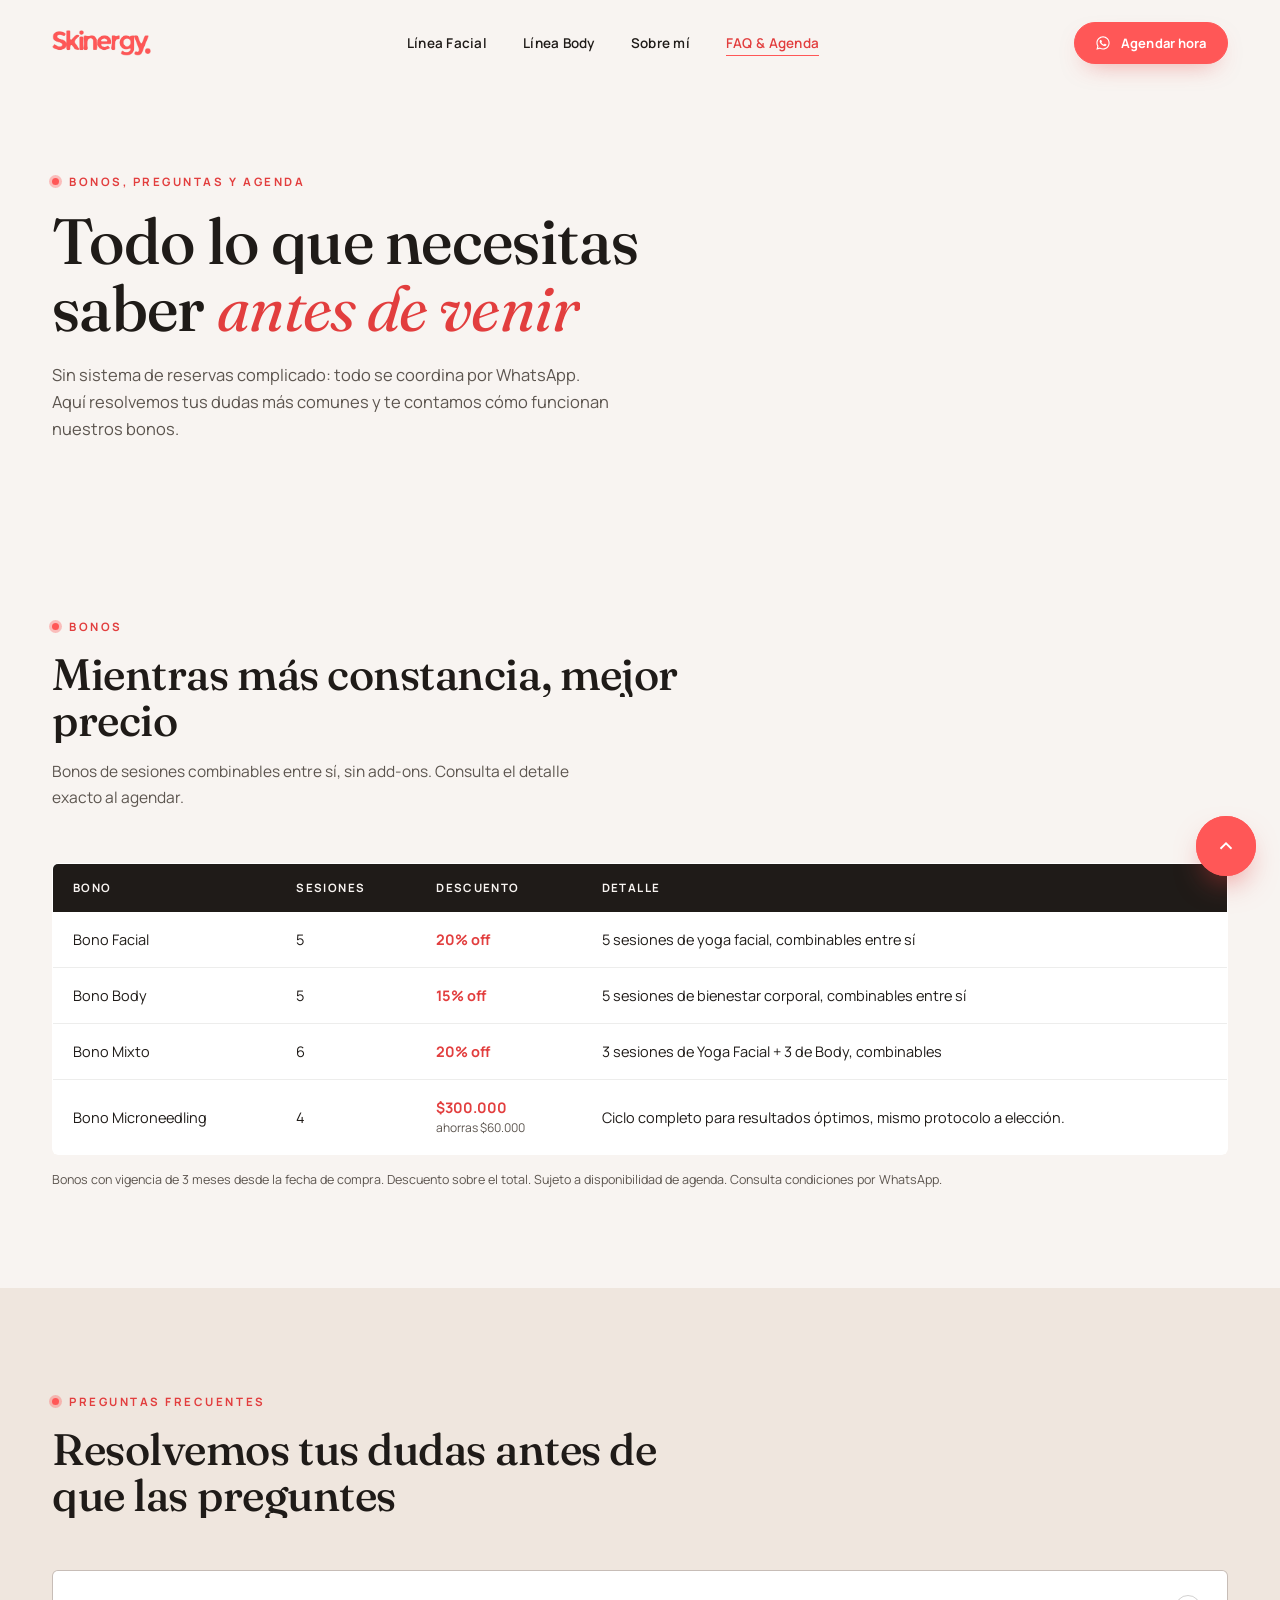
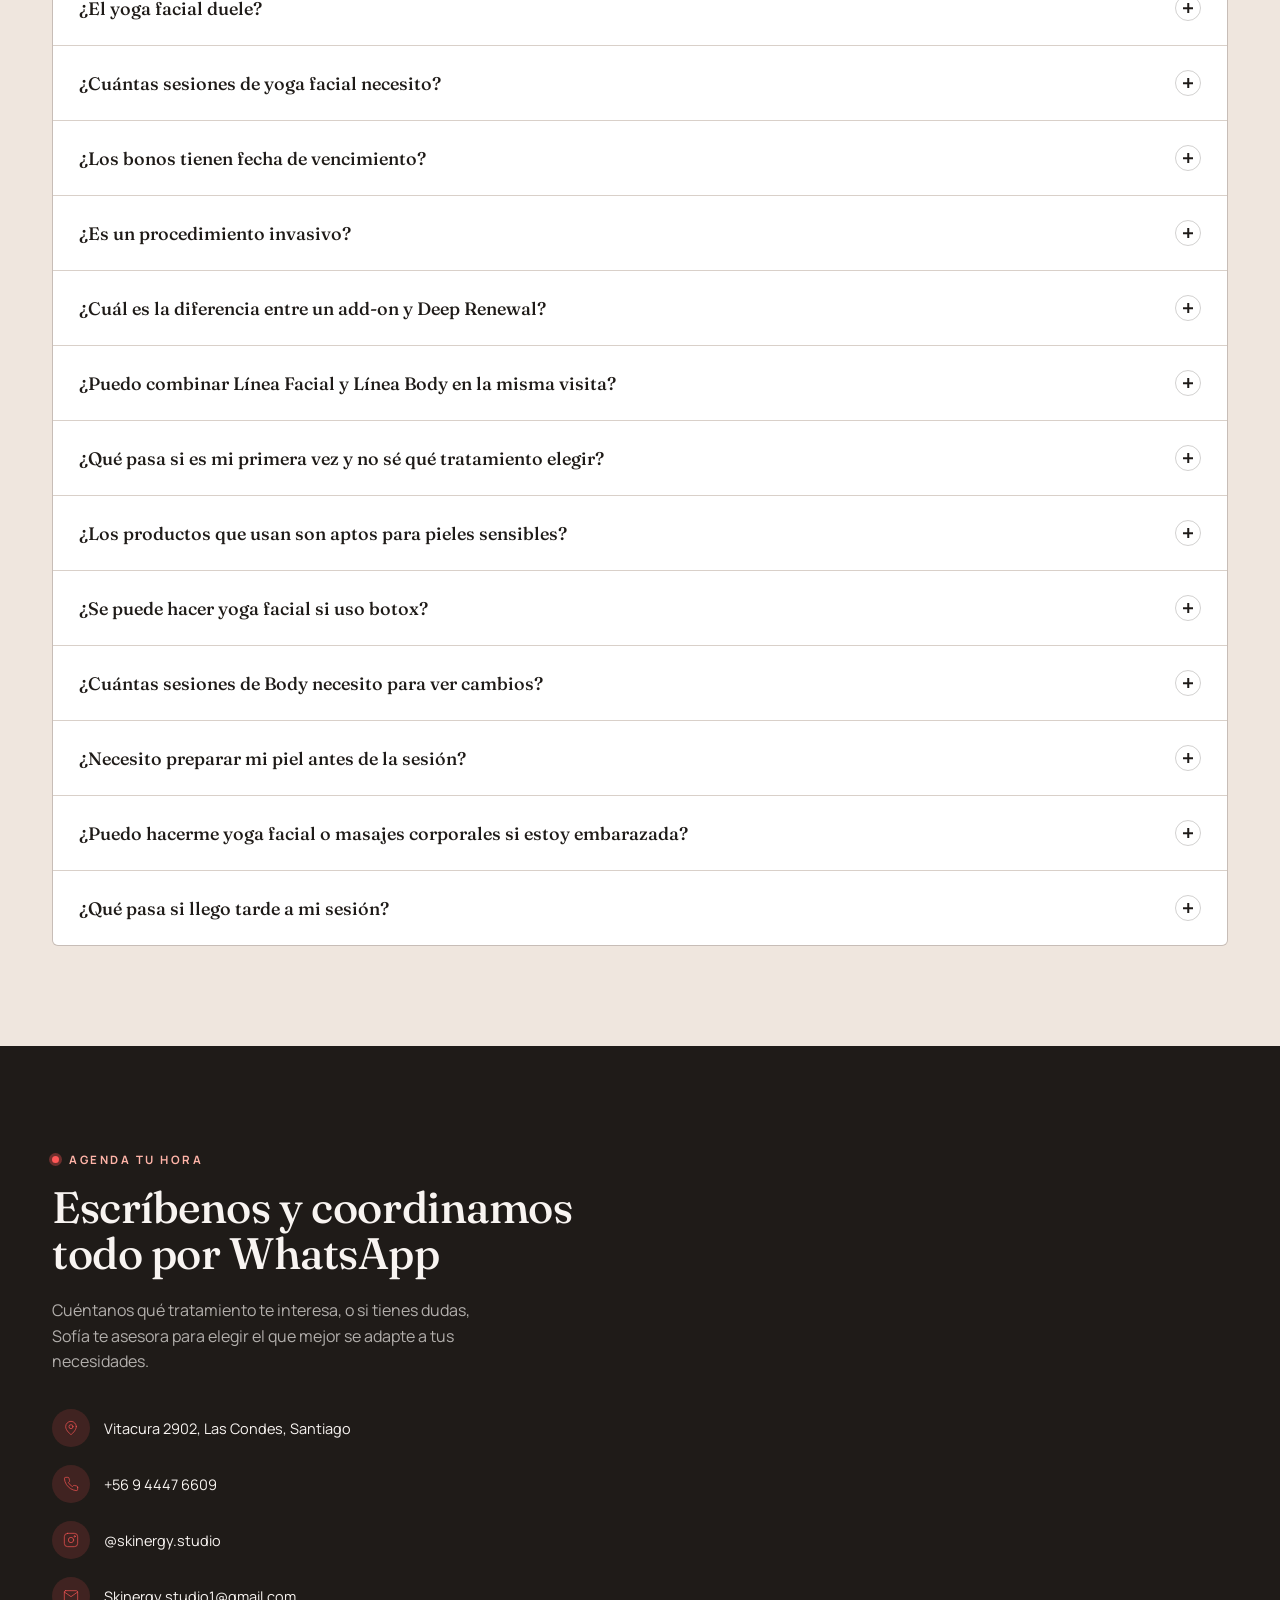
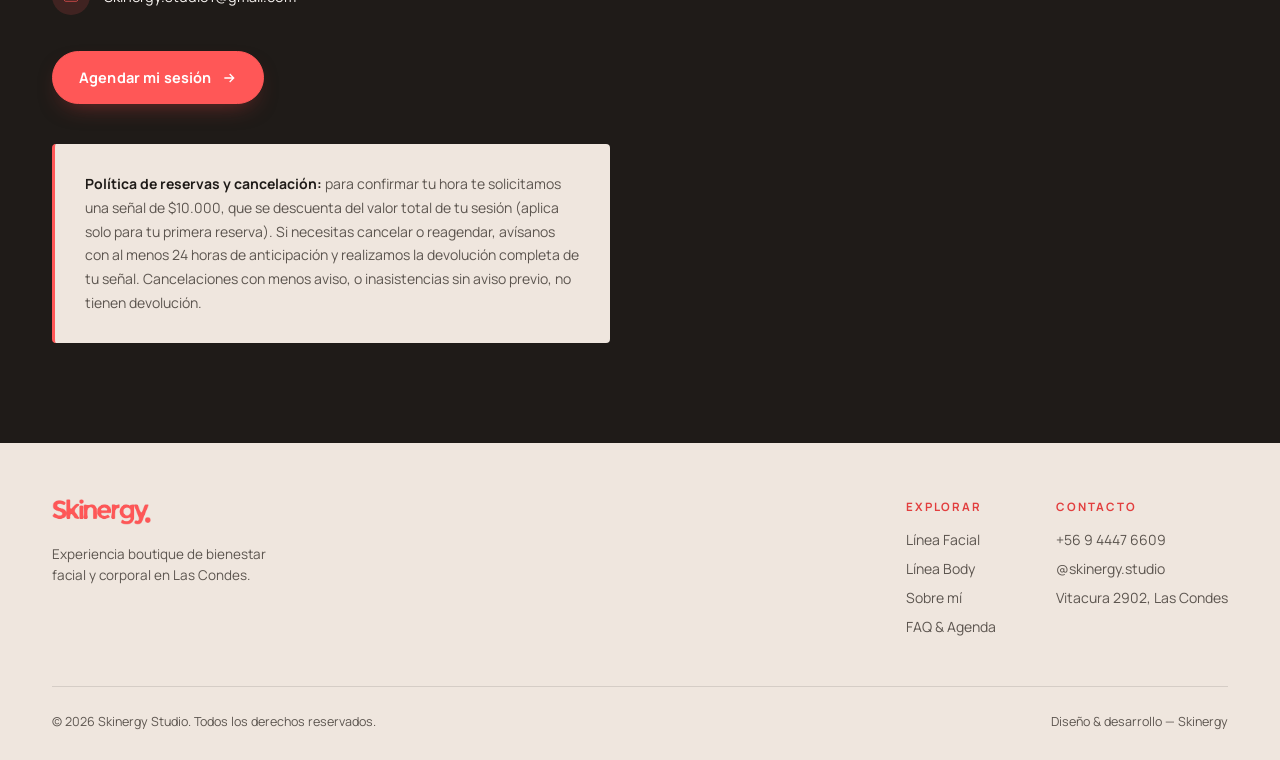
<file: faq.html>
<!DOCTYPE html>
<html lang="es">
<head>
<meta charset="UTF-8">
<meta name="viewport" content="width=device-width, initial-scale=1.0, maximum-scale=1">
<title>FAQ, Bonos &amp; Agenda — Skinergy</title>
<meta name="description" content="Preguntas frecuentes, bonos, membresías y cómo agendar hora en Skinergy, estudio de bienestar facial en Las Condes.">
<link rel="preconnect" href="https://fonts.googleapis.com">
<link rel="preconnect" href="https://fonts.gstatic.com" crossorigin>
<link href="https://fonts.googleapis.com/css2?family=Fraunces:ital,opsz,wght@0,9..144,300;0,9..144,400;0,9..144,500;0,9..144,600;1,9..144,400;1,9..144,500&family=Manrope:wght@300;400;500;600;700;800&display=swap" rel="stylesheet">
<link rel="icon" type="image/png" sizes="32x32" href="favicon-32.png">
<link rel="icon" type="image/png" sizes="16x16" href="favicon-16.png">
<link rel="apple-touch-icon" sizes="180x180" href="apple-touch-icon.png">
<link rel="stylesheet" href="styles.css">
<style>
  .policy-box{
    margin-top:40px; padding:28px 30px; background:var(--cream-warm);
    border-left:3px solid var(--coral); border-radius:4px; font-size:14px; color:var(--ink-soft); line-height:1.7;
  }
  .policy-box strong{ color:var(--ink); }
</style>
</head>
<body>

<header id="siteHeader">
  <div class="wrap nav-row">
    <a href="index.html" class="logo"><img src="logo-wordmark.png" alt="Skinergy — Energía para tu piel"></a>
    <nav class="links">
      <a href="facial.html">Línea Facial</a>
      <a href="body.html">Línea Body</a>
      <a href="about.html">Sobre mí</a>
      <a href="faq.html" class="active">FAQ &amp; Agenda</a>
    </nav>
    <div class="nav-cta">
      <a class="btn" href="https://wa.me/56944476609?text=Hola%2C%20quiero%20agendar%20una%20sesi%C3%B3n%20en%20Skinergy" target="_blank" rel="noopener">
        <svg viewBox="0 0 24 24" fill="currentColor"><path d="M12.04 2C6.58 2 2.13 6.45 2.13 11.91c0 1.75.46 3.46 1.32 4.96L2.05 22l5.25-1.38c1.45.79 3.08 1.21 4.74 1.21h.005c5.46 0 9.9-4.45 9.9-9.92C21.93 6.45 17.5 2 12.04 2Zm0 18.15h-.004a8.2 8.2 0 0 1-4.18-1.15l-.3-.18-3.12.82.83-3.04-.2-.31a8.19 8.19 0 0 1-1.26-4.38c0-4.54 3.7-8.24 8.25-8.24 2.2 0 4.27.86 5.83 2.42a8.19 8.19 0 0 1 2.42 5.83c0 4.55-3.7 8.23-8.25 8.23Zm4.52-6.17c-.25-.12-1.47-.72-1.7-.81-.23-.08-.4-.12-.56.13-.17.25-.64.81-.79.97-.14.17-.29.19-.54.06-.25-.12-1.04-.38-1.99-1.22-.73-.65-1.23-1.46-1.37-1.71-.15-.25-.02-.38.11-.5.11-.11.25-.29.37-.44.13-.14.17-.25.25-.42.08-.17.04-.31-.02-.44-.06-.12-.56-1.34-.76-1.84-.2-.48-.41-.42-.56-.42-.14-.01-.31-.01-.48-.01-.17 0-.44.06-.67.31-.23.25-.87.85-.87 2.08 0 1.23.89 2.41 1.02 2.58.12.17 1.76 2.69 4.27 3.77.6.26 1.06.41 1.43.53.6.19 1.15.16 1.58.1.48-.07 1.47-.6 1.68-1.18.21-.58.21-1.08.15-1.18-.06-.1-.23-.16-.48-.28Z"/></svg>
        <span class="long">Agendar hora</span>
      </a>
      <button class="burger" id="burgerBtn" aria-label="Abrir menú" aria-expanded="false">
        <span></span><span></span><span></span>
      </button>
    </div>
  </div>
  <div class="mobile-menu" id="mobileMenu">
    <div class="mobile-menu-inner">
      <a href="facial.html">Línea Facial</a>
      <a href="body.html">Línea Body</a>
      <a href="about.html">Sobre mí</a>
      <a href="faq.html" class="active">FAQ &amp; Agenda</a>
      <a class="btn" href="https://wa.me/56944476609?text=Hola%2C%20quiero%20agendar%20una%20sesi%C3%B3n%20en%20Skinergy" target="_blank" rel="noopener">Agendar por WhatsApp</a>
    </div>
  </div>
</header>

<main>

  <section class="page-hero">
    <div class="wrap">
      <span class="eyebrow load-reveal">Bonos, preguntas y agenda</span>
      <h1 class="load-reveal">Todo lo que necesitas<br>saber <em>antes de venir</em></h1>
      <p class="lead load-reveal">Sin sistema de reservas complicado: todo se coordina por WhatsApp. Aquí resolvemos tus dudas más comunes y te contamos cómo funcionan nuestros bonos.</p>
    </div>
  </section>

  <!-- BONOS -->
  <section id="bonos">
    <div class="wrap">
      <div class="section-head reveal">
        <span class="eyebrow">Bonos</span>
        <h2>Mientras más constancia, mejor precio</h2>
        <p class="sub">Bonos de sesiones combinables entre sí, sin add-ons. Consulta el detalle exacto al agendar.</p>
      </div>
      <div class="price-table-wrap reveal">
        <table class="price-table">
          <thead>
            <tr><th>Bono</th><th>Sesiones</th><th>Descuento</th><th>Detalle</th></tr>
          </thead>
          <tbody>
            <tr><td>Bono Facial</td><td>5</td><td class="discount">20% off</td><td>5 sesiones de yoga facial, combinables entre sí</td></tr>
            <tr><td>Bono Body</td><td>5</td><td class="discount">15% off</td><td>5 sesiones de bienestar corporal, combinables entre sí</td></tr>
            <tr><td>Bono Mixto</td><td>6</td><td class="discount">20% off</td><td>3 sesiones de Yoga Facial + 3 de Body, combinables</td></tr>
            <tr><td>Bono Microneedling</td><td>4</td><td class="discount">$300.000<br><span style="font-weight:400; font-size:12px; color:var(--ink-soft);">ahorras $60.000</span></td><td>Ciclo completo para resultados óptimos, mismo protocolo a elección.</td></tr>
          </tbody>
        </table>
      </div>
      <p style="margin-top:16px; font-size:12.5px; color:var(--ink-soft);">Bonos con vigencia de 3 meses desde la fecha de compra. Descuento sobre el total. Sujeto a disponibilidad de agenda. Consulta condiciones por WhatsApp.</p>
    </div>
  </section>

  <!-- FAQ -->
  <section style="background:var(--cream-warm);">
    <div class="wrap">
      <div class="section-head reveal">
        <span class="eyebrow">Preguntas frecuentes</span>
        <h2>Resolvemos tus dudas antes de que las preguntes</h2>
      </div>
      <div class="faq-list reveal">
        <div class="faq-item">
          <button class="faq-q">¿El yoga facial duele?<span class="plus"></span></button>
          <div class="faq-a"><div class="faq-a-inner">No. El yoga facial trabaja con técnicas manuales y maniobras específicas — puede sentirse intenso en zonas de mayor tensión (como la mandíbula), pero nunca es un procedimiento doloroso. Muchas clientas describen la sesión como relajante, incluso cuando se trabaja profundo.</div></div>
        </div>
        <div class="faq-item">
          <button class="faq-q">¿Cuántas sesiones de yoga facial necesito?<span class="plus"></span></button>
          <div class="faq-a"><div class="faq-a-inner">Depende del tratamiento y tu objetivo. El yoga facial entrega beneficios desde la primera sesión (efecto lifting inmediato), pero los resultados más duraderos se construyen con constancia — por eso recomendamos bonos si buscas un cambio sostenido.</div></div>
        </div>
        <div class="faq-item">
          <button class="faq-q">¿Los bonos tienen fecha de vencimiento?<span class="plus"></span></button>
          <div class="faq-a"><div class="faq-a-inner">Sí, los bonos tienen una vigencia de 3 meses desde la fecha de compra — un tiempo pensado para darle continuidad y constancia a tu tratamiento, y así lograr los objetivos que buscas. Con 4, 5 o 6 sesiones en 3 meses, el ritmo es bastante cómodo (menos de una sesión cada 2 semanas).</div></div>
        </div>
        <div class="faq-item">
          <button class="faq-q">¿Es un procedimiento invasivo?<span class="plus"></span></button>
          <div class="faq-a"><div class="faq-a-inner">No. Skinergy trabaja exclusivamente sobre la superficie de la piel y la musculatura. Los tratamientos de microneedling (Deep Renewal) son mínimamente invasivos, ya que trabajan con micro-agujas de profundidad controlada, pero no se comparan con procedimientos inyectables ni médicos.</div></div>
        </div>
        <div class="faq-item">
          <button class="faq-q">¿Cuál es la diferencia entre un add-on y Deep Renewal?<span class="plus"></span></button>
          <div class="faq-a"><div class="faq-a-inner">Los add-ons son complementos rápidos y flexibles que se suman a cualquier sesión de yoga facial, sin compromiso ni protocolo. Deep Renewal, en cambio, es un tratamiento independiente con objetivo propio (antiedad, antimanchas o luminosidad) que requiere un número definido de sesiones para lograr resultados óptimos.</div></div>
        </div>
        <div class="faq-item">
          <button class="faq-q">¿Puedo combinar Línea Facial y Línea Body en la misma visita?<span class="plus"></span></button>
          <div class="faq-a"><div class="faq-a-inner">Sí. Ambas líneas comparten la misma filosofía y pueden combinarse en una sesión o alternarse según tu rutina. De hecho, el Bono Mixto está pensado especialmente para quienes quieran vivir ambas experiencias.</div></div>
        </div>
        <div class="faq-item">
          <button class="faq-q">¿Qué pasa si es mi primera vez y no sé qué tratamiento elegir?<span class="plus"></span></button>
          <div class="faq-a"><div class="faq-a-inner">No te preocupes — cada sesión comienza con un diagnóstico personalizado donde evaluamos tu piel, tu cuerpo y tus objetivos, para recomendarte el tratamiento que mejor se adapte a lo que necesitas.</div></div>
        </div>
        <div class="faq-item">
          <button class="faq-q">¿Los productos que usan son aptos para pieles sensibles?<span class="plus"></span></button>
          <div class="faq-a"><div class="faq-a-inner">Trabajamos con marcas profesionales (Casmara, Curenex, entre otras) formuladas para adaptarse a distintos tipos de piel. Si tienes una condición específica o piel muy sensible, cuéntanoslo antes de tu sesión para ajustar el protocolo contigo.</div></div>
        </div>
        <div class="faq-item">
          <button class="faq-q">¿Se puede hacer yoga facial si uso botox?<span class="plus"></span></button>
          <div class="faq-a"><div class="faq-a-inner">Sí. En Skinergy no vemos el yoga facial y el botox como opuestos, sino como enfoques que pueden complementarse. El yoga facial trabaja la musculatura de forma manual y externa, por lo que no interviene en el mismo plano que un procedimiento inyectable. Aun así, si te aplicaste botox recientemente, cuéntanoslo antes de tu sesión para ajustar el trabajo en las zonas tratadas y esperar el tiempo prudente que tu médico haya indicado.</div></div>
        </div>
        <div class="faq-item">
          <button class="faq-q">¿Cuántas sesiones de Body necesito para ver cambios?<span class="plus"></span></button>
          <div class="faq-a"><div class="faq-a-inner">Con el método Renata França, muchas clientas notan resultados desde la primera sesión (mejor contorno, menos hinchazón, piel más firme). Para resultados sostenidos en el tiempo, recomendamos un tratamiento continuo — por eso existen los bonos de 5 sesiones, pensados para acompañar el proceso de forma constante.</div></div>
        </div>
        <div class="faq-item">
          <button class="faq-q">¿Necesito preparar mi piel antes de la sesión?<span class="plus"></span></button>
          <div class="faq-a"><div class="faq-a-inner">No es necesario, pero te recomendamos llegar sin maquillaje o con maquillaje ligero para aprovechar mejor el tiempo de tu sesión.</div></div>
        </div>
        <div class="faq-item">
          <button class="faq-q">¿Puedo hacerme yoga facial o masajes corporales si estoy embarazada?<span class="plus"></span></button>
          <div class="faq-a"><div class="faq-a-inner">Sí, de hecho los tratamientos Drain & Relax y Body Drain son especialmente recomendados para embarazadas con retención de líquidos en el rostro y el cuerpo. Aun así, cuéntanos si estás embarazada al momento de reservar para adaptar la sesión si es necesario.</div></div>
        </div>
        <div class="faq-item">
          <button class="faq-q">¿Qué pasa si llego tarde a mi sesión?<span class="plus"></span></button>
          <div class="faq-a"><div class="faq-a-inner">Tienes un margen de 10 minutos de tolerancia. Pasado ese tiempo, tu sesión terminará a la hora originalmente acordada, para respetar los tiempos de las siguientes clientas. Te recomendamos llegar puntual para aprovechar tu sesión completa.</div></div>
        </div>
      </div>
    </div>
  </section>

  <!-- AGENDA / CONTACTO -->
  <section id="ubicacion" class="contact-band">
    <div class="wrap contact-grid">
      <div>
        <span class="reveal eyebrow on-dark">Agenda tu hora</span>
        <h2 class="reveal">Escríbenos y coordinamos todo por WhatsApp</h2>
        <p class="reveal lead">Cuéntanos qué tratamiento te interesa, o si tienes dudas, Sofía te asesora para elegir el que mejor se adapte a tus necesidades.</p>
        <div class="info-list reveal">
          <div class="info-row">
            <span class="ico"><svg viewBox="0 0 24 24" fill="none" stroke-linecap="round" stroke-linejoin="round"><path d="M20 10c0 6-8 12-8 12s-8-6-8-12a8 8 0 0 1 16 0Z"/><circle cx="12" cy="10" r="3"/></svg></span>
            <span>Vitacura 2902, Las Condes, Santiago</span>
          </div>
          <div class="info-row">
            <span class="ico"><svg viewBox="0 0 24 24" fill="none" stroke-linecap="round" stroke-linejoin="round"><path d="M22 16.92v3a2 2 0 0 1-2.18 2 19.79 19.79 0 0 1-8.63-3.07 19.5 19.5 0 0 1-6-6 19.79 19.79 0 0 1-3.07-8.67A2 2 0 0 1 4.11 2h3a2 2 0 0 1 2 1.72c.127.96.361 1.903.7 2.81a2 2 0 0 1-.45 2.11L8.09 9.91a16 16 0 0 0 6 6l1.27-1.27a2 2 0 0 1 2.11-.45c.907.339 1.85.573 2.81.7A2 2 0 0 1 22 16.92Z"/></svg></span>
            <a href="https://wa.me/56944476609" target="_blank" rel="noopener">+56 9 4447 6609</a>
          </div>
          <div class="info-row">
            <span class="ico"><svg viewBox="0 0 24 24" fill="none" stroke-linecap="round" stroke-linejoin="round"><rect x="2" y="2" width="20" height="20" rx="5"/><circle cx="12" cy="12" r="4"/><circle cx="17.5" cy="6.5" r="1"/></svg></span>
            <a href="https://www.instagram.com/skinergy.studio/" target="_blank" rel="noopener">@skinergy.studio</a>
          </div>
          <div class="info-row">
            <span class="ico"><svg viewBox="0 0 24 24" fill="none" stroke-linecap="round" stroke-linejoin="round"><path d="M4 4h16c1.1 0 2 .9 2 2v12c0 1.1-.9 2-2 2H4c-1.1 0-2-.9-2-2V6c0-1.1.9-2 2-2Z"/><path d="m22 6-10 7L2 6"/></svg></span>
            <a href="mailto:Skinergy.studio1@gmail.com">Skinergy.studio1@gmail.com</a>
          </div>
        </div>
        <a class="btn reveal" href="https://wa.me/56944476609?text=Hola%2C%20quiero%20agendar%20una%20sesi%C3%B3n%20de..." target="_blank" rel="noopener">
          Agendar mi sesión
          <svg viewBox="0 0 24 24" fill="none" stroke="currentColor" stroke-width="2"><path d="M5 12h14M13 6l6 6-6 6"/></svg>
        </a>
        <div class="policy-box reveal">
          <strong>Política de reservas y cancelación:</strong> para confirmar tu hora te solicitamos una señal de $10.000, que se descuenta del valor total de tu sesión (aplica solo para tu primera reserva). Si necesitas cancelar o reagendar, avísanos con al menos 24 horas de anticipación y realizamos la devolución completa de tu señal. Cancelaciones con menos aviso, o inasistencias sin aviso previo, no tienen devolución.
        </div>
      </div>
      <div class="map-frame reveal">
        <iframe src="https://www.google.com/maps?q=Skinergy+-+Energ%C3%ADa+para+tu+piel&ll=-33.4123653,-70.6027542&z=17&output=embed" width="100%" height="100%" style="border:0;" loading="lazy" referrerpolicy="no-referrer-when-downgrade" title="Ubicación Skinergy — Av. Vitacura 2902, Las Condes"></iframe>
      </div>
    </div>
  </section>

</main>

<footer>
  <div class="wrap">
    <div class="footer-top">
      <div>
        <a href="index.html" class="logo"><img src="logo-wordmark.png" alt="Skinergy — Energía para tu piel"></a>
        <p style="margin-top:14px; max-width:240px; font-size:13.5px; color:var(--ink-soft); line-height:1.6;">Experiencia boutique de bienestar facial y corporal en Las Condes.</p>
      </div>
      <div class="footer-cols">
        <div class="footer-col">
          <h5>Explorar</h5>
          <a href="facial.html">Línea Facial</a>
          <a href="body.html">Línea Body</a>
          <a href="about.html">Sobre mí</a>
          <a href="faq.html">FAQ &amp; Agenda</a>
        </div>
        <div class="footer-col">
          <h5>Contacto</h5>
          <a href="https://wa.me/56944476609" target="_blank" rel="noopener">+56 9 4447 6609</a>
          <a href="https://www.instagram.com/skinergy.studio/" target="_blank" rel="noopener">@skinergy.studio</a>
          <a href="faq.html#ubicacion">Vitacura 2902, Las Condes</a>
        </div>
      </div>
    </div>
    <div class="footer-bottom">
      <p>© 2026 Skinergy Studio. Todos los derechos reservados.</p>
      <p>Diseño &amp; desarrollo — Skinergy</p>
    </div>
  </div>
</footer>

<div class="fab-group" id="fabGroup">
  <div class="fab-options">
    <a class="fab-item" href="https://www.instagram.com/skinergy.studio/" target="_blank" rel="noopener" aria-label="Instagram">
      <svg viewBox="0 0 24 24"><path d="M12 2.163c3.204 0 3.584.012 4.85.07 3.252.148 4.771 1.691 4.919 4.919.058 1.265.069 1.645.069 4.849 0 3.205-.012 3.584-.069 4.849-.149 3.225-1.664 4.771-4.919 4.919-1.266.058-1.644.07-4.85.07-3.204 0-3.584-.012-4.849-.07-3.26-.149-4.771-1.699-4.919-4.92-.058-1.265-.07-1.644-.07-4.849 0-3.204.013-3.583.07-4.849.149-3.227 1.664-4.771 4.919-4.919 1.266-.057 1.645-.069 4.849-.069zm0-2.163c-3.259 0-3.667.014-4.947.072-4.358.2-6.78 2.618-6.98 6.98-.059 1.281-.073 1.689-.073 4.948 0 3.259.014 3.668.072 4.948.2 4.358 2.618 6.78 6.98 6.98 1.281.058 1.689.072 4.948.072 3.259 0 3.668-.014 4.948-.072 4.354-.2 6.782-2.618 6.979-6.98.059-1.28.073-1.689.073-4.948 0-3.259-.014-3.667-.072-4.947-.196-4.354-2.617-6.78-6.979-6.98-1.281-.059-1.69-.073-4.949-.073zm0 5.838c-3.403 0-6.162 2.759-6.162 6.162s2.759 6.163 6.162 6.163 6.162-2.759 6.162-6.163c0-3.403-2.759-6.162-6.162-6.162zm0 10.162c-2.209 0-4-1.79-4-4 0-2.209 1.791-4 4-4s4 1.791 4 4c0 2.21-1.791 4-4 4zm6.406-11.845c-.796 0-1.441.645-1.441 1.44s.645 1.44 1.441 1.44c.795 0 1.439-.645 1.439-1.44s-.644-1.44-1.439-1.44z"/></svg>
    </a>
    <a class="fab-item" href="https://wa.me/56944476609?text=Hola%2C%20quiero%20agendar%20una%20sesi%C3%B3n%20en%20Skinergy" target="_blank" rel="noopener" aria-label="WhatsApp">
      <svg viewBox="0 0 24 24"><path d="M12.04 2C6.58 2 2.13 6.45 2.13 11.91c0 1.75.46 3.46 1.32 4.96L2.05 22l5.25-1.38c1.45.79 3.08 1.21 4.74 1.21h.005c5.46 0 9.9-4.45 9.9-9.92C21.93 6.45 17.5 2 12.04 2Zm0 18.15h-.004a8.2 8.2 0 0 1-4.18-1.15l-.3-.18-3.12.82.83-3.04-.2-.31a8.19 8.19 0 0 1-1.26-4.38c0-4.54 3.7-8.24 8.25-8.24 2.2 0 4.27.86 5.83 2.42a8.19 8.19 0 0 1 2.42 5.83c0 4.55-3.7 8.23-8.25 8.23Zm4.52-6.17c-.25-.12-1.47-.72-1.7-.81-.23-.08-.4-.12-.56.13-.17.25-.64.81-.79.97-.14.17-.29.19-.54.06-.25-.12-1.04-.38-1.99-1.22-.73-.65-1.23-1.46-1.37-1.71-.15-.25-.02-.38.11-.5.11-.11.25-.29.37-.44.13-.14.17-.25.25-.42.08-.17.04-.31-.02-.44-.06-.12-.56-1.34-.76-1.84-.2-.48-.41-.42-.56-.42-.14-.01-.31-.01-.48-.01-.17 0-.44.06-.67.31-.23.25-.87.85-.87 2.08 0 1.23.89 2.41 1.02 2.58.12.17 1.76 2.69 4.27 3.77.6.26 1.06.41 1.43.53.6.19 1.15.16 1.58.1.48-.07 1.47-.6 1.68-1.18.21-.58.21-1.08.15-1.18-.06-.1-.23-.16-.48-.28Z"/></svg>
    </a>
  </div>
  <button class="fab-toggle" id="fabToggle" aria-label="Mostrar contacto" aria-expanded="false">
    <span class="pulse"></span>
    <svg viewBox="0 0 24 24" fill="none" stroke="currentColor" stroke-width="2"><path d="M6 15l6-6 6 6"/></svg>
  </button>
</div>

<script src="script.js"></script>
</body>
</html>
</file>
<file: styles.css>
:root{
  --coral:#FF5757;
  --coral-deep:#E23E3E;
  --coral-soft:#FFB4A8;
  --cream:#F8F4F1;
  --cream-warm:#EFE6DE;
  --ink:#1F1B18;
  --ink-soft:#5C554F;
  --white:#FFFFFF;
  --ring: rgba(255,87,87,0.35);
  --ease: cubic-bezier(.16,1,.3,1);
  --spring: cubic-bezier(.34,1.56,.64,1);
}

*{box-sizing:border-box; margin:0; padding:0;}
html{scroll-behavior:smooth;}
body{
  background:var(--cream);
  color:var(--ink);
  font-family:'Manrope', sans-serif;
  font-weight:400;
  -webkit-font-smoothing:antialiased;
  overflow-x:hidden;
}
img{display:block; max-width:100%;}
a{color:inherit; text-decoration:none;}
::selection{background:var(--coral); color:var(--white);}

@media (prefers-reduced-motion: reduce){
  *{animation-duration:0.01ms !important; animation-iteration-count:1 !important; transition-duration:0.01ms !important; scroll-behavior:auto !important;}
}

a:focus-visible, button:focus-visible{ outline:2px solid var(--coral-deep); outline-offset:3px; }

.eyebrow{
  font-family:'Manrope', sans-serif;
  font-size:11.5px;
  font-weight:700;
  letter-spacing:0.22em;
  text-transform:uppercase;
  color:var(--coral-deep);
  display:inline-flex;
  align-items:center;
  gap:10px;
}
.eyebrow::before{
  content:"";
  width:7px; height:7px;
  border-radius:50%;
  background:var(--coral);
  box-shadow:0 0 0 3px var(--ring);
  flex-shrink:0;
}
.eyebrow.on-dark{ color:var(--coral-soft); }

h1,h2,h3,.serif{
  font-family:'Fraunces', serif;
  font-weight:500;
  line-height:1.05;
  letter-spacing:-0.01em;
}
em{font-style:italic; font-weight:400; color:var(--coral-deep);}

.wrap{
  max-width:1240px;
  margin:0 auto;
  padding:0 32px;
}
@media(max-width:700px){ .wrap{padding:0 20px;} }

.wrap-narrow{ max-width:820px; margin:0 auto; padding:0 32px; }
@media(max-width:700px){ .wrap-narrow{padding:0 20px;} }

.btn{
  display:inline-flex;
  align-items:center;
  gap:10px;
  color:var(--white);
  font-weight:700;
  font-size:14.5px;
  font-family:inherit;
  letter-spacing:0.01em;
  padding:16px 26px;
  border-radius:100px;
  border:1px solid var(--coral);
  background-color:var(--coral);
  background-image:linear-gradient(var(--coral-deep), var(--coral-deep));
  background-repeat:no-repeat;
  background-position:0 0;
  background-size:0% 100%;
  transform:translate3d(var(--mag-x,0px), var(--mag-y,0px), 0);
  transition:background-size .85s var(--ease), border-color .5s var(--ease), transform .5s var(--spring), box-shadow .5s var(--ease), color .85s var(--ease);
  box-shadow:0 10px 24px -12px rgba(226,62,62,.55);
  cursor:pointer;
  will-change:transform;
}
.btn:hover, .btn.tap-active{ background-size:100% 100%; border-color:var(--coral-deep); transform:translate3d(var(--mag-x,0px), calc(var(--mag-y,0px) - 2px), 0); box-shadow:0 10px 22px -10px rgba(226,62,62,.5); }
.btn:active{ transform:scale(.96); transition:transform .18s var(--spring); }
.btn.ghost{
  background-color:transparent;
  background-image:linear-gradient(var(--ink), var(--ink));
  background-repeat:no-repeat;
  background-position:0 0;
  background-size:0% 100%;
  color:var(--ink);
  border:1px solid rgba(31,27,24,.25);
  box-shadow:none;
  transition:background-size .85s var(--ease), color .85s var(--ease), border-color .5s var(--ease), transform .5s var(--ease);
}
.btn.ghost:hover, .btn.ghost.tap-active{ background-size:100% 100%; color:var(--white); border-color:var(--ink); transform:translateY(-2px); }
.btn.ghost.on-dark{
  color:var(--cream);
  border-color:rgba(248,244,241,.3);
  background-image:linear-gradient(var(--cream), var(--cream));
}
.btn.ghost.on-dark:hover, .btn.ghost.on-dark.tap-active{ background-size:100% 100%; color:var(--ink); border-color:var(--cream); }
.btn svg{width:16px; height:16px; flex-shrink:0; position:relative; z-index:1; transition:transform .5s var(--ease);}
.btn:hover svg, .btn.tap-active svg{ transform:translateX(3px); }

/* On dark sections (quote-section, contact-band) the fill must go light, not ink —
   otherwise the button visually disappears into the already-dark background on hover. */
.quote-section .btn,
.contact-band .btn{
  background-image:linear-gradient(var(--cream), var(--cream));
}
.quote-section .btn:hover,
.contact-band .btn:hover,
.quote-section .btn.tap-active,
.contact-band .btn.tap-active{
  color:var(--ink);
  border-color:var(--cream);
}

/* ---------- Header ---------- */
header{
  position:fixed; top:0; left:0; right:0; z-index:100;
  padding:22px 0;
  background:var(--cream);
  border-bottom:1px solid transparent;
  transition:background .5s var(--ease), padding .5s var(--ease), box-shadow .5s var(--ease), border-color .5s var(--ease);
  animation:header-drop 1s var(--ease) .1s both;
}
@keyframes header-drop{ from{ opacity:0; transform:translate3d(0,-14px,0); } to{ opacity:1; transform:none; } }
header.scrolled{
  padding:12px 0;
  border-bottom-color:rgba(31,27,24,.08);
  box-shadow:0 1px 0 rgba(31,27,24,.06);
}
.nav-row{ display:flex; align-items:center; justify-content:space-between; }
.logo{ display:inline-flex; align-items:center; }
.logo img{ height:26px; width:auto; display:block; }
nav.links{ display:flex; gap:36px; align-items:center; }
nav.links a{
  font-size:13.5px; font-weight:600; letter-spacing:0.02em;
  position:relative; padding:4px 0;
}
nav.links a::after{
  content:""; position:absolute; left:0; bottom:0; width:0; height:1.5px; background:var(--coral);
  transition:width .3s var(--ease);
}
nav.links a:hover::after, nav.links a.active::after{ width:100%; }
nav.links a.active{ color:var(--coral-deep); }
.nav-cta{ display:flex; align-items:center; gap:22px; }
.nav-cta .btn{ padding:11px 20px; font-size:13px; }

.burger{
  display:none;
  flex-direction:column;
  align-items:center;
  justify-content:center;
  gap:5px;
  width:40px; height:40px;
  border:none; background:none; padding:0; cursor:pointer;
  flex-shrink:0;
}
.burger span{
  display:block; width:22px; height:1.5px; background:var(--ink);
  transition:transform .45s var(--ease), opacity .3s var(--ease);
}
.burger.open span:nth-child(1){ transform:translateY(6.5px) rotate(45deg); }
.burger.open span:nth-child(2){ opacity:0; }
.burger.open span:nth-child(3){ transform:translateY(-6.5px) rotate(-45deg); }

.mobile-menu{
  max-height:0;
  overflow:hidden;
  transition:max-height .5s var(--ease);
}
.mobile-menu.open{ max-height:420px; }
.mobile-menu-inner{ border-top:1px solid rgba(31,27,24,.1); padding:8px 0 18px; }
.mobile-menu a{
  display:block; padding:15px 32px; font-size:15px; font-weight:600; color:var(--ink);
  border-bottom:1px solid rgba(31,27,24,.06);
}
.mobile-menu a.active{ color:var(--coral-deep); }
.mobile-menu .btn{ margin:18px 32px 4px; justify-content:center; }
@media(max-width:700px){
  .mobile-menu a{ padding:15px 20px; }
  .mobile-menu .btn{ margin:18px 20px 4px; }
}

@media(min-width:861px){ .mobile-menu{ display:none; } }

@media(max-width:860px){
  nav.links{ display:none; }
  .nav-cta .btn span.long{display:none;}
  .burger{ display:flex; }
}

/* ---------- Page hero (inner pages) ---------- */
.page-hero{
  padding:168px 0 70px;
  position:relative;
}
.page-hero .eyebrow{ margin-bottom:18px; }
.page-hero h1{ font-size:clamp(38px,5.4vw,64px); margin-bottom:20px; }
.page-hero p.lead{ font-size:16.5px; color:var(--ink-soft); max-width:560px; line-height:1.65; }
@media(max-width:700px){ .page-hero{ padding:130px 0 50px; } }

/* ---------- Strip marquee ---------- */
.strip{
  border-top:1px solid rgba(31,27,24,.12);
  border-bottom:1px solid rgba(31,27,24,.12);
  overflow:hidden;
  padding:16px 0;
  background:var(--cream-warm);
}
.strip-track{
  display:flex;
  width:max-content;
  animation:scroll-left 110s linear infinite;
  gap:56px;
}
.strip-track span{
  font-family:'Fraunces',serif;
  font-style:italic;
  font-size:16px;
  color:var(--ink-soft);
  white-space:nowrap;
  display:flex; align-items:center; gap:56px;
}
.strip-track span::after{ content:"—"; color:var(--coral); font-style:normal; }
.strip:hover .strip-track{ animation-play-state:paused; }
@keyframes scroll-left{ from{transform:translateX(0);} to{transform:translateX(-50%);} }

/* ---------- Section shell ---------- */
section{ padding:100px 0; position:relative; }
@media(max-width:700px){ section{ padding:70px 0; } }
.section-head{ max-width:640px; margin-bottom:52px; }
.section-head h2{ font-size:clamp(28px,4vw,44px); margin-top:16px; }
.section-head p.sub{ margin-top:16px; color:var(--ink-soft); font-size:15.5px; line-height:1.65; max-width:560px; }
.reveal, .load-reveal{
  opacity:0;
  transform:translate3d(0,18px,0);
  transition:opacity .7s var(--ease), transform .7s var(--ease);
  will-change:opacity, transform;
}
.reveal.in, .load-reveal.in{ opacity:1; transform:none; }

.reveal-rand{
  transform:translate3d(0,14px,0) scale(.98) rotate(var(--rot, 0deg));
}
.reveal-rand.in{ transform:none; }

/* ---------- Quote / philosophy section ---------- */
.quote-section{ background:var(--ink); color:var(--cream); }
.quote-wrap{ max-width:840px; margin:0 auto; text-align:center; }
.quote-wrap .eyebrow{ color:var(--coral); justify-content:center; margin-bottom:28px; }
.quote-wrap blockquote{
  font-family:'Fraunces',serif;
  font-style:italic;
  font-weight:400;
  font-size:clamp(22px,3.4vw,36px);
  line-height:1.42;
  color:var(--cream);
}
.quote-wrap blockquote b{ font-weight:500; font-style:normal; color:var(--coral-soft); }
.quote-wrap .attribution{
  margin-top:32px; font-size:13px; letter-spacing:.08em; text-transform:uppercase; color:rgba(248,244,241,.55); font-weight:600;
}

/* ---------- Treatment cards (facial/body listings) ---------- */
.cat-group{ margin-bottom:64px; }
.cat-group:last-child{ margin-bottom:0; }
.cat-group-head{ display:flex; align-items:baseline; gap:16px; margin-bottom:26px; }
.cat-group-head .n{ font-family:'Fraunces',serif; font-style:italic; color:var(--coral); font-size:16px; }
.cat-group-head h3{ font-size:24px; }
.cat-group-head .count{ font-size:12.5px; color:var(--ink-soft); margin-left:auto; }

.treat-grid{ display:grid; grid-template-columns:repeat(3,1fr); gap:20px; }
@media(max-width:940px){ .treat-grid{ grid-template-columns:repeat(2,1fr); } }
@media(max-width:640px){ .treat-grid{ grid-template-columns:1fr; } }

.treat-card{
  --tiltX:0deg; --tiltY:0deg; --lift:0px; --mx:50%; --my:50%;
  position:relative;
  background:var(--white);
  border:1px solid rgba(31,27,24,.08);
  border-radius:6px;
  padding:26px 24px;
  transform:perspective(1000px) rotateX(var(--tiltX)) rotateY(var(--tiltY)) translate3d(0,var(--lift),0);
  transition:border-color .5s var(--ease), transform .5s var(--ease), box-shadow .5s var(--ease);
  display:flex; flex-direction:column;
  will-change:transform;
}
.treat-card:hover{ border-color:var(--coral); box-shadow:0 22px 40px -20px rgba(31,27,24,.28); }
.treat-card::after{
  content:""; position:absolute; inset:0; border-radius:inherit; pointer-events:none;
  background:radial-gradient(220px circle at var(--mx) var(--my), rgba(255,87,87,.10), transparent 70%);
  opacity:0; transition:opacity .4s var(--ease);
}
.treat-card:hover::after{ opacity:1; }
.treat-card .photo{ margin:-26px -24px 20px; aspect-ratio:3/4; overflow:hidden; border-radius:6px 6px 0 0; }
.treat-card .photo img{ width:100%; height:100%; object-fit:cover; filter:grayscale(1) contrast(1.05); transition:transform 1.1s var(--ease), filter 1.1s var(--ease); }
img[loading="lazy"]{ opacity:1; }
.treat-card:hover .photo img{ transform:scale(1.06); filter:grayscale(0) contrast(1.02) saturate(1.05); }
.treat-card .price-row{ display:flex; align-items:baseline; gap:8px; margin-bottom:2px; }
.treat-card .price{ font-family:'Fraunces',serif; font-size:21px; color:var(--coral-deep); font-weight:500; }
.treat-card .duration{ font-size:11.5px; color:var(--ink-soft); font-weight:700; letter-spacing:.03em; text-transform:uppercase; }
.treat-card h4{ font-size:17.5px; margin:6px 0 10px; }
.treat-card > p{ font-size:13.5px; color:var(--ink-soft); line-height:1.6; margin-bottom:4px; }
.treat-card .meta{ display:flex; justify-content:space-between; align-items:center; font-size:12px; font-weight:700; color:var(--coral-deep); letter-spacing:.02em; text-transform:uppercase; }
.treat-card ul{ list-style:none; margin:14px 0 0; padding:0; display:flex; flex-direction:column; gap:7px; }
.treat-card ul li{ font-size:12.5px; color:var(--ink-soft); padding-left:16px; position:relative; line-height:1.4; }
.treat-card ul li::before{ content:""; position:absolute; left:0; top:6px; width:5px; height:5px; border-radius:50%; background:var(--coral); }
.treat-card .ideal{ font-size:12px; font-style:italic; color:var(--ink-soft); border-top:1px solid rgba(31,27,24,.08); padding-top:12px; margin-top:16px; }
.treat-card .ideal b{ font-style:normal; color:var(--ink); font-weight:700; }

/* ---------- Big feature block (Deep Renewal / big program) ---------- */
.feature-block{
  display:grid; grid-template-columns:0.9fr 1.1fr; gap:56px; align-items:center;
  background:var(--white);
  border-radius:8px; padding:52px; border:1px solid rgba(31,27,24,.08);
}
@media(max-width:900px){ .feature-block{ grid-template-columns:1fr; padding:32px 24px; gap:32px; } }
.feature-block h3{ font-size:clamp(26px,3.4vw,36px); margin-bottom:16px; }
.feature-block p{ color:var(--ink-soft); font-size:15px; line-height:1.7; margin-bottom:24px; }
.feature-visual{ aspect-ratio:4/5; border-radius:6px; overflow:hidden; }
.feature-visual img{ width:100%; height:100%; object-fit:cover; filter:grayscale(1) contrast(1.06); }
.protocol-list{ display:flex; flex-direction:column; gap:14px; margin-bottom:26px; }
.protocol-item{
  display:flex; align-items:center; gap:14px; padding:14px 16px;
  background:var(--cream-warm); border-radius:6px; font-size:14px; font-weight:600;
}
.protocol-item .dot{ width:8px; height:8px; border-radius:50%; background:var(--coral); flex-shrink:0; }

/* ---------- Contact band ---------- */
.contact-band{ background:var(--ink); color:var(--cream); }
.contact-grid{ display:grid; grid-template-columns:1fr 1fr; gap:60px; align-items:center; }
@media(max-width:860px){ .contact-grid{ grid-template-columns:1fr; gap:40px; } }
.contact-band h2{ color:var(--cream); font-size:clamp(30px,4vw,44px); margin:16px 0 22px; }
.contact-band p.lead{ color:rgba(248,244,241,.68); font-size:16px; max-width:420px; margin-bottom:34px; line-height:1.6; }
.info-list{ display:flex; flex-direction:column; gap:18px; margin-bottom:36px; }
.info-row{ display:flex; align-items:center; gap:14px; font-size:14.5px; overflow-wrap:break-word; word-break:break-word; }
.info-row .ico{
  width:38px; height:38px; border-radius:50%; background:rgba(255,87,87,.15);
  display:flex; align-items:center; justify-content:center; flex-shrink:0;
}
.info-row .ico svg{ width:16px; height:16px; stroke:var(--coral); }
.info-row a:hover{ color:var(--coral-soft); }
.map-frame{ position:relative; border-radius:6px; overflow:hidden; aspect-ratio:4/3.4; }
.map-frame img{ width:100%; height:100%; object-fit:cover; filter:grayscale(1) contrast(1.1) brightness(.9); }
.map-frame iframe{ display:block; width:100%; height:100%; }

/* ---------- FAQ accordion ---------- */
.faq-list{ display:flex; flex-direction:column; gap:1px; background:rgba(31,27,24,.1); border:1px solid rgba(31,27,24,.1); border-radius:6px; overflow:hidden; }
.faq-item{ background:var(--white); }
.faq-q{
  width:100%; text-align:left; padding:24px 26px; display:flex; align-items:center; justify-content:space-between;
  gap:20px; font-family:'Fraunces',serif; font-size:18px; font-weight:500; background:none; border:none; cursor:pointer; color:var(--ink);
}
.faq-q .plus{ width:26px; height:26px; border-radius:50%; border:1px solid rgba(31,27,24,.2); flex-shrink:0; position:relative; transition:transform .35s var(--ease), background .35s var(--ease), border-color .35s var(--ease); }
.faq-q .plus::before, .faq-q .plus::after{ content:""; position:absolute; background:var(--ink); top:50%; left:50%; transform:translate(-50%,-50%); transition:opacity .3s var(--ease), background .3s var(--ease); }
.faq-q .plus::before{ width:10px; height:1.5px; }
.faq-q .plus::after{ width:1.5px; height:10px; }
.faq-item.open .faq-q .plus{ background:var(--coral); border-color:var(--coral); transform:rotate(180deg); }
.faq-item.open .faq-q .plus::before, .faq-item.open .faq-q .plus::after{ background:var(--white); }
.faq-item.open .faq-q .plus::after{ opacity:0; }
.faq-a{ max-height:0; overflow:hidden; transition:max-height .45s var(--ease); }
.faq-a-inner{ padding:0 26px 26px; font-size:14.5px; color:var(--ink-soft); line-height:1.7; max-width:620px; }

/* ---------- Pricing / bonos table ---------- */
.price-table{ width:100%; border-collapse:collapse; background:var(--white); border-radius:6px; overflow:hidden; border:1px solid rgba(31,27,24,.08); }
.price-table thead th{ background:var(--ink); color:var(--cream); text-align:left; font-size:11.5px; letter-spacing:.12em; text-transform:uppercase; font-weight:700; padding:16px 20px; }
.price-table tbody td{ padding:18px 20px; font-size:14.5px; border-top:1px solid rgba(31,27,24,.08); }
.price-table tbody tr:hover{ background:var(--cream-warm); }
.price-table td.discount{ color:var(--coral-deep); font-weight:700; }
.price-table-wrap{ overflow-x:auto; border-radius:6px; }
@media(max-width:700px){ .price-table{ font-size:13px; } .price-table thead th, .price-table tbody td{ padding:12px 14px; } }

/* ---------- About page ---------- */
.about-grid{ display:grid; grid-template-columns:0.85fr 1.15fr; gap:60px; align-items:start; }
@media(max-width:900px){ .about-grid{ grid-template-columns:1fr; gap:36px; } }
.about-photo{ position:sticky; top:120px; aspect-ratio:3/4; border-radius:6px; overflow:hidden; }
.about-photo img{ width:100%; height:100%; object-fit:cover; filter:contrast(1.05); }
@media(max-width:900px){ .about-photo{ position:static; max-width:340px; margin:0 auto; } }
.about-copy p{ font-size:16px; line-height:1.85; color:var(--ink-soft); margin-bottom:20px; }
.about-copy .extra{ max-height:0; overflow:hidden; transition:max-height .6s var(--ease); }
.about-copy .extra.open{ max-height:900px; }
.read-more-btn{ background:none; border:none; font-weight:700; color:var(--coral-deep); font-size:14px; cursor:pointer; display:inline-flex; align-items:center; gap:6px; padding:0; }
.read-more-btn svg{ width:14px; height:14px; transition:transform .3s var(--ease); }
.read-more-btn.open svg{ transform:rotate(180deg); }
.cert-list{ display:flex; flex-wrap:wrap; gap:10px; margin-top:28px; }
.cert-pill{ font-size:12.5px; font-weight:700; letter-spacing:.02em; padding:9px 16px; border-radius:100px; background:var(--cream-warm); color:var(--ink); border:1px solid rgba(31,27,24,.1); }

/* ---------- Footer ---------- */
footer{ background:var(--cream-warm); padding:56px 0 30px; }
.footer-top{
  display:flex; justify-content:space-between; align-items:flex-start; flex-wrap:wrap; gap:36px;
  padding-bottom:40px; border-bottom:1px solid rgba(31,27,24,.12);
}
.footer-cols{ display:flex; gap:60px; flex-wrap:wrap; }
.footer-col h5{ font-size:11.5px; font-weight:700; letter-spacing:.16em; text-transform:uppercase; color:var(--coral-deep); margin-bottom:16px; }
.footer-col a{ display:block; font-size:14px; color:var(--ink-soft); margin-bottom:10px; transition:color .4s var(--ease), transform .4s var(--ease); overflow-wrap:break-word; word-break:break-word; }
.footer-col a:hover{ color:var(--coral-deep); transform:translateX(5px); }
.footer-bottom{ display:flex; justify-content:space-between; align-items:center; padding-top:26px; flex-wrap:wrap; gap:12px; }
.footer-bottom p{ font-size:12.5px; color:var(--ink-soft); }
.treat-dropdown{ position:relative; display:inline-block; }
.treat-dropdown .btn svg{ width:14px; height:14px; margin-left:2px; transition:transform .3s var(--ease); }
.treat-dropdown .btn[aria-expanded="true"] svg{ transform:rotate(180deg); }
.treat-dropdown-menu{
  position:absolute; top:calc(100% + 10px); left:0; min-width:180px;
  background:var(--white);
  border-radius:8px; overflow:hidden;
  box-shadow:0 18px 34px -14px rgba(31,27,24,.28); border:1px solid rgba(31,27,24,.08);
  opacity:0; pointer-events:none; transform:translateY(-8px); transition:opacity .25s var(--ease), transform .25s var(--ease);
  z-index:20;
}
.treat-dropdown-menu.open{ opacity:1; pointer-events:auto; transform:translateY(0); }
.treat-dropdown-menu a{ display:block; padding:13px 18px; font-size:14px; font-weight:600; color:var(--ink); transition:background .2s var(--ease); }
.treat-dropdown-menu a:hover{ background:var(--cream-warm); color:var(--coral-deep); }
.treat-dropdown-menu a:not(:last-child){ border-bottom:1px solid rgba(31,27,24,.06); }

/* ---------- Floating contact group (WhatsApp + Instagram, expandable) ---------- */
.fab-group{
  position:fixed; right:24px; bottom:24px; z-index:200;
  display:flex; flex-direction:column; align-items:center; gap:14px;
}
.fab-options{ display:flex; flex-direction:column; align-items:center; gap:14px; }
.fab-item{
  width:52px; height:52px; border-radius:50%;
  display:flex; align-items:center; justify-content:center;
  background:var(--white);
  box-shadow:0 10px 24px -10px rgba(31,27,24,.35);
  opacity:0; transform:translateY(14px) scale(.75); pointer-events:none;
  transition:opacity .5s var(--ease), transform .5s var(--ease), box-shadow .35s var(--ease);
}
.fab-item svg{ width:23px; height:23px; fill:var(--ink); transition:fill .3s var(--ease); }
.fab-item:hover, .fab-item.tap-active{ box-shadow:0 14px 28px -10px rgba(31,27,24,.45); }
.fab-item:hover svg, .fab-item.tap-active svg{ fill:var(--coral-deep); }
.fab-group.open .fab-options .fab-item{ opacity:1; transform:none; pointer-events:auto; }
.fab-group.open .fab-options .fab-item:nth-child(1){ transition-delay:.09s; }
.fab-group.open .fab-options .fab-item:nth-child(2){ transition-delay:0s; }

.fab-toggle{
  position:relative;
  width:60px; height:60px; border-radius:50%;
  background:var(--coral); border:none; cursor:pointer;
  display:flex; align-items:center; justify-content:center;
  box-shadow:0 14px 30px -10px rgba(226,62,62,.6);
  transition:transform .5s var(--ease);
}
.fab-toggle:hover{ transform:scale(1.08); }
.fab-toggle svg{ width:22px; height:22px; stroke:var(--white); transition:transform .5s var(--ease); }
.fab-group.open .fab-toggle svg{ transform:rotate(180deg); }
.fab-toggle .pulse{
  position:absolute; inset:0; border-radius:50%; border:2px solid var(--coral);
  animation:pulse-ring 2.4s var(--ease) infinite;
}
.fab-group.open .fab-toggle .pulse{ animation:none; opacity:0; }
@keyframes pulse-ring{ 0%{ transform:scale(1); opacity:.7; } 100%{ transform:scale(1.7); opacity:0; } }

/* ---------- Breath ring (signature motif, used on home hero) ---------- */
.breath-ring{ position:absolute; top:50%; left:50%; width:120%; aspect-ratio:1/1; transform:translate(-50%,-50%); pointer-events:none; z-index:2; }
.breath-ring circle{ fill:none; stroke:var(--coral); stroke-width:1; opacity:0; transform-origin:center; animation:breathe 6s var(--ease) 2; animation-fill-mode:forwards; }
.breath-ring circle:nth-child(2){ animation-delay:2s; }
.breath-ring circle:nth-child(3){ animation-delay:4s; }
@keyframes breathe{ 0%{ r:60; opacity:0; } 12%{ opacity:.55; } 60%{ opacity:0; } 100%{ r:220; opacity:0; } }

/* ============================================================
   PREMIUM MOTION SYSTEM
   ============================================================ */

/* ---------- Page transitions (progressive enhancement, Chromium hoy) ---------- */
@view-transition{ navigation: auto; }
::view-transition-old(root){ animation: vt-fade-out .45s var(--ease) both; }
::view-transition-new(root){ animation: vt-fade-in .5s var(--ease) both; }
@keyframes vt-fade-out{ to{ opacity:0; transform:scale(.985); } }
@keyframes vt-fade-in{ from{ opacity:0; transform:scale(1.015); } }

/* ---------- Text motion: reveal por línea + palabra ---------- */
.line-mask{ display:block; overflow:hidden; }
.line-inner{ display:block; }
.word{ display:inline-block; overflow:hidden; vertical-align:top; }
.word-inner{
  display:inline-block;
  transform:translate3d(0,112%,0) rotate(3deg);
  opacity:0;
  transition:transform .95s var(--ease), opacity .7s var(--ease);
  transition-delay:calc(var(--li,0) * 110ms + var(--i,0) * 26ms);
  will-change:transform, opacity;
}
.split-in .word-inner{ transform:none; opacity:1; }

/* ---------- Image motion: clip-path + scale + blur→sharp ----------
   Envuelve cada <img> en una máscara que lleva la animación de entrada,
   sin tocar el <img> — así los hovers a color (grayscale→color) del
   propio <img> no compiten en especificidad con este reveal. */
.reveal-mask{
  display:block; position:relative; width:100%; height:100%;
  clip-path:inset(6% 6% 6% 6% round 3px);
  transform:scale(1.08);
  filter:blur(15px);
  opacity:0;
  transition:clip-path 1.15s var(--ease), transform 1.25s var(--ease), filter 1s var(--ease), opacity .55s var(--ease);
  will-change:clip-path, transform, filter, opacity;
}
.reveal-mask img{ display:block; width:100%; height:100%; }
.reveal-mask.mask-in{
  clip-path:inset(0% 0% 0% 0% round 0px);
  transform:scale(1);
  filter:blur(0);
  opacity:1;
}
/* El hero (LCP) no debe demorar su primer paint: revela casi de inmediato */
.hero-photo-frame .reveal-mask,
.hero-visual .reveal-mask{ transition-duration:.85s, .95s, .65s, .35s; }

/* ---------- Cursor: se usa el cursor normal del sistema (sin cursor personalizado) ---------- */

/* ---------- Spotlight en secciones oscuras ---------- */
.quote-section, .contact-band{ position:relative; overflow:hidden; }
.quote-section::before, .contact-band::before{
  content:""; position:absolute; inset:0; pointer-events:none; z-index:0;
  background:radial-gradient(480px circle at var(--sx,50%) var(--sy,50%), rgba(255,87,87,.10), transparent 60%);
  opacity:0; transition:opacity .5s var(--ease);
}
.quote-section:hover::before, .contact-band:hover::before{ opacity:1; }
.quote-section .wrap, .contact-band .wrap{ position:relative; z-index:1; }

/* ---------- Respeto total a prefers-reduced-motion ---------- */
@media (prefers-reduced-motion: reduce){
  .word-inner{ transition:opacity .3s linear !important; transform:none !important; }
  .reveal-mask{ transition:opacity .3s linear !important; transform:none !important; filter:none !important; clip-path:none !important; }
  ::view-transition-old(root), ::view-transition-new(root){ animation:none !important; }
}
</file>
